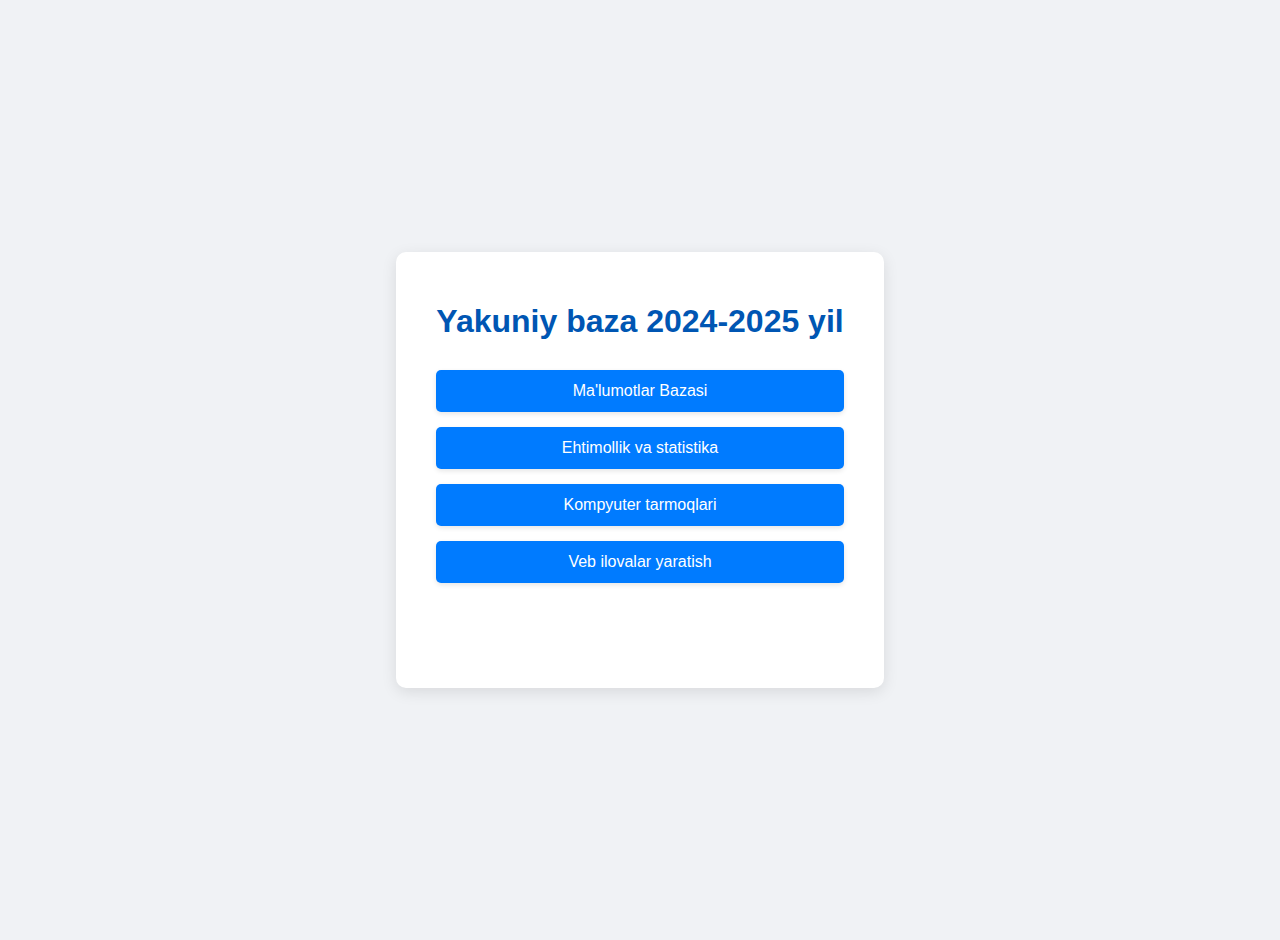
<file: index.html>
<!DOCTYPE html>
<html lang="uz">
<head>
    <meta charset="UTF-8">
    <meta name="viewport" content="width=device-width, initial-scale=1.0">
    <title>Oddiy Tugmalar Sahifasi</title>
    <link rel="stylesheet" href="boshsahifa.css">
</head>
<body>
    <div class="page-container">
        <h1> Yakuniy baza 2024-2025 yil </h1>
        <div class="button-wrapper">
            <button class="simple-button" id="button1"><a href="malumotlarbazasi.html">Ma'lumotlar Bazasi</a></button>
            <button class="simple-button" id="button2"><a href="extimolik.html ">Ehtimollik va statistika</a> </button>
            <button class="simple-button" id="button3">Kompyuter tarmoqlari </button>
            <button class="simple-button" id="button4">Veb ilovalar yaratish</button>
        </div>

        <div id="message-area" class="message-area">
          
        </div>
    </div>

    <script >
        document.addEventListener('DOMContentLoaded', function() {
    const buttons = document.querySelectorAll('.simple-button');
    const messageArea = document.getElementById('message-area');

    buttons.forEach(button => {
        button.addEventListener('click', function() {
            const buttonText = this.textContent;
            const message = `Siz "${buttonText}" tugmasini bosdingiz!`;

            console.log(message);

            if (messageArea) {
                messageArea.textContent = message;
            }

         
        });
    });
});
    </script>
</body>
</html>
</file>
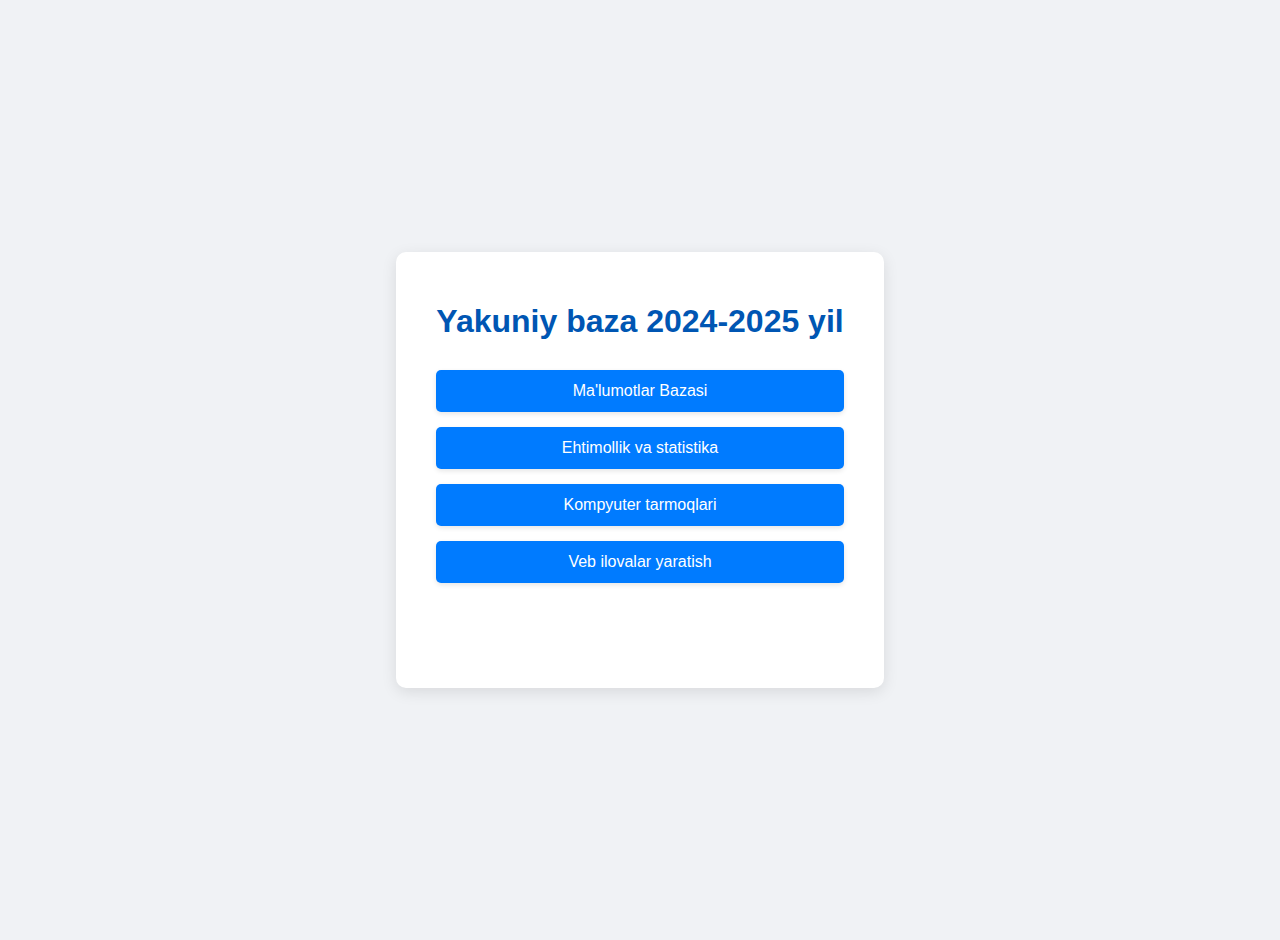
<file: boshsahifa.html>
<!DOCTYPE html>
<html lang="uz">
<head>
    <meta charset="UTF-8">
    <meta name="viewport" content="width=device-width, initial-scale=1.0">
    <title>Oddiy Tugmalar Sahifasi</title>
    <link rel="stylesheet" href="boshsahifa.css">
</head>
<body>
    <div class="page-container">
        <h1> Yakuniy baza 2024-2025 yil </h1>
        <div class="button-wrapper">
            <button class="simple-button" id="button1"><a href="https://orifjon913.netlify.app/">Ma'lumotlar Bazasi</a></button>
            <button class="simple-button" id="button2"><a href="extimolik.html ">Ehtimollik va statistika</a> </button>
            <button class="simple-button" id="button3">Kompyuter tarmoqlari </button>
            <button class="simple-button" id="button4">Veb ilovalar yaratish</button>
        </div>

        <div id="message-area" class="message-area">
          
        </div>
    </div>

    <script >
        document.addEventListener('DOMContentLoaded', function() {
    const buttons = document.querySelectorAll('.simple-button');
    const messageArea = document.getElementById('message-area');

    buttons.forEach(button => {
        button.addEventListener('click', function() {
            const buttonText = this.textContent;
            const message = `Siz "${buttonText}" tugmasini bosdingiz!`;

            console.log(message);

            if (messageArea) {
                messageArea.textContent = message;
            }

         
        });
    });
});
    </script>
</body>
</html>
</file>
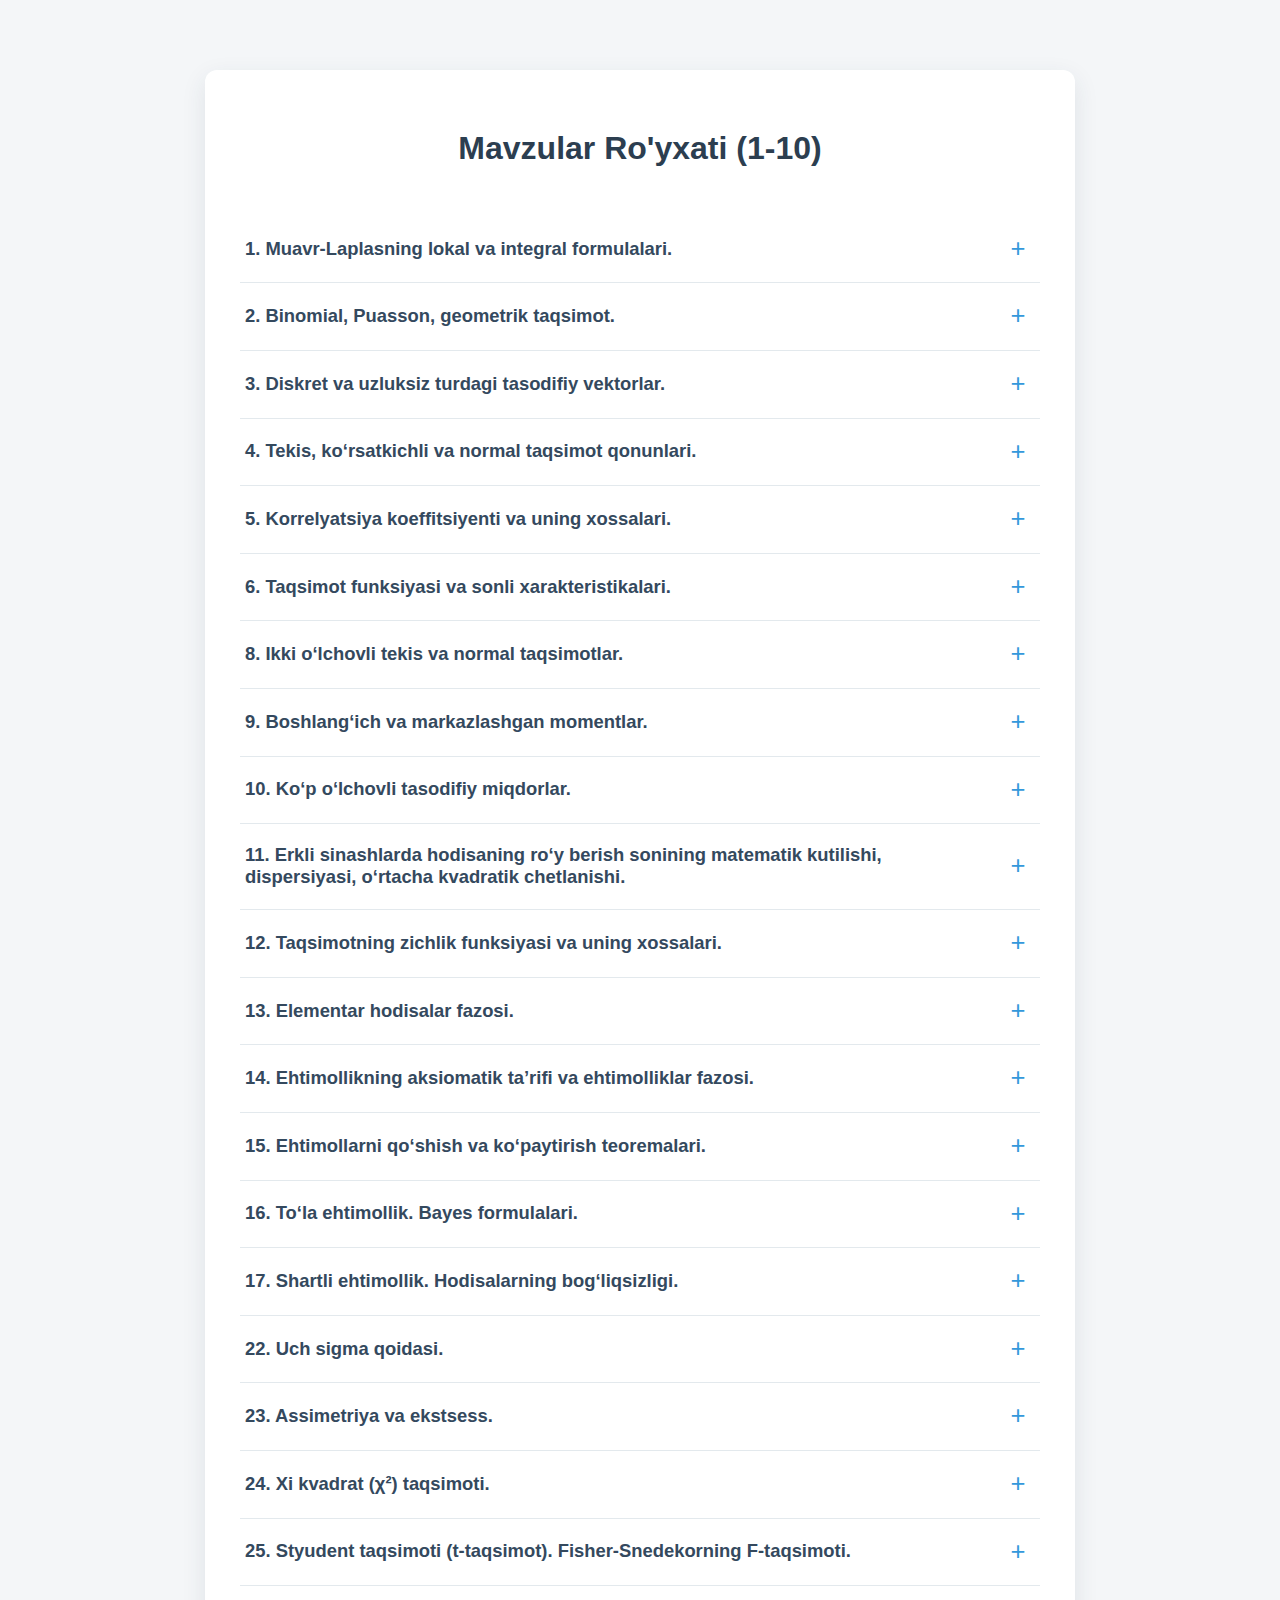
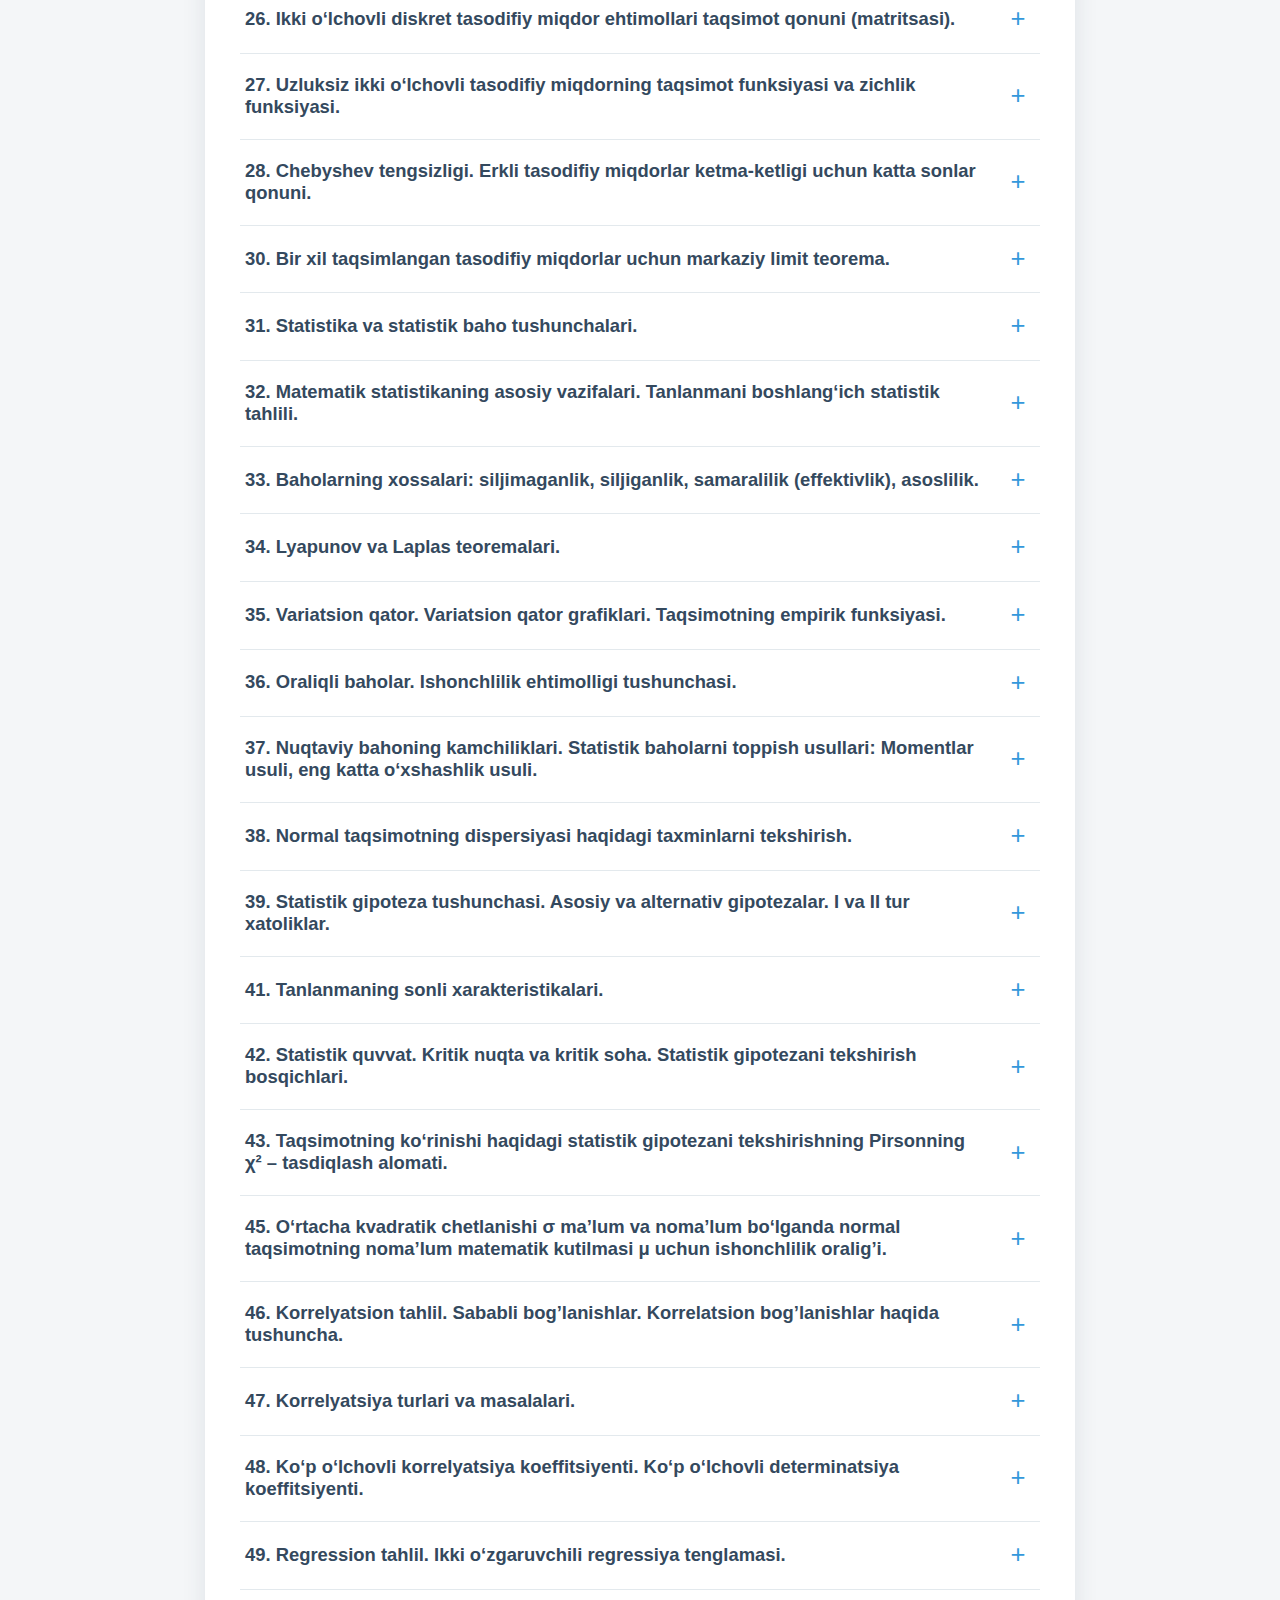
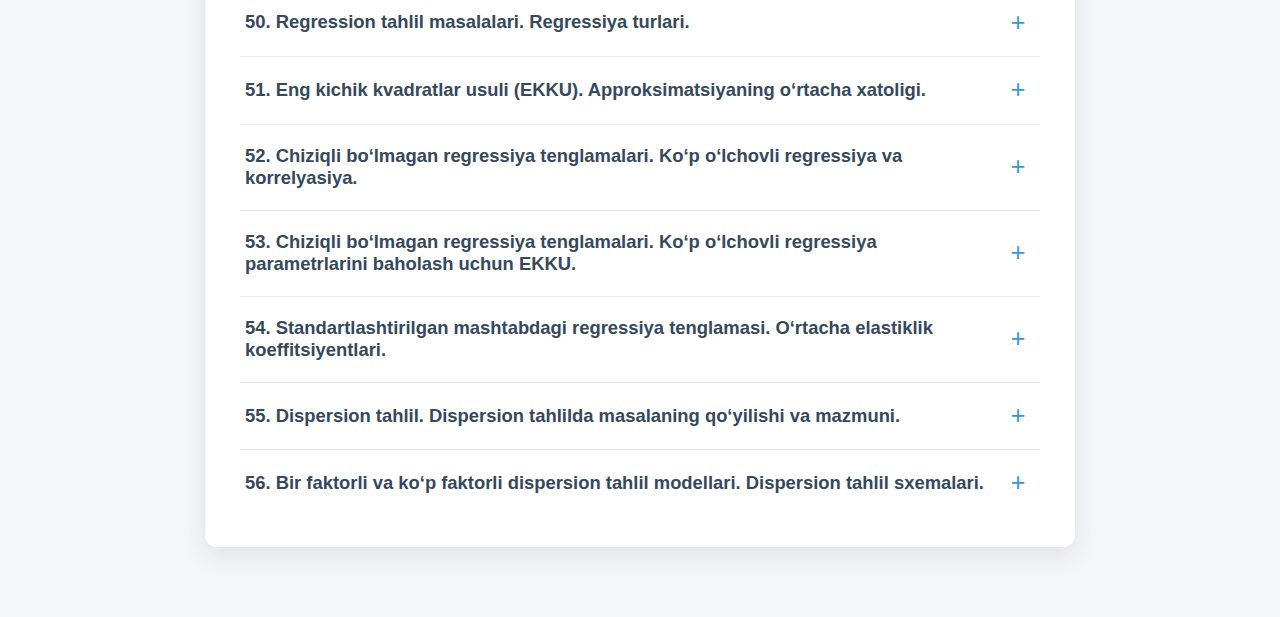
<file: extimolik.html>
<!DOCTYPE html>
<html lang="uz">
<head>
    <meta charset="UTF-8">
    <meta name="viewport" content="width=device-width, initial-scale=1.0">
    <link rel="stylesheet" href="extimolik.css"> <!-- Sizning maxsus uslublaringiz -->
    <title>Ehtimollar Nazariyasi va Matematik Statistika (1-10)</title>
</head>
<body>

    <div class="accordion-container">
        <h1>Mavzular Ro'yxati (1-10)</h1>

        <!-- 1-MAVZU (va 19) BOSHLANISHI -->
        <div class="accordion-item">
            <button class="accordion-button" aria-expanded="false">
                <span class="accordion-title">1. Muavr-Laplasning lokal va integral formulalari.</span>
                <span class="accordion-icon open-icon">+</span>
                <span class="accordion-icon close-icon">×</span>
            </button>
            <div class="accordion-content">
                <div class="accordion-content-inner">
                    <p>Muavr-Laplas formulalari <strong>n</strong> ta erkli Bernulli sinovlarida hodisaning aynan <strong>k</strong> marta ro'y berish ehtimolligini topish uchun ishlatiladi, ayniqsa <strong>n</strong> katta bo'lganda.</p>

                    <h5>Muavr-Laplasning lokal teoremasi</h5>
                    <p><strong>n</strong> katta, <strong>p</strong> ehtimollik o'zgarmas va 0 yoki 1 ga juda yaqin bo'lmaganda (odatda npq > 9) qo'llaniladi.</p>
                    <pre class="formula">Pₙ(k) ≈ (1 / √(npq)) * φ(x)</pre>
                    <p>Bu yerda:</p>
                    <ul>
                        <li><strong>Pₙ(k)</strong> – hodisaning <strong>n</strong> ta sinovda aynan <strong>k</strong> marta ro'y berish ehtimolligi.</li>
                        <li><strong>n</strong> – sinovlarning umumiy soni.</li>
                        <li><strong>k</strong> – hodisaning ro'y berishlar soni.</li>
                        <li><strong>p</strong> – bitta sinovda hodisaning ro'y berish ehtimolligi.</li>
                        <li><strong>q</strong> = 1 - p – bitta sinovda hodisaning ro'y bermaslik ehtimolligi.</li>
                        <li><strong>x</strong> = (k - np) / √(npq) – normallashtirilgan chetlanish.</li>
                        <li><strong>φ(x)</strong> = (1 / √(2π)) * e<sup>-x²/2</sup> – standart normal taqsimot zichlik funksiyasi (Gauss funksiyasi). Bu funksiyaning qiymatlari odatda jadvallardan olinadi.</li>
                    </ul>

                    <h5>Muavr-Laplasning integral teoremasi</h5>
                    <p>Hodisaning ro'y berishlar soni <strong>k</strong> ning <strong>k₁</strong> dan <strong>k₂</strong> gacha (shu jumladan) oraliqda bo'lish ehtimolligini topish uchun ishlatiladi, lokal teorema shartlari bajarilganda.</p>
                    <pre class="formula">Pₙ(k₁ ≤ k ≤ k₂) ≈ Φ(x₂) - Φ(x₁)</pre>
                    <p>Bu yerda:</p>
                    <ul>
                        <li><strong>Pₙ(k₁ ≤ k ≤ k₂)</strong> – muvaffaqiyatlar sonining k₁ dan kam bo'lmasligi va k₂ dan ko'p bo'lmasligi ehtimolligi.</li>
                        <li><strong>x₁</strong> = (k₁ - np) / √(npq)</li>
                        <li><strong>x₂</strong> = (k₂ - np) / √(npq)</li>
                        <li><strong>Φ(x)</strong> = (1 / √(2π)) * ∫<sub>-∞</sub><sup>x</sup> e<sup>-t²/2</sup> dt – Laplas funksiyasi (standart normal taqsimot funksiyasi). Uning qiymatlari ham jadvallardan olinadi.</li>
                        <li>Ko'pincha normallashtirilgan Laplas funksiyasi <strong>Φ₀(x)</strong> = Φ(x) - 0.5 ishlatiladi, bunda Φ₀(x) = (1 / √(2π)) * ∫<sub>0</sub><sup>x</sup> e<sup>-t²/2</sup> dt.
                        Bu holda formula quyidagicha ko'rinish oladi:</li>
                    </ul>
                    <pre class="formula">Pₙ(k₁ ≤ k ≤ k₂) ≈ Φ₀(x₂) - Φ₀(x₁)</pre>
                    <p><em>Eslatma: Φ₀(x) funksiyasidan foydalanilganda, agar argument manfiy bo'lsa, Φ₀(-x) = -Φ₀(x) xossasidan foydalaniladi.</em></p>
                </div>
            </div>
        </div>
        <!-- 1-MAVZU TUGASHI -->

        <!-- 2-MAVZU (va 20) BOSHLANISHI -->
        <div class="accordion-item">
            <button class="accordion-button" aria-expanded="false">
                <span class="accordion-title">2. Binomial, Puasson, geometrik taqsimot.</span>
                <span class="accordion-icon open-icon">+</span>
                <span class="accordion-icon close-icon">×</span>
            </button>
            <div class="accordion-content">
                <div class="accordion-content-inner">
                    <h5>Binomial taqsimot (Bernulli formulasi)</h5>
                    <p><strong>n</strong> ta erkli sinashda hodisaning aynan <strong>k</strong> marta ro'y berish ehtimolligi.</p>
                    <pre class="formula">Pₙ(k) = Cₙ<sup>k</sup> * p<sup>k</sup> * q<sup>(n-k)</sup></pre>
                    <p>Bu yerda Cₙ<sup>k</sup> = n! / (k! * (n-k)!) – binomial koeffitsiyent.</p>
                    <ul>
                        <li>Matematik kutilma: M(X) = E(X) = np</li>
                        <li>Dispersiya: D(X) = Var(X) = npq</li>
                    </ul>

                    <h5>Puasson taqsimoti</h5>
                    <p>Vaqt yoki fazoning ma'lum bir intervalida kam uchraydigan hodisalarning ro'y berish soni uchun taqsimot (<strong>n</strong> katta, <strong>p</strong> kichik, λ = np o'zgarmas).</p>
                    <pre class="formula">P<sub>m</sub>(k) = (λ<sup>k</sup> / k!) * e<sup>-λ</sup></pre>
                    <p>Bu yerda λ – hodisaning o'rtacha ro'y berish soni (intensivlik).</p>
                    <ul>
                        <li>Matematik kutilma: M(X) = λ</li>
                        <li>Dispersiya: D(X) = λ</li>
                    </ul>

                    <h5>Geometrik taqsimot</h5>
                    <p>Erkli Bernulli sinashlarida birinchi muvaffaqiyatli hodisa ro'y berguncha bo'lgan sinashlar soni (<strong>k</strong>) uchun taqsimot.</p>
                    <pre class="formula">P(X=k) = (1-p)<sup>(k-1)</sup> * p = q<sup>(k-1)</sup> * p</pre>
                    <p>Bu yerda k = 1, 2, 3, ...</p>
                    <ul>
                        <li>Matematik kutilma: M(X) = 1/p</li>
                        <li>Dispersiya: D(X) = q/p² = (1-p)/p²</li>
                    </ul>
                </div>
            </div>
        </div>
        <!-- 2-MAVZU TUGASHI -->

        <!-- 3-MAVZU (va 18) BOSHLANISHI -->
        <div class="accordion-item">
            <button class="accordion-button" aria-expanded="false">
                <span class="accordion-title">3. Diskret va uzluksiz turdagi tasodifiy vektorlar.</span>
                <span class="accordion-icon open-icon">+</span>
                <span class="accordion-icon close-icon">×</span>
            </button>
            <div class="accordion-content">
                <div class="accordion-content-inner">
                    <p>Tasodifiy vektor – bir nechta tasodifiy miqdorlardan tashkil topgan vektor.</p>
                    <h5>Diskret tasodifiy vektor (X, Y)</h5>
                    <p>Har bir komponentasi diskret tasodifiy miqdor. Taqsimot qonuni ehtimollar matritsasi bilan beriladi:</p>
                    <pre class="formula">P(X=xᵢ, Y=yⱼ) = pᵢⱼ,  bu yerda ΣᵢΣⱼ pᵢⱼ = 1.</pre>
                    <p>Marginal taqsimotlar:</p>
                    <ul>
                        <li>P(X=xᵢ) = p<sub>i.</sub> = Σⱼ pᵢⱼ</li>
                        <li>P(Y=yⱼ) = p<sub>.j</sub> = Σᵢ pᵢⱼ</li>
                    </ul>
                    <p>Komponentalarning bog'liqsizligi sharti: pᵢⱼ = p<sub>i.</sub> * p<sub>.j</sub> barcha i, j uchun.</p>

                    <h5>Uzluksiz tasodifiy vektor (X, Y)</h5>
                    <p>Birgalikdagi taqsimot funksiyasi F(x, y) = P(X < x, Y < y) bilan yoki birgalikdagi zichlik funksiyasi f(x, y) bilan tavsiflanadi.</p>
                    <pre class="formula">f(x, y) = ∂²F(x, y) / (∂x∂y)</pre>
                    <pre class="formula">∫<sub>-∞</sub><sup>∞</sup>∫<sub>-∞</sub><sup>∞</sup> f(x, y) dx dy = 1</pre>
                    <p>Marginal zichlik funksiyalari:</p>
                    <ul>
                        <li>f<sub>X</sub>(x) = ∫<sub>-∞</sub><sup>∞</sup> f(x, y) dy</li>
                        <li>f<sub>Y</sub>(y) = ∫<sub>-∞</sub><sup>∞</sup> f(x, y) dx</li>
                    </ul>
                    <p>Komponentalarning bog'liqsizligi sharti: f(x, y) = f<sub>X</sub>(x) * f<sub>Y</sub>(y) barcha x, y uchun.</p>
                </div>
            </div>
        </div>
        <!-- 3-MAVZU TUGASHI -->

        <!-- 4-MAVZU (va 21) BOSHLANISHI -->
        <div class="accordion-item">
            <button class="accordion-button" aria-expanded="false">
                <span class="accordion-title">4. Tekis, ko‘rsatkichli va normal taqsimot qonunlari.</span>
                <span class="accordion-icon open-icon">+</span>
                <span class="accordion-icon close-icon">×</span>
            </button>
            <div class="accordion-content">
                <div class="accordion-content-inner">
                    <h5>Tekis taqsimot (Uzluksiz)</h5>
                    <p>Tasodifiy miqdor [a, b] oraliqda bir xil ehtimollik bilan qiymatlar qabul qiladi.</p>
                    <p>Zichlik funksiyasi:</p>
                    <pre class="formula">f(x) = { 1 / (b-a),  agar a ≤ x ≤ b
     { 0,          agar x < a yoki x > b</pre>
                    <p>Taqsimot funksiyasi:</p>
                    <pre class="formula">F(x) = { 0,               agar x < a
     { (x-a) / (b-a),   agar a ≤ x ≤ b
     { 1,               agar x > b</pre>
                    <ul>
                        <li>Matematik kutilma: M(X) = (a+b)/2</li>
                        <li>Dispersiya: D(X) = (b-a)²/12</li>
                    </ul>

                    <h5>Ko‘rsatkichli (Eksponensial) taqsimot</h5>
                    <p>Hodisalar orasidagi kutish vaqti yoki biror qurilmaning xizmat qilish muddati uchun taqsimot.</p>
                    <p>Zichlik funksiyasi (λ > 0):</p>
                    <pre class="formula">f(x) = { λ * e<sup>-λx</sup>,  agar x ≥ 0
     { 0,          agar x < 0</pre>
                    <p>Taqsimot funksiyasi:</p>
                    <pre class="formula">F(x) = { 1 - e<sup>-λx</sup>,  agar x ≥ 0
     { 0,            agar x < 0</pre>
                    <ul>
                        <li>Matematik kutilma: M(X) = 1/λ</li>
                        <li>Dispersiya: D(X) = 1/λ²</li>
                    </ul>

                    <h5>Normal taqsimot (Gauss taqsimoti)</h5>
                    <p>Tabiatda va texnikada eng ko'p uchraydigan taqsimot. Parametrlari μ (matematik kutilma) va σ² (dispersiya).</p>
                    <p>Zichlik funksiyasi:</p>
                    <pre class="formula">f(x) = (1 / (σ√(2π))) * e<sup>(-(x-μ)² / (2σ²))</sup></pre>
                    <p>Taqsimot funksiyasi analitik ko'rinishda ifodalanmaydi, Laplas funksiyasi Φ(x) orqali hisoblanadi. Agar X ~ N(μ, σ²), u holda Z = (X-μ)/σ ~ N(0,1) (standart normal taqsimot).</p>
                    <pre class="formula">P(X < x) = Φ((x-μ)/σ)</pre>
                    <ul>
                        <li>Matematik kutilma: M(X) = μ</li>
                        <li>Dispersiya: D(X) = σ²</li>
                    </ul>
                </div>
            </div>
        </div>
        <!-- 4-MAVZU TUGASHI -->

        <!-- 5-MAVZU (va 29, 44 qisman) BOSHLANISHI -->
        <div class="accordion-item">
            <button class="accordion-button" aria-expanded="false">
                <span class="accordion-title">5. Korrelyatsiya koeffitsiyenti va uning xossalari.</span>
                <span class="accordion-icon open-icon">+</span>
                <span class="accordion-icon close-icon">×</span>
            </button>
            <div class="accordion-content">
                <div class="accordion-content-inner">
                    <p>Ikki tasodifiy miqdor orasidagi chiziqli bog'liqlik darajasini va yo'nalishini o'lchaydi.</p>
                    <pre class="formula">ρ<sub>XY</sub> = r<sub>XY</sub> = Cov(X,Y) / (σ<sub>X</sub> * σ<sub>Y</sub>)</pre>
                    <p>Bu yerda:</p>
                    <ul>
                        <li><strong>Cov(X,Y)</strong> = M[(X - M(X))(Y - M(Y))] = M(XY) - M(X)M(Y) – kovariatsiya.</li>
                        <li><strong>σ<sub>X</sub></strong> = √D(X) – X ning standart chetlanishi.</li>
                        <li><strong>σ<sub>Y</sub></strong> = √D(Y) – Y ning standart chetlanishi.</li>
                    </ul>
                    <h5>Xossalari:</h5>
                    <ol>
                        <li>|ρ<sub>XY</sub>| ≤ 1 (ya'ni -1 ≤ ρ<sub>XY</sub> ≤ 1).</li>
                        <li>Agar X va Y bog'liqsiz bo'lsa, ρ<sub>XY</sub> = 0 (lekin aksincha har doim ham to'g'ri emas, ρ<sub>XY</sub> = 0 bo'lishi chiziqli bog'liqlik yo'qligini bildiradi, ammo boshqa turdagi bog'liqlik bo'lishi mumkin).</li>
                        <li>Agar Y = aX + b (a ≠ 0) chiziqli bog'liqlik bo'lsa, |ρ<sub>XY</sub>| = 1.
                            <ul>
                                <li>Agar a > 0 bo'lsa, ρ<sub>XY</sub> = 1 (to'g'ri chiziqli bog'liqlik).</li>
                                <li>Agar a < 0 bo'lsa, ρ<sub>XY</sub> = -1 (teskari chiziqli bog'liqlik).</li>
                            </ul>
                        </li>
                        <li>ρ<sub>XX</sub> = 1.</li>
                        <li>ρ<sub>XY</sub> = ρ<sub>YX</sub>.</li>
                    </ol>
                    <p><em>Uzluksiz tasodifiy miqdorlar uchun ham formulalar va xossalar o'rinli, faqat matematik kutilma va dispersiyani hisoblashda integrallardan foydalaniladi.</em></p>
                </div>
            </div>
        </div>
        <!-- 5-MAVZU TUGASHI -->

        <!-- 6-MAVZU (va 7) BOSHLANISHI -->
        <div class="accordion-item">
            <button class="accordion-button" aria-expanded="false">
                <span class="accordion-title">6. Taqsimot funksiyasi va sonli xarakteristikalari.</span>
                <span class="accordion-icon open-icon">+</span>
                <span class="accordion-icon close-icon">×</span>
            </button>
            <div class="accordion-content">
                <div class="accordion-content-inner">
                    <h5>Taqsimot funksiyasi (Integral taqsimot funksiyasi, CDF)</h5>
                    <p><strong>F(x) = P(X < x)</strong> – tasodifiy miqdor X ning x dan kichik qiymat qabul qilish ehtimolligi.</p>
                    <p>Xossalari:</p>
                    <ol>
                        <li>0 ≤ F(x) ≤ 1.</li>
                        <li>F(x) kamaymaydigan funksiya (x₂ > x₁ bo'lsa, F(x₂) ≥ F(x₁)).</li>
                        <li>lim <sub>x→-∞</sub> F(x) = 0.</li>
                        <li>lim <sub>x→+∞</sub> F(x) = 1.</li>
                        <li>P(a ≤ X < b) = F(b) - F(a).</li>
                        <li>F(x) chapdan uzluksiz funksiya.</li>
                    </ol>

                    <h5>Sonli xarakteristikalar</h5>
                    <ul>
                        <li><strong>Matematik kutilma (O'rtacha qiymat): M(X) yoki E(X)</strong>
                            <ul>
                                <li>Diskret X uchun: <pre class="formula">M(X) = Σ xᵢ * pᵢ</pre></li>
                                <li>Uzluksiz X uchun: <pre class="formula">M(X) = ∫<sub>-∞</sub><sup>∞</sup> x * f(x) dx</pre></li>
                            </ul>
                        </li>
                        <li><strong>Dispersiya (Yoyilma o'lchovi): D(X) yoki Var(X)</strong>
                            <pre class="formula">D(X) = M[(X - M(X))²]</pre>
                            <ul>
                                <li>Diskret X uchun: <pre class="formula">D(X) = Σ (xᵢ - M(X))² * pᵢ = M(X²) - (M(X))²</pre></li>
                                <li>Uzluksiz X uchun: <pre class="formula">D(X) = ∫<sub>-∞</sub><sup>∞</sup> (x - M(X))² * f(x) dx = M(X²) - (M(X))²</pre></li>
                                <li>(Bu yerda M(X²) = Σ xᵢ² * pᵢ yoki M(X²) = ∫<sub>-∞</sub><sup>∞</sup> x² * f(x) dx)</li>
                            </ul>
                        </li>
                        <li><strong>O‘rtacha kvadratik chetlanish (Standart chetlanish): σ(X)</strong>
                            <pre class="formula">σ(X) = √D(X)</pre>
                        </li>
                        <li><strong>Moda (Mo):</strong> Eng katta ehtimollik (diskret uchun) yoki zichlik funksiyasi maksimumga erishadigan qiymat (uzluksiz uchun).</li>
                        <li><strong>Mediana (Me):</strong> Taqsimotni teng ikkiga bo'luvchi qiymat: F(Me) = 0.5.</li>
                        <li><strong>Momentlar:</strong> (9-mavzuga qarang)</li>
                    </ul>
                </div>
            </div>
        </div>
        <!-- 6-MAVZU TUGASHI -->
        
        <!-- 8-MAVZU BOSHLANISHI -->
        <div class="accordion-item">
            <button class="accordion-button" aria-expanded="false">
                <span class="accordion-title">8. Ikki o‘lchovli tekis va normal taqsimotlar.</span>
                <span class="accordion-icon open-icon">+</span>
                <span class="accordion-icon close-icon">×</span>
            </button>
            <div class="accordion-content">
                <div class="accordion-content-inner">
                    <h5>Ikki o‘lchovli tekis taqsimot</h5>
                    <p>(X, Y) tasodifiy vektor D sohada (chegaralangan yassi figura) tekis taqsimlangan bo'lsa, uning birgalikdagi zichlik funksiyasi:</p>
                    <pre class="formula">f(x,y) = { 1 / S(D),  agar (x,y) ∈ D
     { 0,          agar (x,y) ∉ D</pre>
                    <p>Bu yerda S(D) – D sohaning yuzasi.</p>

                    <h5>Ikki o‘lchovli normal taqsimot</h5>
                    <p>Parametrlari: μ<sub>x</sub>, μ<sub>y</sub> (komponentalarning matematik kutilmalari), σ<sub>x</sub>², σ<sub>y</sub>² (komponentalarning dispersiyalari), ρ (komponentalar orasidagi korrelyatsiya koeffitsiyenti).</p>
                    <p>Zichlik funksiyasi ancha murakkab:</p>
                    <pre class="formula">f(x,y) = [1 / (2πσ<sub>x</sub>σ<sub>y</sub>√(1-ρ²))] * exp{-[1 / (2(1-ρ²))] * [((x-μ<sub>x</sub>)/σ<sub>x</sub>)² - 2ρ((x-μ<sub>x</sub>)/σ<sub>x</sub>)((y-μ<sub>y</sub>)/σ<sub>y</sub>) + ((y-μ<sub>y</sub>)/σ<sub>y</sub>)²]}</pre>
                    <ul>
                        <li>Marginal taqsimotlar ham normal bo'ladi: X ~ N(μ<sub>x</sub>, σ<sub>x</sub>²), Y ~ N(μ<sub>y</sub>, σ<sub>y</sub>²)</li>
                        <li>Agar ρ = 0 bo'lsa, X va Y bog'liqsiz bo'ladi (bu normal taqsimotning muhim xususiyati).</li>
                    </ul>
                </div>
            </div>
        </div>
        <!-- 8-MAVZU TUGASHI -->

        <!-- 9-MAVZU BOSHLANISHI -->
        <div class="accordion-item">
            <button class="accordion-button" aria-expanded="false">
                <span class="accordion-title">9. Boshlang‘ich va markazlashgan momentlar.</span>
                <span class="accordion-icon open-icon">+</span>
                <span class="accordion-icon close-icon">×</span>
            </button>
            <div class="accordion-content">
                <div class="accordion-content-inner">
                    <h5>k-tartibli boshlang‘ich moment (α<sub>k</sub>)</h5>
                    <pre class="formula">α<sub>k</sub> = M(X<sup>k</sup>)</pre>
                    <ul>
                        <li>Diskret X uchun: <pre class="formula">α<sub>k</sub> = Σ xᵢ<sup>k</sup> * pᵢ</pre></li>
                        <li>Uzluksiz X uchun: <pre class="formula">α<sub>k</sub> = ∫<sub>-∞</sub><sup>∞</sup> x<sup>k</sup> * f(x) dx</pre></li>
                    </ul>
                    <p>α₁ = M(X) – matematik kutilma.</p>

                    <h5>k-tartibli markazlashgan moment (μ<sub>k</sub>)</h5>
                    <pre class="formula">μ<sub>k</sub> = M[(X - M(X))<sup>k</sup>]</pre>
                    <ul>
                        <li>Diskret X uchun: <pre class="formula">μ<sub>k</sub> = Σ (xᵢ - M(X))<sup>k</sup> * pᵢ</pre></li>
                        <li>Uzluksiz X uchun: <pre class="formula">μ<sub>k</sub> = ∫<sub>-∞</sub><sup>∞</sup> (x - M(X))<sup>k</sup> * f(x) dx</pre></li>
                    </ul>
                    <p>μ₁ = 0</p>
                    <p>μ₂ = D(X) – dispersiya.</p>
                </div>
            </div>
        </div>
        <!-- 9-MAVZU TUGASHI -->
        
        <!-- 10-MAVZU BOSHLANISHI -->
        <div class="accordion-item">
            <button class="accordion-button" aria-expanded="false">
                <span class="accordion-title">10. Ko‘p o‘lchovli tasodifiy miqdorlar.</span>
                <span class="accordion-icon open-icon">+</span>
                <span class="accordion-icon close-icon">×</span>
            </button>
            <div class="accordion-content">
                <div class="accordion-content-inner">
                    <p>Bu umumiy tushuncha, <strong>n</strong> ta tasodifiy miqdor (X₁, X₂, ..., Xₙ) dan iborat vektor.</p>
                    <ul>
                        <li>Birgalikdagi taqsimot funksiyasi: <pre class="formula">F(x₁, ..., xₙ) = P(X₁ < x₁, ..., Xₙ < xₙ)</pre></li>
                        <li>Uzluksiz holda birgalikdagi zichlik funksiyasi: <pre class="formula">f(x₁, ..., xₙ)</pre></li>
                        <li>Matematik kutilmalar vektori: <pre class="formula">M = (M(X₁), ..., M(Xₙ))</pre></li>
                        <li>Kovariatsion matritsa (Σ): Elementlari σᵢⱼ = Cov(Xᵢ, Xⱼ). Diagonal elementlar dispersiyalar: σᵢᵢ = D(Xᵢ).
                            <pre class="formula">Σ = ||Cov(Xᵢ, Xⱼ)||</pre>
                        </li>
                    </ul>
                </div>
            </div>
        </div>
        <!-- 10-MAVZU TUGASHI -->
        <!-- 11-MAVZU BOSHLANISHI -->
        <div class="accordion-item">
            <button class="accordion-button" aria-expanded="false">
                <span class="accordion-title">11. Erkli sinashlarda hodisaning ro‘y berish sonining matematik kutilishi, dispersiyasi, o‘rtacha kvadratik chetlanishi.</span>
                <span class="accordion-icon open-icon">+</span>
                <span class="accordion-icon close-icon">×</span>
            </button>
            <div class="accordion-content">
                <div class="accordion-content-inner">
                    <p>Bu Binomial taqsimotga tegishli. Agar <strong>K</strong> – <strong>n</strong> ta erkli sinashda hodisaning ro'y berish soni bo'lsa (K ~ Bin(n,p)):</p>
                    <ul>
                        <li><strong>Matematik kutilishi:</strong> <pre class="formula">M(K) = np</pre></li>
                        <li><strong>Dispersiyasi:</strong> <pre class="formula">D(K) = npq</pre></li>
                        <li><strong>O‘rtacha kvadratik chetlanishi:</strong> <pre class="formula">σ(K) = √(npq)</pre></li>
                    </ul>
                    <p>Bu yerda <strong>n</strong> - sinashlar soni, <strong>p</strong> - bitta sinashda hodisaning ro'y berish ehtimolligi, <strong>q</strong> = 1-p.</p>
                </div>
            </div>
        </div>
        <!-- 11-MAVZU TUGASHI -->

        <!-- 12-MAVZU BOSHLANISHI -->
        <div class="accordion-item">
            <button class="accordion-button" aria-expanded="false">
                <span class="accordion-title">12. Taqsimotning zichlik funksiyasi va uning xossalari.</span>
                <span class="accordion-icon open-icon">+</span>
                <span class="accordion-icon close-icon">×</span>
            </button>
            <div class="accordion-content">
                <div class="accordion-content-inner">
                    <p>Uzluksiz tasodifiy miqdorlar uchun ishlatiladi. Zichlik funksiyasi (differensial taqsimot funksiyasi, PDF) <strong>f(x)</strong> bilan belgilanadi.</p>
                    <pre class="formula">f(x) = F'(x) = dF(x)/dx</pre>
                    <p>(Bu yerda F(x) – taqsimot funksiyasi)</p>
                    <h5>Xossalari:</h5>
                    <ol>
                        <li><strong>f(x) ≥ 0</strong> (manfiy bo'lmagan).</li>
                        <li><pre class="formula">∫<sub>-∞</sub><sup>∞</sup> f(x) dx = 1</pre> (barcha mumkin bo'lgan qiymatlar bo'yicha integral 1 ga teng).</li>
                        <li><pre class="formula">P(a ≤ X < b) = ∫<sub>a</sub><sup>b</sup> f(x) dx</pre></li>
                        <li><pre class="formula">F(x) = ∫<sub>-∞</sub><sup>x</sup> f(t) dt</pre></li>
                    </ol>
                </div>
            </div>
        </div>
        <!-- 12-MAVZU TUGASHI -->

        <!-- 13-MAVZU BOSHLANISHI -->
        <div class="accordion-item">
            <button class="accordion-button" aria-expanded="false">
                <span class="accordion-title">13. Elementar hodisalar fazosi.</span>
                <span class="accordion-icon open-icon">+</span>
                <span class="accordion-icon close-icon">×</span>
            </button>
            <div class="accordion-content">
                <div class="accordion-content-inner">
                    <p>Tasodifiy tajriba natijasida ro'y berishi mumkin bo'lgan barcha o'zaro birgalikda bo'lmagan (bir vaqtda ro'y bera olmaydigan) va yagona mumkin bo'lgan elementar (eng sodda) hodisalar to'plami. Odatda <strong>Ω</strong> (Omega) bilan belgilanadi.</p>
                    <p>Masalan:</p>
                    <ul>
                        <li>Tanga tashlanganda: Ω = {Gerb, Raqam}</li>
                        <li>O'yin soqqasi tashlanganda: Ω = {1, 2, 3, 4, 5, 6}</li>
                    </ul>
                </div>
            </div>
        </div>
        <!-- 13-MAVZU TUGASHI -->

        <!-- 14-MAVZU BOSHLANISHI -->
        <div class="accordion-item">
            <button class="accordion-button" aria-expanded="false">
                <span class="accordion-title">14. Ehtimollikning aksiomatik ta’rifi va ehtimolliklar fazosi.</span>
                <span class="accordion-icon open-icon">+</span>
                <span class="accordion-icon close-icon">×</span>
            </button>
            <div class="accordion-content">
                <div class="accordion-content-inner">
                    <p>Kolmogorov aksiomatikasi:</p>
                    <p>Elementar hodisalar fazosi <strong>Ω</strong> va unda aniqlangan hodisalar σ-algebrasi <strong>A</strong> berilgan bo'lsin. Har bir <strong>A ∈ A</strong> hodisaga <strong>P(A)</strong> soni (ehtimollik) mos qo'yiladi, agar quyidagi aksiomalar bajarilsa:</p>
                    <ol>
                        <li><strong>Manfiymaslik aksiomasi:</strong> P(A) ≥ 0 har qanday A ∈ A uchun.</li>
                        <li><strong>Normallanganlik aksiomasi:</strong> P(Ω) = 1 (muqarrar hodisaning ehtimolligi 1).</li>
                        <li><strong>Additivlik (hisobli additivlik) aksiomasi:</strong> Agar A₁, A₂, ..., Aₙ, ... juft-juft kesishmaydigan (birgalikda bo'lmagan) hodisalar bo'lsa (Aᵢ ∩ Aⱼ = ∅, i ≠ j), u holda:
                            <pre class="formula">P(∪<sub>i=1</sub><sup>∞</sup> Aᵢ) = Σ<sub>i=1</sub><sup>∞</sup> P(Aᵢ)</pre>
                        </li>
                    </ol>
                    <p>(Ω, A, P) uchligi <strong>ehtimolliklar fazosi</strong> deyiladi.</p>
                </div>
            </div>
        </div>
        <!-- 14-MAVZU TUGASHI -->

        <!-- 15-MAVZU BOSHLANISHI -->
        <div class="accordion-item">
            <button class="accordion-button" aria-expanded="false">
                <span class="accordion-title">15. Ehtimollarni qo‘shish va ko‘paytirish teoremalari.</span>
                <span class="accordion-icon open-icon">+</span>
                <span class="accordion-icon close-icon">×</span>
            </button>
            <div class="accordion-content">
                <div class="accordion-content-inner">
                    <h5>Qo‘shish teoremalari:</h5>
                    <ul>
                        <li>Birgalikda bo'lmagan A va B hodisalar uchun: <pre class="formula">P(A ∪ B) = P(A) + P(B)</pre></li>
                        <li>Ixtiyoriy (birgalikda bo'lishi mumkin bo'lgan) A va B hodisalar uchun: <pre class="formula">P(A ∪ B) = P(A) + P(B) - P(A ∩ B)</pre></li>
                        <li>Uchta hodisa uchun: <pre class="formula">P(A∪B∪C) = P(A)+P(B)+P(C) - P(A∩B)-P(A∩C)-P(B∩C) + P(A∩B∩C)</pre></li>
                    </ul>
                    <h5>Ko‘paytirish teoremalari (shartli ehtimollik bilan bog'liq):</h5>
                    <ul>
                        <li>Ixtiyoriy A va B hodisalar uchun:
                            <pre class="formula">P(A ∩ B) = P(A) * P(B|A)  (agar P(A) > 0)</pre>
                            <pre class="formula">P(A ∩ B) = P(B) * P(A|B)  (agar P(B) > 0)</pre>
                        </li>
                        <li>Bog'liqsiz A va B hodisalar uchun: <pre class="formula">P(A ∩ B) = P(A) * P(B)</pre></li>
                    </ul>
                </div>
            </div>
        </div>
        <!-- 15-MAVZU TUGASHI -->

        <!-- 16-MAVZU BOSHLANISHI -->
        <div class="accordion-item">
            <button class="accordion-button" aria-expanded="false">
                <span class="accordion-title">16. To‘la ehtimollik. Bayes formulalari.</span>
                <span class="accordion-icon open-icon">+</span>
                <span class="accordion-icon close-icon">×</span>
            </button>
            <div class="accordion-content">
                <div class="accordion-content-inner">
                    <h5>To‘la ehtimollik formulasi:</h5>
                    <p><strong>A</strong> hodisasi faqatgina birgalikda bo'lmagan va to'la guruhni tashkil etuvchi H₁, H₂, ..., Hₙ gipotezalardan biri bilan birgalikda ro'y berishi mumkin bo'lsin (ya'ni, Σ P(Hᵢ) = 1, Hᵢ ∩ Hⱼ = ∅). U holda <strong>A</strong> hodisasining to'la ehtimolligi:</p>
                    <pre class="formula">P(A) = Σ<sub>i=1</sub><sup>n</sup> P(Hᵢ) * P(A|Hᵢ)</pre>

                    <h5>Bayes formulalari (Gipotezalar ehtimolliklarini qayta baholash):</h5>
                    <p><strong>A</strong> hodisasi ro'y berganidan keyin H<sub>k</sub> gipotezaning aposterior (tajribadan keyingi) ehtimolligi:</p>
                    <pre class="formula">P(H<sub>k</sub>|A) = [P(H<sub>k</sub>) * P(A|H<sub>k</sub>)] / P(A)</pre>
                    <p>yoki</p>
                    <pre class="formula">P(H<sub>k</sub>|A) = [P(H<sub>k</sub>) * P(A|H<sub>k</sub>)] / [Σ<sub>i=1</sub><sup>n</sup> P(Hᵢ) * P(A|Hᵢ)]</pre>
                </div>
            </div>
        </div>
        <!-- 16-MAVZU TUGASHI -->

        <!-- 17-MAVZU BOSHLANISHI -->
        <div class="accordion-item">
            <button class="accordion-button" aria-expanded="false">
                <span class="accordion-title">17. Shartli ehtimollik. Hodisalarning bog‘liqsizligi.</span>
                <span class="accordion-icon open-icon">+</span>
                <span class="accordion-icon close-icon">×</span>
            </button>
            <div class="accordion-content">
                <div class="accordion-content-inner">
                    <h5>Shartli ehtimollik:</h5>
                    <p><strong>B</strong> hodisasi ro'y bergan sharti ostida <strong>A</strong> hodisasining ro'y berish ehtimolligi:</p>
                    <pre class="formula">P(A|B) = P(A ∩ B) / P(B),  bu yerda P(B) > 0.</pre>

                    <h5>Hodisalarning bog‘liqsizligi:</h5>
                    <p>Ikki <strong>A</strong> va <strong>B</strong> hodisa bog'liqsiz deyiladi, agar birining ro'y berishi ikkinchisining ro'y berish ehtimolligiga ta'sir qilmasa. Shartlar:</p>
                    <ol>
                        <li>P(A|B) = P(A) (agar P(B) > 0)</li>
                        <li>P(B|A) = P(B) (agar P(A) > 0)</li>
                        <li>P(A ∩ B) = P(A) * P(B) (eng umumiy va qulay shart)</li>
                    </ol>
                    <p>Uchta A, B, C hodisa juft-juft bog'liqsiz va birgalikda bog'liqsiz bo'lishi mumkin. Birgalikda bog'liqsizlik uchun:</p>
                    <pre class="formula">P(A∩B) = P(A)P(B); P(A∩C) = P(A)P(C); P(B∩C) = P(B)P(C);
P(A∩B∩C) = P(A)P(B)P(C).</pre>
                </div>
            </div>
        </div>
        <!-- 17-MAVZU TUGASHI -->

        <!-- 22-MAVZU BOSHLANISHI -->
        <div class="accordion-item">
            <button class="accordion-button" aria-expanded="false">
                <span class="accordion-title">22. Uch sigma qoidasi.</span>
                <span class="accordion-icon open-icon">+</span>
                <span class="accordion-icon close-icon">×</span>
            </button>
            <div class="accordion-content">
                <div class="accordion-content-inner">
                    <p>Normal taqsimlangan tasodifiy miqdor <strong>X</strong> uchun:</p>
                    <p>Tasodifiy miqdorning o'zining matematik kutilmasidan chetlanishi uchta standart chetlanish (<strong>3σ</strong>) dan oshmaslik ehtimolligi juda yuqori (taxminan 0.9973).</p>
                    <pre class="formula">P(|X - μ| < 3σ) ≈ 0.9973</pre>
                    <p>Bu qoida shuni anglatadiki, normal taqsimlangan miqdorning deyarli barcha qiymatlari (μ - 3σ, μ + 3σ) oralig'ida yotadi.</p>
                </div>
            </div>
        </div>
        <!-- 22-MAVZU TUGASHI -->

        <!-- 23-MAVZU BOSHLANISHI -->
        <div class="accordion-item">
            <button class="accordion-button" aria-expanded="false">
                <span class="accordion-title">23. Assimetriya va ekstsess.</span>
                <span class="accordion-icon open-icon">+</span>
                <span class="accordion-icon close-icon">×</span>
            </button>
            <div class="accordion-content">
                <div class="accordion-content-inner">
                    <p>Taqsimot shaklini xarakterlovchi ko'rsatkichlar.</p>
                    <h5>Assimmetriya koeffitsiyenti (Skewness, As)</h5>
                    <p>Taqsimotning simmetriya markaziga (odatda o'rtacha qiymat yoki moda) nisbatan nosimmetrikligini o'lchaydi.</p>
                    <pre class="formula">As = μ₃ / σ³</pre>
                    <p>Bu yerda μ₃ – uchinchi tartibli markazlashgan moment.</p>
                    <ul>
                        <li><strong>As = 0:</strong> Simmetrik taqsimot (masalan, normal).</li>
                        <li><strong>As > 0:</strong> O'ng tomonlama assimmetriya (taqsimot "dumi" o'ngga cho'zilgan).</li>
                        <li><strong>As < 0:</strong> Chap tomonlama assimmetriya (taqsimot "dumi" chapga cho'zilgan).</li>
                    </ul>

                    <h5>Ekstsress koeffitsiyenti (Kurtosis, Ex)</h5>
                    <p>Taqsimot "cho'qqisi"ning o'tkirligi yoki yassiligini normal taqsimotga nisbatan o'lchaydi.</p>
                    <pre class="formula">Ex = (μ₄ / σ⁴) - 3</pre>
                    <p>Bu yerda μ₄ – to'rtinchi tartibli markazlashgan moment. "-3" normal taqsimot uchun Ex = 0 bo'lishini ta'minlaydi.</p>
                    <ul>
                        <li><strong>Ex = 0:</strong> Normal cho'qqilik (mezokurtik).</li>
                        <li><strong>Ex > 0:</strong> O'tkir cho'qqili (leptokurtik).</li>
                        <li><strong>Ex < 0:</strong> Yassi cho'qqili (platikurtik).</li>
                    </ul>
                </div>
            </div>
        </div>
        <!-- 23-MAVZU TUGASHI -->
        
        <!-- 24-MAVZU BOSHLANISHI -->
        <div class="accordion-item">
            <button class="accordion-button" aria-expanded="false">
                <span class="accordion-title">24. Xi kvadrat (χ²) taqsimoti.</span>
                <span class="accordion-icon open-icon">+</span>
                <span class="accordion-icon close-icon">×</span>
            </button>
            <div class="accordion-content">
                <div class="accordion-content-inner">
                    <p>Bir nechta bog'liqsiz standart normal taqsimlangan tasodifiy miqdorlar kvadratlarining yig'indisi bilan bog'liq taqsimot. Muhim parametri – erkinlik darajasi (<strong>k</strong>).</p>
                    <p>Agar Z₁, Z₂, ..., Z<sub>k</sub> bog'liqsiz va Zᵢ ~ N(0,1) bo'lsa, u holda:</p>
                    <pre class="formula">χ²<sub>k</sub> = Σ<sub>i=1</sub><sup>k</sup> Zᵢ²</pre>
                    <p>Bu miqdor <strong>k</strong> erkinlik darajali χ²-taqsimotga ega.</p>
                    <ul>
                        <li>Matematik kutilma: M(χ²<sub>k</sub>) = k</li>
                        <li>Dispersiya: D(χ²<sub>k</sub>) = 2k</li>
                    </ul>
                    <p>Statistikada gipotezalarni tekshirishda (ayniqsa, Pirsonning moslik mezoni, dispersiyalar uchun ishonchlilik oraliqlari) keng qo'llaniladi.</p>
                </div>
            </div>
        </div>
        <!-- 24-MAVZU TUGASHI -->

        <!-- 25-MAVZU BOSHLANISHI -->
        <div class="accordion-item">
            <button class="accordion-button" aria-expanded="false">
                <span class="accordion-title">25. Styudent taqsimoti (t-taqsimot). Fisher-Snedekorning F-taqsimoti.</span>
                <span class="accordion-icon open-icon">+</span>
                <span class="accordion-icon close-icon">×</span>
            </button>
            <div class="accordion-content">
                <div class="accordion-content-inner">
                    <h5>Styudent taqsimoti (t-taqsimot)</h5>
                    <p>Standart normal taqsimlangan tasodifiy miqdorni, undan bog'liqsiz bo'lgan va χ²-taqsimotga ega miqdorning kvadrat ildiziga (erkinlik darajasiga bo'lingan holda) nisbati bilan bog'liq. Parametri – erkinlik darajasi (<strong>k</strong>).</p>
                    <p>Agar Z ~ N(0,1) va U ~ χ²<sub>k</sub>, va Z bilan U bog'liqsiz bo'lsa:</p>
                    <pre class="formula">T = Z / √(U/k)</pre>
                    <p><strong>T</strong> miqdori <strong>k</strong> erkinlik darajali Styudent taqsimotiga ega (T ~ t<sub>k</sub>).</p>
                    <ul>
                        <li>Matematik kutilma: M(T) = 0 (k > 1 uchun)</li>
                        <li>Dispersiya: D(T) = k / (k-2) (k > 2 uchun)</li>
                    </ul>
                    <p>Normal taqsimotga o'xshaydi, lekin "dumlari" qalinroq. Erkinlik darajasi ortishi bilan normal taqsimotga yaqinlashadi. Tanlanma o'rtachasi haqidagi gipotezalarni tekshirishda (dispersiya noma'lum bo'lganda) ishlatiladi.</p>

                    <h5>Fisher-Snedekorning F-taqsimoti</h5>
                    <p>Ikki bog'liqsiz, χ²-taqsimotga ega tasodifiy miqdorlarning (har biri o'z erkinlik darajasiga bo'lingan) nisbati bilan bog'liq. Parametrlari – <strong>k₁</strong> va <strong>k₂</strong> (surat va maxrajdagi χ²-miqdorlarning erkinlik darajalari).</p>
                    <p>Agar U₁ ~ χ²<sub>k1</sub> va U₂ ~ χ²<sub>k2</sub>, va U₁ bilan U₂ bog'liqsiz bo'lsa:</p>
                    <pre class="formula">F = (U₁/k₁) / (U₂/k₂)</pre>
                    <p><strong>F</strong> miqdori (<strong>k₁</strong>, <strong>k₂</strong>) erkinlik darajali F-taqsimotga ega (F ~ F(k₁, k₂)).</p>
                    <p>Ikki tanlanma dispersiyalarini taqqoslashda, regression tahlilda va dispersion tahlilda (ANOVA) keng qo'llaniladi.</p>
                </div>
            </div>
        </div>
        <!-- 25-MAVZU TUGASHI -->
        <!-- 26-MAVZU BOSHLANISHI -->
        <div class="accordion-item">
            <button class="accordion-button" aria-expanded="false">
                <span class="accordion-title">26. Ikki o‘lchovli diskret tasodifiy miqdor ehtimollari taqsimot qonuni (matritsasi).</span>
                <span class="accordion-icon open-icon">+</span>
                <span class="accordion-icon close-icon">×</span>
            </button>
            <div class="accordion-content">
                <div class="accordion-content-inner">
                    <p>(X, Y) diskret tasodifiy vektorning taqsimot qonuni quyidagi jadval (matritsa) ko'rinishida beriladi, bu yerda <strong>pᵢⱼ = P(X=xᵢ, Y=yⱼ)</strong>.</p>
                    <p>Jadval namunasi:</p>
                    <pre class="formula">
X \ Y  |  y₁   |  y₂   | ... |  y<sub>m</sub>   | p<sub>i.</sub> (X ning marginal ehtim.)
-------|-------|-------|-----|--------|---------------------------------
x₁     | p₁₁   | p₁₂   | ... | p₁<sub>m</sub>   | p₁.
x₂     | p₂₁   | p₂₂   | ... | p₂<sub>m</sub>   | p₂.
...    | ...   | ...   | ... | ...    | ...
x<sub>n</sub>    | p<sub>n1</sub>  | p<sub>n2</sub>  | ... | p<sub>nm</sub>   | p<sub>n.</sub>
-------|-------|-------|-----|--------|---------------------------------
p<sub>.j</sub> (Y ning marginal ehtim.) | p<sub>.1</sub>  | p<sub>.2</sub>  | ... | p<sub>.m</sub>   | Σpᵢⱼ = 1
                    </pre>
                    <p>Bu yerda:</p>
                    <ul>
                        <li><strong>p<sub>i.</sub> = Σ<sub>j=1</sub><sup>m</sup> pᵢⱼ</strong> (X ning marginal ehtimolliklari)</li>
                        <li><strong>p<sub>.j</sub> = Σ<sub>i=1</sub><sup>n</sup> pᵢⱼ</strong> (Y ning marginal ehtimolliklari)</li>
                    </ul>
                    <p>Shuningdek, Σ<sub>i</sub> p<sub>i.</sub> = 1 va Σ<sub>j</sub> p<sub>.j</sub> = 1 shartlari bajariladi.</p>
                </div>
            </div>
        </div>
        <!-- 26-MAVZU TUGASHI -->

        <!-- 27-MAVZU BOSHLANISHI -->
        <div class="accordion-item">
            <button class="accordion-button" aria-expanded="false">
                <span class="accordion-title">27. Uzluksiz ikki o‘lchovli tasodifiy miqdorning taqsimot funksiyasi va zichlik funksiyasi.</span>
                <span class="accordion-icon open-icon">+</span>
                <span class="accordion-icon close-icon">×</span>
            </button>
            <div class="accordion-content">
                <div class="accordion-content-inner">
                    <h5>Birgalikdagi taqsimot funksiyasi F(x,y)</h5>
                    <pre class="formula">F(x,y) = P(X < x, Y < y) = ∫<sub>-∞</sub><sup>x</sup> ∫<sub>-∞</sub><sup>y</sup> f(u,v) du dv</pre>
                    <h5>Birgalikdagi zichlik funksiyasi f(x,y)</h5>
                    <pre class="formula">f(x,y) = ∂²F(x,y) / (∂x∂y)</pre>
                    <p>Xossalari:</p>
                    <ol>
                        <li><strong>f(x,y) ≥ 0</strong></li>
                        <li><pre class="formula">∫<sub>-∞</sub><sup>∞</sup>∫<sub>-∞</sub><sup>∞</sup> f(x,y) dx dy = 1</pre></li>
                        <li><pre class="formula">P((X,Y) ∈ D) = ∬<sub>D</sub> f(x,y) dx dy</pre> (Bu yerda D - Oxy tekisligidagi biror soha)</li>
                    </ol>
                </div>
            </div>
        </div>
        <!-- 27-MAVZU TUGASHI -->

        <!-- 28-MAVZU BOSHLANISHI -->
        <div class="accordion-item">
            <button class="accordion-button" aria-expanded="false">
                <span class="accordion-title">28. Chebyshev tengsizligi. Erkli tasodifiy miqdorlar ketma-ketligi uchun katta sonlar qonuni.</span>
                <span class="accordion-icon open-icon">+</span>
                <span class="accordion-icon close-icon">×</span>
            </button>
            <div class="accordion-content">
                <div class="accordion-content-inner">
                    <h5>Chebyshev tengsizligi (umumiy ko'rinishi)</h5>
                    <p>M(X) va D(X) mavjud bo'lgan ixtiyoriy X tasodifiy miqdor uchun, har qanday ε > 0 uchun:</p>
                    <pre class="formula">P(|X - M(X)| ≥ ε) ≤ D(X) / ε²</pre>
                    <p>yoki ekvivalent ravishda:</p>
                    <pre class="formula">P(|X - M(X)| < ε) ≥ 1 - D(X) / ε²</pre>
                    <p>Bu tengsizlik tasodifiy miqdorning o'zining matematik kutilmasidan chetlanish ehtimolligini yuqoridan baholaydi.</p>

                    <h5>Katta sonlar qonuni</h5>
                    <p>Bu qonunlar guruhi shuni tasdiqlaydiki, ko'p sonli tasodifiy omillar ta'sirida o'rtacha natija deyarli tasodifiy bo'lmay qoladi va ma'lum bir deterministik qiymatga yaqinlashadi.</p>
                    <h6>Chebyshev teoremasi (Katta sonlar qonunining bir ko'rinishi):</h6>
                    <p>Agar X₁, X₂, ..., Xₙ juft-juft bog'liqsiz tasodifiy miqdorlar ketma-ketligi bo'lib, ularning dispersiyalari biror C > 0 soni bilan chegaralangan bo'lsa (D(Xᵢ) ≤ C), u holda har qanday ε > 0 uchun:</p>
                    <pre class="formula">lim <sub>n→∞</sub> P(|(Σ<sub>i=1</sub><sup>n</sup> Xᵢ)/n - (Σ<sub>i=1</sub><sup>n</sup> M(Xᵢ))/n| < ε) = 1</pre>
                    <p>Ya'ni, tasodifiy miqdorlar arifmetik o'rtachasi ularning matematik kutilmalarining arifmetik o'rtachasiga ehtimollik bo'yicha yaqinlashadi.</p>
                    <h6>Bernulli teoremasi (Katta sonlar qonunining xususiy holi):</h6>
                    <p><strong>n</strong> ta erkli sinashda <strong>A</strong> hodisasining ro'y berishlarining nisbiy chastotasi (<strong>m/n</strong>) hodisaning <strong>p</strong> ehtimolligiga ehtimollik bo'yicha yaqinlashadi:</p>
                    <pre class="formula">lim <sub>n→∞</sub> P(|m/n - p| < ε) = 1,  har qanday ε > 0 uchun.</pre>
                </div>
            </div>
        </div>
        <!-- 28-MAVZU TUGASHI -->

        <!-- 30-MAVZU BOSHLANISHI -->
        <div class="accordion-item">
            <button class="accordion-button" aria-expanded="false">
                <span class="accordion-title">30. Bir xil taqsimlangan tasodifiy miqdorlar uchun markaziy limit teorema.</span>
                <span class="accordion-icon open-icon">+</span>
                <span class="accordion-icon close-icon">×</span>
            </button>
            <div class="accordion-content">
                <div class="accordion-content-inner">
                    <p>Bu teorema shuni aytadiki, ko'p sonli bog'liqsiz (yoki zaif bog'liq) va bir xil taqsimlangan tasodifiy miqdorlarning yig'indisi (yoki arifmetik o'rtachasi) taxminan normal taqsimotga ega bo'ladi, boshlang'ich tasodifiy miqdorlarning taqsimotidan qat'iy nazar (ularning dispersiyasi chekli bo'lishi sharti bilan).</p>
                    <p>Agar X₁, X₂, ..., Xₙ – bog'liqsiz, bir xil taqsimlangan tasodifiy miqdorlar bo'lib, har birining matematik kutilmasi <strong>μ</strong> va dispersiyasi <strong>σ²</strong> (σ² > 0) bo'lsa, u holda Sₙ = X₁ + ... + Xₙ yig'indisi uchun (n → ∞ da):</p>
                    <pre class="formula">Zₙ = (Sₙ - nμ) / (σ√n)</pre>
                    <p>tasodifiy miqdorning taqsimot funksiyasi standart normal taqsimot funksiyasi Φ(z) ga intiladi:</p>
                    <pre class="formula">lim <sub>n→∞</sub> P(Zₙ < z) = Φ(z) = (1 / √(2π)) * ∫<sub>-∞</sub><sup>z</sup> e<sup>-t²/2</sup> dt</pre>
                    <p>Bu shuni anglatadiki, <strong>n</strong> katta bo'lganda Sₙ ≈ N(nμ, nσ²) yoki (ΣXᵢ)/n ≈ N(μ, σ²/n).</p>
                </div>
            </div>
        </div>
        <!-- 30-MAVZU TUGASHI -->

        <!-- 31-MAVZU BOSHLANISHI -->
        <div class="accordion-item">
            <button class="accordion-button" aria-expanded="false">
                <span class="accordion-title">31. Statistika va statistik baho tushunchalari.</span>
                <span class="accordion-icon open-icon">+</span>
                <span class="accordion-icon close-icon">×</span>
            </button>
            <div class="accordion-content">
                <div class="accordion-content-inner">
                    <ul>
                        <li><strong>Statistika (fan sifatida):</strong> Ommaviy hodisalarning miqdoriy tomonlarini sifat mazmuni bilan bog'liq holda o'rganuvchi fan; ma'lumotlarni yig'ish, qayta ishlash, tahlil qilish va xulosalar chiqarish usullari haqidagi fan.</li>
                        <li><strong>Statistika (tanlanma funksiyasi sifatida):</strong> Tanlanma ma'lumotlaridan hisoblanadigan va boshlang'ich populyatsiya parametrlarini o'z ichiga olmaydigan har qanday funksiya. Masalan, tanlanma o'rtachasi, tanlanma dispersiyasi.</li>
                        <li><strong>Statistik baho (θ̂):</strong> Bosh to'plamning noma'lum parametri <strong>θ</strong> ni tanlanma ma'lumotlari asosida baholash uchun ishlatiladigan statistika. Baho o'zi tasodifiy miqdordir.</li>
                    </ul>
                </div>
            </div>
        </div>
        <!-- 31-MAVZU TUGASHI -->

        <!-- 32-MAVZU BOSHLANISHI -->
        <div class="accordion-item">
            <button class="accordion-button" aria-expanded="false">
                <span class="accordion-title">32. Matematik statistikaning asosiy vazifalari. Tanlanmani boshlang‘ich statistik tahlili.</span>
                <span class="accordion-icon open-icon">+</span>
                <span class="accordion-icon close-icon">×</span>
            </button>
            <div class="accordion-content">
                <div class="accordion-content-inner">
                    <h5>Matematik statistikaning asosiy vazifalari:</h5>
                    <ol>
                        <li>Taqsimot qonuni parametrlarini baholash (nuqtaviy va oraliqli).</li>
                        <li>Statistik gipotezalarni tekshirish.</li>
                        <li>Taqsimot qonunining ko'rinishini aniqlash.</li>
                        <li>Tasodifiy miqdorlar orasidagi bog'liqliklarni o'rganish (korrelyatsion va regression tahlil).</li>
                        <li>Dispersion tahlil va hokazo.</li>
                    </ol>
                    <h5>Tanlanmani boshlang‘ich statistik tahlili:</h5>
                    <ol>
                        <li><strong>Variatsion qator tuzish:</strong> Tanlanma elementlarini o'sish tartibida joylashtirish.</li>
                        <li><strong>Chastotalar va nisbiy chastotalar jadvalini tuzish:</strong> Har bir variantaning (yoki intervalning) necha marta uchrashini hisoblash.</li>
                        <li><strong>Grafik tasvirlash:</strong> Poligon (diskret uchun), gistogramma (uzluksiz uchun), kümülyata (empirik taqsimot funksiyasi grafigi).</li>
                        <li><strong>Tanlanma sonli xarakteristikalarini hisoblash:</strong> Tanlanma o'rtachasi, tanlanma dispersiyasi, tanlanma standart chetlanishi, moda, mediana, kvartillar, variatsiya koeffitsiyenti va hokazo.</li>
                        <li><strong>Taqsimot shakli haqida dastlabki taxminlar:</strong> Gistogramma va sonli xarakteristikalar (assimmetriya, ekstsess) asosida.</li>
                    </ol>
                </div>
            </div>
        </div>
        <!-- 32-MAVZU TUGASHI -->

        <!-- 33-MAVZU BOSHLANISHI -->
        <div class="accordion-item">
            <button class="accordion-button" aria-expanded="false">
                <span class="accordion-title">33. Baholarning xossalari: siljimaganlik, siljiganlik, samaralilik (effektivlik), asoslilik.</span>
                <span class="accordion-icon open-icon">+</span>
                <span class="accordion-icon close-icon">×</span>
            </button>
            <div class="accordion-content">
                <div class="accordion-content-inner">
                    <p><strong>θ̂</strong> – <strong>θ</strong> parametrning bahosi bo'lsin.</p>
                    <ul>
                        <li><strong>Siljimaganlik (Unbiasedness):</strong>
                            <p>Agar M(θ̂) = θ bo'lsa, θ̂ baho θ uchun siljimagan baho deyiladi.</p>
                            <p>Agar M(θ̂) ≠ θ bo'lsa, baho siljigan (biased) deyiladi. Siljish miqdori: b(θ̂) = M(θ̂) - θ.</p>
                        </li>
                        <li><strong>Samaralilik (Efficiency):</strong>
                            <p>Bir nechta siljimagan baholar orasida dispersiyasi eng kichik bo'lgani samaraliroq hisoblanadi.</p>
                            <p>Agar θ̂₁ va θ̂₂ – θ uchun ikkita siljimagan baho bo'lsa va D(θ̂₁) < D(θ̂₂) bo'lsa, θ̂₁ baho θ̂₂ ga nisbatan samaraliroq.</p>
                            <p>Mutlaq samarali baho – dispersiyasi Kramer-Rao tengsizligining quyi chegarasiga erishadigan baho.</p>
                        </li>
                        <li><strong>Asoslilik (Consistency):</strong>
                            <p>Agar tanlanma hajmi n → ∞ da θ̂ baho θ parametrga ehtimollik bo'yicha yaqinlashsa, ya'ni:</p>
                            <pre class="formula">lim <sub>n→∞</sub> P(|θ̂ - θ| < ε) = 1,  har qanday ε > 0 uchun.</pre>
                            <p>Asosli baho tanlanma hajmi ortishi bilan parametrga yaqinlashib boradi.</p>
                        </li>
                    </ul>
                </div>
            </div>
        </div>
        <!-- 33-MAVZU TUGASHI -->

        <!-- 34-MAVZU BOSHLANISHI -->
        <div class="accordion-item">
            <button class="accordion-button" aria-expanded="false">
                <span class="accordion-title">34. Lyapunov va Laplas teoremalari.</span>
                <span class="accordion-icon open-icon">+</span>
                <span class="accordion-icon close-icon">×</span>
            </button>
            <div class="accordion-content">
                <div class="accordion-content-inner">
                    <p>Bu teoremalar Markaziy Limit Teoremasining (MLT) turli ko'rinishlari yoki unga olib keluvchi shartlardir.</p>
                    <h5>Laplas teoremasi</h5>
                    <p>Aslida bu Muavr-Laplas integral teoremasining nomi. U MLTning Bernulli sinashlari uchun xususiy holi hisoblanadi (1-mavzuga qarang).</p>
                    <h5>Lyapunov teoremasi (MLT ning bir ko'rinishi)</h5>
                    <p>Agar X₁, X₂, ..., Xₙ bog'liqsiz tasodifiy miqdorlar ketma-ketligi bo'lib, har birining chekli matematik kutilmasi M(Xᵢ) = μᵢ va dispersiyasi D(Xᵢ) = σᵢ² mavjud bo'lsa, va Lyapunov sharti bajarilsa:</p>
                    <pre class="formula">lim <sub>n→∞</sub> [(1/Bₙ<sup>(2+δ)</sup>) * Σ<sub>i=1</sub><sup>n</sup> M(|Xᵢ - μᵢ|<sup>(2+δ)</sup>)] = 0</pre>
                    <p>biror δ > 0 uchun (bu yerda Bₙ² = Σ<sub>i=1</sub><sup>n</sup> σᵢ²).</p>
                    <p>U holda Sₙ = Σ<sub>i=1</sub><sup>n</sup> Xᵢ yig'indisi uchun:</p>
                    <pre class="formula">Zₙ = (Sₙ - Σμᵢ) / Bₙ</pre>
                    <p>tasodifiy miqdorning taqsimot funksiyasi n → ∞ da standart normal taqsimot funksiyasi Φ(z) ga intiladi.</p>
                    <p>Bu teorema MLTni turli xil taqsimlangan (lekin ma'lum shartlarni qanoatlantiruvchi) tasodifiy miqdorlar yig'indisi uchun umumlashtiradi.</p>
                </div>
            </div>
        </div>
        <!-- 34-MAVZU TUGASHI -->

        <!-- 35-MAVZU BOSHLANISHI -->
        <div class="accordion-item">
            <button class="accordion-button" aria-expanded="false">
                <span class="accordion-title">35. Variatsion qator. Variatsion qator grafiklari. Taqsimotning empirik funksiyasi.</span>
                <span class="accordion-icon open-icon">+</span>
                <span class="accordion-icon close-icon">×</span>
            </button>
            <div class="accordion-content">
                <div class="accordion-content-inner">
                    <h5>Variatsion qator</h5>
                    <p>Tanlanma elementlarini (kuzatuv natijalarini) o'sish (yoki kamayish) tartibida joylashtirilgan ketma-ketlik:</p>
                    <pre class="formula">x<sub>(1)</sub> ≤ x<sub>(2)</sub> ≤ ... ≤ x<sub>(n)</sub></pre>
                    <h5>Variatsion qator grafiklari</h5>
                    <ul>
                        <li><strong>Poligon (chastotalar poligoni yoki nisbiy chastotalar poligoni):</strong> Diskret variatsion qator yoki intervalli qatorning o'rtalari uchun. Gorizontal o'qda variantalar (yoki interval o'rtalari), vertikal o'qda chastotalar (yoki nisbiy chastotalar) qo'yiladi va nuqtalar kesmalar bilan tutashtiriladi.</li>
                        <li><strong>Gistogramma (chastotalar gistogrammasi yoki nisbiy chastotalar gistogrammasi):</strong> Intervalli variatsion qator uchun. Gorizontal o'qda intervallar, vertikal o'qda esa interval uzunligiga bo'lingan chastota (yoki nisbiy chastota) (ya'ni, chastota zichligi) qo'yiladi. Har bir interval ustida balandligi chastota zichligiga, asosi interval uzunligiga teng to'g'ri to'rtburchak quriladi.</li>
                    </ul>
                    <h5>Taqsimotning empirik funksiyasi (F<sub>n</sub><sup>*</sup>(x) yoki F̂<sub>n</sub>(x))</h5>
                    <p>Tanlanma asosida qurilgan, bosh to'plamning nazariy taqsimot funksiyasi F(x) ning bahosi.</p>
                    <pre class="formula">F<sub>n</sub><sup>*</sup>(x) = (x dan kichik tanlanma elementlari soni) / n = m<sub>x</sub> / n</pre>
                    <p>Bu yerda m<sub>x</sub> – qiymati x dan kichik bo'lgan tanlanma elementlari soni, n – tanlanma hajmi.</p>
                    <p>Xossalari F(x) ning xossalariga o'xshash (pog'onasimon, kamaymaydigan, 0 dan 1 gacha o'zgaradi).</p>
                </div>
            </div>
        </div>
        <!-- 35-MAVZU TUGASHI -->

        <!-- 36-MAVZU (va 40) BOSHLANISHI -->
        <div class="accordion-item">
            <button class="accordion-button" aria-expanded="false">
                <span class="accordion-title">36. Oraliqli baholar. Ishonchlilik ehtimolligi tushunchasi.</span>
                <span class="accordion-icon open-icon">+</span>
                <span class="accordion-icon close-icon">×</span>
            </button>
            <div class="accordion-content">
                <div class="accordion-content-inner">
                    <ul>
                        <li><strong>Oraliqli baho:</strong> Bosh to'plamning noma'lum parametri <strong>θ</strong> ni ma'lum bir ehtimollik bilan qoplaydigan (θ₁, θ₂) tasodifiy interval. Bu interval tanlanmaga bog'liq.</li>
                        <li><strong>Ishonchlilik ehtimolligi (γ yoki 1-α):</strong> Noma'lum parametr <strong>θ</strong> ning (θ₁, θ₂) ishonchlilik oralig'iga tushish ehtimolligi. Odatda 0.9, 0.95, 0.99 kabi qiymatlar olinadi.
                            <pre class="formula">P(θ₁ < θ < θ₂) = γ</pre>
                        </li>
                        <li>(θ₁, θ₂) intervali <strong>ishonchlilik oralig'i</strong> deyiladi.</li>
                        <li><strong>Ahamiyatlilik darajasi (α):</strong> α = 1 - γ. Parametrning ishonchlilik oralig'iga tushmaslik ehtimolligi.</li>
                    </ul>
                </div>
            </div>
        </div>
        <!-- 36-MAVZU TUGASHI -->

        <!-- 37-MAVZU BOSHLANISHI -->
        <div class="accordion-item">
            <button class="accordion-button" aria-expanded="false">
                <span class="accordion-title">37. Nuqtaviy bahoning kamchiliklari. Statistik baholarni toppish usullari: Momentlar usuli, eng katta o‘xshashlik usuli.</span>
                <span class="accordion-icon open-icon">+</span>
                <span class="accordion-icon close-icon">×</span>
            </button>
            <div class="accordion-content">
                <div class="accordion-content-inner">
                    <h5>Nuqtaviy bahoning kamchiliklari:</h5>
                    <ol>
                        <li>Bitta son bilan beriladi, baholash aniqligi haqida ma'lumot bermaydi.</li>
                        <li>Tanlanmadan tanlanmaga o'zgarganligi sababli, parametrning haqiqiy qiymatidan qanchalik farq qilishi noma'lum.</li>
                        <li>Kichik tanlamalarda ancha noaniq bo'lishi mumkin.</li>
                    </ol>
                    <h5>Statistik baholarni topish usullari:</h5>
                    <ul>
                        <li><strong>Momentlar usuli:</strong>
                            <p>Nazariy momentlar (parametr θ ga bog'liq) tanlanma momentlariga tenglashtiriladi va hosil bo'lgan tenglamalar sistemasi θ ga nisbatan yechiladi.</p>
                            <p>Masalan, birinchi nazariy moment M(X; θ) ni birinchi tanlanma moment (tanlanma o'rtachasi x̄) ga tenglashtirish: M(X; θ) = x̄.</p>
                        </li>
                        <li><strong>Eng katta o‘xshashlik usuli (Maximum Likelihood Estimation - MLE):</strong>
                            <p>O'xshashlik funksiyasi L(θ; x₁, ..., xₙ) tuziladi. Bu funksiya, parametr θ ning ma'lum qiymatida kuzatilgan tanlanmaning (x₁, ..., xₙ) paydo bo'lish ehtimolligini (yoki zichligini) ifodalaydi.</p>
                            <pre class="formula">L(θ) = f(x₁; θ) * f(x₂; θ) * ... * f(xₙ; θ)  (bog'liqsiz tanlanma uchun)</pre>
                            <p>Bu funksiyani θ bo'yicha maksimallashtiruvchi θ̂ qiymati parametrning eng katta o'xshashlik bahosi bo'ladi. Ko'pincha ln(L(θ)) logarifmik o'xshashlik funksiyasi maksimallashtiriladi:</p>
                            <pre class="formula">∂ln(L(θ))/∂θ = 0  tenglamasi yechiladi.</pre>
                        </li>
                    </ul>
                </div>
            </div>
        </div>
        <!-- 37-MAVZU TUGASHI -->

        <!-- 38-MAVZU BOSHLANISHI -->
        <div class="accordion-item">
            <button class="accordion-button" aria-expanded="false">
                <span class="accordion-title">38. Normal taqsimotning dispersiyasi haqidagi taxminlarni tekshirish.</span>
                <span class="accordion-icon open-icon">+</span>
                <span class="accordion-icon close-icon">×</span>
            </button>
            <div class="accordion-content">
                <div class="accordion-content-inner">
                    <p>Bu statistik gipotezalarni tekshirishga oid. Odatda χ²-kriteriysi ishlatiladi.</p>
                    <p><strong>H₀: σ² = σ₀²</strong> (bosh to'plam dispersiyasi ma'lum bir σ₀² qiymatga teng)</p>
                    <p><strong>H₁: σ² ≠ σ₀²</strong> (yoki σ² > σ₀² yoki σ² < σ₀²)</p>
                    <p>Statistika:</p>
                    <pre class="formula">χ²<sub>kuz</sub> = (n-1)s² / σ₀²</pre>
                    <p>Bu yerda:</p>
                    <ul>
                        <li><strong>n</strong> – tanlanma hajmi</li>
                        <li><strong>s²</strong> – tuzatilgan tanlanma dispersiyasi: <pre class="formula">s² = (1/(n-1)) Σ(xᵢ - x̄)²</pre></li>
                    </ul>
                    <p>Bu statistika, agar H₀ to'g'ri bo'lsa, <strong>n-1</strong> erkinlik darajali χ²-taqsimotga ega.</p>
                    <p>Kritik qiymatlar χ²<sub>α/2, n-1</sub> va χ²<sub>1-α/2, n-1</sub> (ikki tomonlama alternativa uchun) yoki χ²<sub>α, n-1</sub> / χ²<sub>1-α, n-1</sub> (bir tomonlama uchun) bilan taqqoslanadi.</p>
                </div>
            </div>
        </div>
        <!-- 38-MAVZU TUGASHI -->

        <!-- 39-MAVZU BOSHLANISHI -->
        <div class="accordion-item">
            <button class="accordion-button" aria-expanded="false">
                <span class="accordion-title">39. Statistik gipoteza tushunchasi. Asosiy va alternativ gipotezalar. I va II tur xatoliklar.</span>
                <span class="accordion-icon open-icon">+</span>
                <span class="accordion-icon close-icon">×</span>
            </button>
            <div class="accordion-content">
                <div class="accordion-content-inner">
                    <ul>
                        <li><strong>Statistik gipoteza:</strong> Bosh to'plamning taqsimot qonuni yoki uning parametrlari haqidagi har qanday taxmin.</li>
                        <li><strong>Asosiy (nolinchi) gipoteza (H₀):</strong> Tekshirilayotgan, odatda mavjud holatni yoki farq yo'qligini ifodalovchi gipoteza.</li>
                        <li><strong>Alternativ (raqobatchi) gipoteza (H₁ yoki H<sub>A</sub>):</strong> Asosiy gipotezaga zid bo'lgan va agar H₀ rad etilsa qabul qilinadigan gipoteza. U oddiy (masalan, μ = μ₁) yoki murakkab (masalan, μ ≠ μ₀, μ > μ₀, μ < μ₀) bo'lishi mumkin.</li>
                    </ul>
                    <h5>Gipotezani tekshirishdagi xatoliklar:</h5>
                    <ul>
                        <li><strong>I tur xatolik (α):</strong> Aslida to'g'ri bo'lgan H₀ gipotezani rad etish. Bu xatolik ehtimolligi <strong>α</strong> (ahamiyatlilik darajasi) bilan belgilanadi.
                            <pre class="formula">α = P(H₀ ni rad etish | H₀ to'g'ri)</pre>
                        </li>
                        <li><strong>II tur xatolik (β):</strong> Aslida noto'g'ri bo'lgan H₀ gipotezani qabul qilish (ya'ni, to'g'ri bo'lgan H₁ ni rad etish). Bu xatolik ehtimolligi <strong>β</strong> bilan belgilanadi.
                            <pre class="formula">β = P(H₀ ni qabul qilish | H₀ noto'g'ri)</pre>
                        </li>
                    </ul>
                </div>
            </div>
        </div>
        <!-- 39-MAVZU TUGASHI -->

        <!-- 41-MAVZU BOSHLANISHI -->
        <div class="accordion-item">
            <button class="accordion-button" aria-expanded="false">
                <span class="accordion-title">41. Tanlanmaning sonli xarakteristikalari.</span>
                <span class="accordion-icon open-icon">+</span>
                <span class="accordion-icon close-icon">×</span>
            </button>
            <div class="accordion-content">
                <div class="accordion-content-inner">
                    <ul>
                        <li><strong>Tanlanma o'rtachasi (x̄):</strong>
                            <pre class="formula">x̄ = (1/n) * Σ<sub>i=1</sub><sup>n</sup> xᵢ</pre>
                        </li>
                        <li><strong>Tanlanma dispersiyasi (D<sub>T</sub> yoki σ̂²):</strong> (siljigan baho)
                            <pre class="formula">D<sub>T</sub> = (1/n) * Σ<sub>i=1</sub><sup>n</sup> (xᵢ - x̄)² = (1/n)Σxᵢ² - (x̄)²</pre>
                        </li>
                        <li><strong>Tuzatilgan tanlanma dispersiyasi (s²):</strong> (siljimagan baho)
                            <pre class="formula">s² = (1/(n-1)) * Σ<sub>i=1</sub><sup>n</sup> (xᵢ - x̄)²</pre>
                        </li>
                        <li><strong>Tanlanma standart chetlanishi (σ̂):</strong> <pre class="formula">σ̂ = √D<sub>T</sub></pre></li>
                        <li><strong>Tuzatilgan tanlanma standart chetlanishi (s):</strong> <pre class="formula">s = √s²</pre></li>
                        <li><strong>Tanlanma modasi (Mo<sup>*</sup>):</strong> Tanlanmada eng ko'p uchraydigan varianta. Intervalli qatorda moda intervali va uning qiymati hisoblanadi.</li>
                        <li><strong>Tanlanma medianasi (Me<sup>*</sup>):</strong> Tartiblangan variatsion qatorni teng ikkiga bo'luvchi qiymat.</li>
                        <li><strong>Tanlanma variatsiya koeffitsiyenti (V<sup>*</sup>):</strong> <pre class="formula">V<sup>*</sup> = (s / x̄) * 100%  (agar x̄ > 0)</pre></li>
                        <li><strong>Tanlanma kvartillari (Q₁, Q₃),</strong> kvartil kengligi (IQR = Q₃ - Q₁).</li>
                        <li>Tanlanma assimmetriya va ekstsess koeffitsiyentlari.</li>
                    </ul>
                </div>
            </div>
        </div>
        <!-- 41-MAVZU TUGASHI -->

        <!-- 42-MAVZU BOSHLANISHI -->
        <div class="accordion-item">
            <button class="accordion-button" aria-expanded="false">
                <span class="accordion-title">42. Statistik quvvat. Kritik nuqta va kritik soha. Statistik gipotezani tekshirish bosqichlari.</span>
                <span class="accordion-icon open-icon">+</span>
                <span class="accordion-icon close-icon">×</span>
            </button>
            <div class="accordion-content">
                <div class="accordion-content-inner">
                    <ul>
                        <li><strong>Statistik quvvat (1-β):</strong> Gipotezani tekshirish mezonining (kriteriysining) aslida noto'g'ri bo'lgan H₀ gipotezani to'g'ri rad etish ehtimolligi. Ya'ni, to'g'ri bo'lgan H₁ ni qabul qilish ehtimolligi.
                            <pre class="formula">Quvvat = P(H₀ ni rad etish | H₀ noto'g'ri) = 1 - β.</pre>
                        </li>
                        <li><strong>Kritik nuqta:</strong> Kuzatilayotgan statistika qiymatlarini qabul qilish sohasi va rad etish (kritik) sohasini ajratuvchi chegara qiymati (yoki qiymatlari).</li>
                        <li><strong>Kritik soha (Rad etish sohasi):</strong> Agar kuzatilayotgan statistika qiymati shu sohaga tushsa, H₀ gipoteza rad etiladi. Kritik sohaning chegaralari ahamiyatlilik darajasi α va alternativ gipoteza H₁ ning ko'rinishiga bog'liq.</li>
                    </ul>
                    <h5>Statistik gipotezani tekshirish bosqichlari:</h5>
                    <ol>
                        <li>Asosiy (H₀) va alternativ (H₁) gipotezalarni shakllantirish.</li>
                        <li>Ahamiyatlilik darajasi α ni tanlash (masalan, 0.05, 0.01).</li>
                        <li>Tekshirish uchun statistika T ni tanlash (mezon) va uning H₀ to'g'ri bo'lgandagi taqsimotini aniqlash.</li>
                        <li>Tanlangan α va H₁ ga mos kritik soha (yoki kritik nuqta(lar))ni aniqlash.</li>
                        <li>Tanlanma ma'lumotlari asosida statistika T ning kuzatiluvchi qiymati T<sub>kuz</sub> ni hisoblash.</li>
                        <li>Qaror qabul qilish:
                            <ul>
                                <li>Agar T<sub>kuz</sub> kritik sohaga tushsa, H₀ gipoteza α ahamiyatlilik darajasida rad etiladi va H₁ qabul qilinadi.</li>
                                <li>Agar T<sub>kuz</sub> kritik sohaga tushmasa (qabul qilish sohasiga tushsa), H₀ gipotezani rad etish uchun asos yo'q degan xulosaga kelinadi.</li>
                            </ul>
                        </li>
                    </ol>
                </div>
            </div>
        </div>
        <!-- 42-MAVZU TUGASHI -->

        <!-- 43-MAVZU BOSHLANISHI -->
        <div class="accordion-item">
            <button class="accordion-button" aria-expanded="false">
                <span class="accordion-title">43. Taqsimotning ko‘rinishi haqidagi statistik gipotezani tekshirishning Pirsonning χ² – tasdiqlash alomati.</span>
                <span class="accordion-icon open-icon">+</span>
                <span class="accordion-icon close-icon">×</span>
            </button>
            <div class="accordion-content">
                <div class="accordion-content-inner">
                    <p>Tanlanma ma'lumotlarining biror nazariy taqsimot qonuniga (masalan, normal, Puasson) mos kelishini tekshirish uchun ishlatiladi (moslik mezoni).</p>
                    <p><strong>H₀:</strong> Tanlanma berilgan nazariy taqsimotga ega.</p>
                    <p><strong>H₁:</strong> Tanlanma berilgan nazariy taqsimotga ega emas.</p>
                    <p>Statistika:</p>
                    <pre class="formula">χ²<sub>kuz</sub> = Σ<sub>i=1</sub><sup>k</sup> [(mᵢ - npᵢ)² / (npᵢ)]</pre>
                    <p>Bu yerda:</p>
                    <ul>
                        <li><strong>k</strong> – variantalar (yoki intervallar) soni.</li>
                        <li><strong>mᵢ</strong> – i-chi variantaning (yoki intervalning) empirik (kuzatilgan) chastotasi.</li>
                        <li><strong>n</strong> – tanlanma hajmi.</li>
                        <li><strong>pᵢ</strong> – H₀ gipoteza to'g'ri bo'lganda i-chi variantaning (yoki intervalga tushishning) nazariy ehtimolligi.</li>
                        <li><strong>npᵢ</strong> – i-chi variantaning (yoki intervalning) nazariy (kutilayotgan) chastotasi. (Har bir npᵢ ≥ 5 bo'lishi tavsiya etiladi, zarur bo'lsa, qo'shni intervallar birlashtiriladi).</li>
                    </ul>
                    <p>Bu statistika, agar H₀ to'g'ri bo'lsa, taxminan <strong>r = k - 1 - s</strong> erkinlik darajali χ²-taqsimotga ega. Bu yerda <strong>s</strong> – nazariy taqsimotning tanlanma bo'yicha baholangan parametrlari soni.</p>
                    <p>Kritik qiymat χ²<sub>α, r</sub> bilan taqqoslanadi. Agar χ²<sub>kuz</sub> > χ²<sub>α, r</sub> bo'lsa, H₀ rad etiladi.</p>
                </div>
            </div>
        </div>
        <!-- 43-MAVZU TUGASHI -->

        <!-- 45-MAVZU BOSHLANISHI -->
        <div class="accordion-item">
            <button class="accordion-button" aria-expanded="false">
                <span class="accordion-title">45. O‘rtacha kvadratik chetlanishi σ ma’lum va noma’lum bo‘lganda normal taqsimotning noma’lum matematik kutilmasi μ uchun ishonchlilik oralig’i.</span>
                <span class="accordion-icon open-icon">+</span>
                <span class="accordion-icon close-icon">×</span>
            </button>
            <div class="accordion-content">
                <div class="accordion-content-inner">
                    <h5>σ ma’lum bo‘lganda:</h5>
                    <p>Ishonchlilik oralig'i:</p>
                    <pre class="formula">(x̄ - z<sub>α/2</sub> * (σ/√n),  x̄ + z<sub>α/2</sub> * (σ/√n))</pre>
                    <p>Bu yerda:</p>
                    <ul>
                        <li><strong>x̄</strong> – tanlanma o'rtachasi</li>
                        <li><strong>σ</strong> – bosh to'plamning ma'lum standart chetlanishi</li>
                        <li><strong>n</strong> – tanlanma hajmi</li>
                        <li><strong>z<sub>α/2</sub></strong> – standart normal taqsimotning α/2 kvantili (Φ(z<sub>α/2</sub>) = 1 - α/2). Masalan, γ = 0.95 (α = 0.05) uchun z<sub>0.025</sub> ≈ 1.96.</li>
                    </ul>
                    <h5>σ noma’lum bo‘lganda:</h5>
                    <p>(va n kichik, odatda n < 30, lekin amalda ko'pincha n katta bo'lsa ham ishlatiladi)</p>
                    <p>Ishonchlilik oralig'i:</p>
                    <pre class="formula">(x̄ - t<sub>α/2, n-1</sub> * (s/√n),  x̄ + t<sub>α/2, n-1</sub> * (s/√n))</pre>
                    <p>Bu yerda:</p>
                    <ul>
                        <li><strong>s</strong> – tuzatilgan tanlanma standart chetlanishi</li>
                        <li><strong>t<sub>α/2, n-1</sub></strong> – n-1 erkinlik darajali Styudent taqsimotining α/2 kvantili.</li>
                    </ul>
                    <p>Agar <strong>n</strong> katta bo'lsa (odatda n ≥ 30), t<sub>α/2, n-1</sub> ≈ z<sub>α/2</sub> bo'ladi va σ o'rniga s ishlatilishi mumkin.</p>
                </div>
            </div>
        </div>
        <!-- 45-MAVZU TUGASHI -->

        <!-- 46-MAVZU (va 47 qisman) BOSHLANISHI -->
        <div class="accordion-item">
            <button class="accordion-button" aria-expanded="false">
                <span class="accordion-title">46. Korrelyatsion tahlil. Sababli bog’lanishlar. Korrelatsion bog’lanishlar haqida tushuncha.</span>
                <span class="accordion-icon open-icon">+</span>
                <span class="accordion-icon close-icon">×</span>
            </button>
            <div class="accordion-content">
                <div class="accordion-content-inner">
                    <ul>
                        <li><strong>Korrelyatsion tahlil:</strong> Ikki yoki undan ortiq tasodifiy miqdorlar orasidagi statistik bog'liqlikning mavjudligi, yo'nalishi va kuchini o'rganish usullari majmuasi. Asosiy vositasi korrelyatsiya koeffitsiyentidir.</li>
                        <li><strong>Sababli bog’lanishlar (Causal relationship):</strong> Bir o'zgaruvchining o'zgarishi bevosita boshqa o'zgaruvchining o'zgarishiga sabab bo'ladigan bog'lanish. Korrelyatsiya sababli bog'liqlikni anglatmaydi ("correlation does not imply causation").</li>
                        <li><strong>Korrelatsion bog’lanishlar:</strong> Ikki o'zgaruvchi birgalikda o'zgarish tendensiyasiga ega bo'lishi, ammo bu birining ikkinchisiga bevosita sabab bo'lishini anglatmaydi. Ular uchinchi bir omil ta'sirida yoki tasodifiy ravishda bog'liq bo'lishi mumkin. Korrelyatsion tahlil faqat statistik bog'liqlikni aniqlaydi.</li>
                    </ul>
                </div>
            </div>
        </div>
        <!-- 46-MAVZU TUGASHI -->

        <!-- 47-MAVZU (44 va 46 bilan bog'liq) BOSHLANISHI -->
        <div class="accordion-item">
            <button class="accordion-button" aria-expanded="false">
                <span class="accordion-title">47. Korrelyatsiya turlari va masalalari.</span>
                <span class="accordion-icon open-icon">+</span>
                <span class="accordion-icon close-icon">×</span>
            </button>
            <div class="accordion-content">
                <div class="accordion-content-inner">
                    <h5>Korrelyatsiya turlari:</h5>
                    <ul>
                        <li><strong>Chiziqli korrelyatsiya:</strong> O'zgaruvchilar orasidagi bog'liqlik chiziqli funksiyaga yaqin (Pirson koeffitsiyenti bilan o'lchanadi).</li>
                        <li><strong>Chiziqli bo'lmagan korrelyatsiya:</strong> Bog'liqlik murakkabroq, chiziqli bo'lmagan shaklga ega (masalan, darajali, ko'rsatkichli). Buni o'lchash uchun boshqa usullar (masalan, korrelyatsion nisbat, Spirmen yoki Kendell rangli korrelyatsiya koeffitsiyentlari) ishlatiladi.</li>
                        <li><strong>Juft korrelyatsiya:</strong> Ikki o'zgaruvchi orasidagi bog'liqlik.</li>
                        <li><strong>Xususiy korrelyatsiya:</strong> Boshqa o'zgaruvchilarning ta'sirini yo'qotgan holda ikki o'zgaruvchi orasidagi "sof" bog'liqlik.</li>
                        <li><strong>Ko‘p o‘lchovli (multiple) korrelyatsiya:</strong> Bir o'zgaruvchining boshqa bir nechta o'zgaruvchilar majmuasi bilan bog'liqligi.</li>
                    </ul>
                    <h5>Korrelyatsiya masalalari:</h5>
                    <ol>
                        <li>O'zgaruvchilar orasida statistik bog'liqlik mavjudligini aniqlash.</li>
                        <li>Bog'liqlikning kuchini va yo'nalishini o'lchash.</li>
                        <li>Bog'liqlikning ahamiyatliligini (tasodifiy emasligini) tekshirish.</li>
                    </ol>
                </div>
            </div>
        </div>
        <!-- 47-MAVZU TUGASHI -->

        <!-- 48-MAVZU BOSHLANISHI -->
        <div class="accordion-item">
            <button class="accordion-button" aria-expanded="false">
                <span class="accordion-title">48. Ko‘p o‘lchovli korrelyatsiya koeffitsiyenti. Ko‘p o‘lchovli determinatsiya koeffitsiyenti.</span>
                <span class="accordion-icon open-icon">+</span>
                <span class="accordion-icon close-icon">×</span>
            </button>
            <div class="accordion-content">
                <div class="accordion-content-inner">
                    <p>Bu ko'p o'lchovli regressiya tahlili bilan bog'liq. Bir Y natijaviy o'zgaruvchining bir nechta X₁, X₂, ..., X<sub>k</sub> faktor o'zgaruvchilar bilan chiziqli bog'liqligi darajasini o'lchaydi.</p>
                    <h5>Ko‘p o‘lchovli korrelyatsiya koeffitsiyenti (R yoki R<sub>Y.X1X2...Xk</sub>)</h5>
                    <p>Y o'zgaruvchining kuzatilgan qiymatlari va uning regressiya tenglamasi yordamida hisoblangan nazariy (prognoz) qiymatlari Ŷ orasidagi juft korrelyatsiya koeffitsiyentiga teng.</p>
                    <p>0 ≤ R ≤ 1. R qiymati 1 ga qancha yaqin bo'lsa, Y ning X₁, ..., X<sub>k</sub> faktorlar bilan chiziqli bog'liqligi shuncha kuchli.</p>
                    <pre class="formula">R = √R²</pre>
                    <h5>Ko‘p o‘lchovli determinatsiya koeffitsiyenti (R²)</h5>
                    <p>Natijaviy o'zgaruvchi Y ning umumiy o'zgaruvchanligining (dispersiyasining) qancha qismi X₁, ..., X<sub>k</sub> faktor o'zgaruvchilarining ta'siri bilan tushuntirilishini ko'rsatadi.</p>
                    <pre class="formula">R² = SS<sub>reg</sub> / SS<sub>tot</sub> = 1 - (SS<sub>res</sub> / SS<sub>tot</sub>)</pre>
                    <p>(SS<sub>reg</sub> - regressiya bilan tushuntirilgan kvadratlar yig'indisi, SS<sub>tot</sub> - umumiy kvadratlar yig'indisi, SS<sub>res</sub> - qoldiq kvadratlar yig'indisi)</p>
                    <p>0 ≤ R² ≤ 1. R² qiymati 1 ga qancha yaqin bo'lsa, regressiya modeli shuncha yaxshi ma'lumotlarni tushuntiradi.</p>
                    <p>Tuzatilgan R² (Adjusted R²) ham ishlatiladi, u modelga qo'shilgan ortiqcha faktorlar uchun jazolaydi.</p>
                </div>
            </div>
        </div>
        <!-- 48-MAVZU TUGASHI -->

        <!-- 49-MAVZU BOSHLANISHI -->
        <div class="accordion-item">
            <button class="accordion-button" aria-expanded="false">
                <span class="accordion-title">49. Regression tahlil. Ikki o‘zgaruvchili regressiya tenglamasi.</span>
                <span class="accordion-icon open-icon">+</span>
                <span class="accordion-icon close-icon">×</span>
            </button>
            <div class="accordion-content">
                <div class="accordion-content-inner">
                    <h5>Regression tahlil</h5>
                    <p>Bir yoki bir nechta bog'liqsiz o'zgaruvchilar (faktorlar, prediktorlar) va bitta bog'liq o'zgaruvchi (natija, javob) orasidagi bog'liqlik shaklini matematik model (regressiya tenglamasi) yordamida o'rganish va miqdoriy baholash usullari majmuasi.</p>
                    <h5>Ikki o‘zgaruvchili (juft) chiziqli regressiya tenglamasi</h5>
                    <p>Bir bog'liq <strong>Y</strong> o'zgaruvchi va bir bog'liqsiz <strong>X</strong> o'zgaruvchi orasidagi chiziqli bog'liqlikni ifodalaydi.</p>
                    <p>Nazariy model: <pre class="formula">Yᵢ = β₀ + β₁Xᵢ + εᵢ</pre></p>
                    <p>Tanlanma bo'yicha baholangan model: <pre class="formula">Ŷ = b₀ + b₁X</pre></p>
                    <p>Bu yerda:</p>
                    <ul>
                        <li><strong>Y</strong> – bog'liq o'zgaruvchi</li>
                        <li><strong>X</strong> – bog'liqsiz o'zgaruvchi</li>
                        <li><strong>β₀</strong> – ozod had (Y o'qini kesish nuqtasi)</li>
                        <li><strong>β₁</strong> – regressiya koeffitsiyenti (X ning bir birlik o'zgarishi Y ning qancha o'zgarishini ko'rsatadi, ya'ni qiyalik)</li>
                        <li><strong>εᵢ</strong> – tasodifiy xatolik</li>
                        <li><strong>b₀, b₁</strong> – β₀ va β₁ ning tanlanma baholari, odatda Eng Kichik Kvadratlar Usuli (EKKU) bilan topiladi.</li>
                    </ul>
                </div>
            </div>
        </div>
        <!-- 49-MAVZU TUGASHI -->

        <!-- 50-MAVZU BOSHLANISHI -->
        <div class="accordion-item">
            <button class="accordion-button" aria-expanded="false">
                <span class="accordion-title">50. Regression tahlil masalalari. Regressiya turlari.</span>
                <span class="accordion-icon open-icon">+</span>
                <span class="accordion-icon close-icon">×</span>
            </button>
            <div class="accordion-content">
                <div class="accordion-content-inner">
                    <h5>Regression tahlil masalalari:</h5>
                    <ol>
                        <li>O'zgaruvchilar orasidagi bog'liqlik shaklini aniqlash (masalan, chiziqli, darajali, eksponensial).</li>
                        <li>Regressiya tenglamasi parametrlarini baholash.</li>
                        <li>Regressiya modelining adekvatligini (ma'lumotlarga mosligini) va statistik ahamiyatliligini tekshirish.</li>
                        <li>Bog'liq o'zgaruvchining qiymatlarini prognoz qilish.</li>
                        <li>Faktor o'zgaruvchilarning natijaviy o'zgaruvchiga ta'sir darajasini baholash.</li>
                    </ol>
                    <h5>Regressiya turlari:</h5>
                    <ul>
                        <li><strong>Faktorlar soniga ko'ra:</strong>
                            <ul>
                                <li>Juft regressiya (bitta faktor)</li>
                                <li>Ko‘p o‘lchovli (multiple) regressiya (bir nechta faktor)</li>
                            </ul>
                        </li>
                        <li><strong>Bog'liqlik shakliga ko'ra:</strong>
                            <ul>
                                <li>Chiziqli regressiya</li>
                                <li>Chiziqli bo'lmagan regressiya (masalan, parabolik, darajali, ko'rsatkichli, logarifmik, giperbolik)</li>
                            </ul>
                        </li>
                        <li><strong>O'zgaruvchilar tabiatiga ko'ra:</strong>
                            <ul>
                                <li>Miqdoriy o'zgaruvchilar uchun regressiya</li>
                                <li>Sifat (kategorik) o'zgaruvchilar uchun regressiya (masalan, logistik regressiya)</li>
                            </ul>
                        </li>
                    </ul>
                </div>
            </div>
        </div>
        <!-- 50-MAVZU TUGASHI -->

        <!-- 51-MAVZU BOSHLANISHI -->
        <div class="accordion-item">
            <button class="accordion-button" aria-expanded="false">
                <span class="accordion-title">51. Eng kichik kvadratlar usuli (EKKU). Approksimatsiyaning o‘rtacha xatoligi.</span>
                <span class="accordion-icon open-icon">+</span>
                <span class="accordion-icon close-icon">×</span>
            </button>
            <div class="accordion-content">
                <div class="accordion-content-inner">
                    <h5>Eng kichik kvadratlar usuli (Ordinary Least Squares - OLS, EKKU)</h5>
                    <p>Regressiya tenglamasi parametrlarini (b₀, b₁, ...) shunday tanlash usuliki, bunda kuzatilgan Yᵢ qiymatlari va regressiya chizig'i bo'yicha hisoblangan Ŷᵢ nazariy qiymatlari orasidagi farqlar (qoldiqlar eᵢ = Yᵢ - Ŷᵢ) kvadratlarining yig'indisi minimal bo'ladi:</p>
                    <pre class="formula">S(b₀, b₁, ...) = Σ eᵢ² = Σ (Yᵢ - Ŷᵢ)² → min</pre>
                    <p>Juft chiziqli regressiya Ŷ = b₀ + b₁X uchun EKKU bilan topilgan parametrlar:</p>
                    <pre class="formula">b₁ = [nΣ(XᵢYᵢ) - (ΣXᵢ)(ΣYᵢ)] / [nΣ(Xᵢ²) - (ΣXᵢ)²]</pre>
                    <p>yoki</p>
                    <pre class="formula">b₁ = Cov<sup>*</sup>(X,Y) / D<sub>T</sub>(X)</pre>
                    <pre class="formula">b₀ = Ȳ - b₁X̄</pre>
                    <p>Bu yerda X̄, Ȳ – X va Y ning tanlanma o'rtachalari.</p>
                    <h5>Approksimatsiyaning o‘rtacha xatoligi (Standart error of the estimate, s<sub>e</sub>)</h5>
                    <p>Regressiya modelining kuzatilgan ma'lumotlarga qanchalik yaqinligini (prognoz aniqligini) o'lchaydi.</p>
                    <pre class="formula">s<sub>e</sub> = √[Σ(Yᵢ - Ŷᵢ)² / (n-k-1)] = √[SS<sub>res</sub> / (n-k-1)]</pre>
                    <p>Bu yerda:</p>
                    <ul>
                        <li><strong>n</strong> – kuzatuvlar soni</li>
                        <li><strong>k</strong> – modeldagi faktorlar soni (juft regressiyada k=1)</li>
                        <li><strong>n-k-1</strong> – erkinlik darajasi</li>
                        <li><strong>SS<sub>res</sub></strong> – qoldiq kvadratlar yig'indisi.</li>
                    </ul>
                    <p>Bu qiymat qancha kichik bo'lsa, model shuncha aniqroq.</p>
                </div>
            </div>
        </div>
        <!-- 51-MAVZU TUGASHI -->

        <!-- 52-MAVZU (va 53 qisman) BOSHLANISHI -->
        <div class="accordion-item">
            <button class="accordion-button" aria-expanded="false">
                <span class="accordion-title">52. Chiziqli bo‘lmagan regressiya tenglamalari. Ko‘p o‘lchovli regressiya va korrelyasiya.</span>
                <span class="accordion-icon open-icon">+</span>
                <span class="accordion-icon close-icon">×</span>
            </button>
            <div class="accordion-content">
                <div class="accordion-content-inner">
                    <h5>Chiziqli bo‘lmagan regressiya tenglamalari</h5>
                    <p>O'zgaruvchilar orasidagi bog'liqlik chiziqli bo'lmaganda ishlatiladi. Ba'zi turlari chiziqlashtirilishi mumkin (masalan, logarifmlash orqali), ba'zilari esa maxsus iteratsion usullar bilan baholanadi.</p>
                    <p>Misollar:</p>
                    <ul>
                        <li>Parabolik: <pre class="formula">Ŷ = b₀ + b₁X + b₂X²</pre></li>
                        <li>Darajali: <pre class="formula">Ŷ = b₀ * X<sup>b₁</sup></pre> (logarifmlash: ln(Ŷ) = ln(b₀) + b₁ln(X))</li>
                        <li>Ko'rsatkichli (eksponensial): <pre class="formula">Ŷ = b₀ * b₁<sup>X</sup></pre> (logarifmlash: ln(Ŷ) = ln(b₀) + Xln(b₁))</li>
                        <li>Giperbolik: <pre class="formula">Ŷ = b₀ + b₁/X</pre></li>
                    </ul>
                    <h5>Ko‘p o‘lchovli regressiya</h5>
                    <p>Bir bog'liq <strong>Y</strong> o'zgaruvchining bir nechta X₁, X₂, ..., X<sub>k</sub> bog'liqsiz o'zgaruvchilar bilan bog'liqligini o'rganadi.</p>
                    <p>Chiziqli ko'p o'lchovli regressiya tenglamasi:</p>
                    <pre class="formula">Ŷ = b₀ + b₁X₁ + b₂X₂ + ... + b<sub>k</sub>X<sub>k</sub></pre>
                    <p>Parametrlar (b₀, b₁, ..., b<sub>k</sub>) odatda EKKU bilan matritsaviy shaklda topiladi:</p>
                    <pre class="formula"><strong>b</strong> = (<strong>X</strong><sup>T</sup><strong>X</strong>)<sup>-1</sup><strong>X</strong><sup>T</sup><strong>Y</strong></pre>
                    <p>(<strong>b</strong> – koeffitsiyentlar vektori, <strong>X</strong> – faktorlar matritsasi, <strong>Y</strong> – natijaviy o'zgaruvchi vektori)</p>
                    <h5>Ko‘p o‘lchovli korrelyasiya</h5>
                    <p>(48-mavzuga qarang: R va R² koeffitsiyentlari)</p>
                </div>
            </div>
        </div>
        <!-- 52-MAVZU TUGASHI -->

        <!-- 53-MAVZU (52 bilan bog'liq) BOSHLANISHI -->
        <div class="accordion-item">
            <button class="accordion-button" aria-expanded="false">
                <span class="accordion-title">53. Chiziqli bo‘lmagan regressiya tenglamalari. Ko‘p o‘lchovli regressiya parametrlarini baholash uchun EKKU.</span>
                <span class="accordion-icon open-icon">+</span>
                <span class="accordion-icon close-icon">×</span>
            </button>
            <div class="accordion-content">
                <div class="accordion-content-inner">
                    <h5>Chiziqli bo'lmagan regressiya tenglamalari</h5>
                    <p>(52-mavzudagi misollarga qarang). Agar tenglama o'zgaruvchilarni almashtirish (transformatsiya) orqali chiziqli ko'rinishga keltirilsa, EKKU oddiy usulda qo'llaniladi. Aks holda, chiziqli bo'lmagan EKKU (iteratsion usullar, masalan, Gauss-Nyuton yoki Levenberg-Markvardt algoritmlari) qo'llaniladi.</p>
                    <h5>Ko‘p o‘lchovli regressiya parametrlarini baholash uchun EKKU</h5>
                    <p>Maqsad:</p>
                    <pre class="formula">S(b₀, ..., b<sub>k</sub>) = Σ(Yᵢ - (b₀ + b₁X₁ᵢ + ... + b<sub>k</sub>X<sub>k</sub>ᵢ))² → min</pre>
                    <p>Bu funksiyaning b<sub>j</sub> larga nisbatan xususiy hosilalarini nolga tenglab, normal tenglamalar sistemasi hosil qilinadi:</p>
                    <pre class="formula">∂S/∂b₀ = 0
∂S/∂b₁ = 0
...
∂S/∂b<sub>k</sub> = 0</pre>
                    <p>Bu sistema yechilib, b₀, ..., b<sub>k</sub> koeffitsiyentlar topiladi. Matritsaviy yechimi 52-mavzuda keltirilgan.</p>
                </div>
            </div>
        </div>
        <!-- 53-MAVZU TUGASHI -->

        <!-- 54-MAVZU BOSHLANISHI -->
        <div class="accordion-item">
            <button class="accordion-button" aria-expanded="false">
                <span class="accordion-title">54. Standartlashtirilgan mashtabdagi regressiya tenglamasi. O‘rtacha elastiklik koeffitsiyentlari.</span>
                <span class="accordion-icon open-icon">+</span>
                <span class="accordion-icon close-icon">×</span>
            </button>
            <div class="accordion-content">
                <div class="accordion-content-inner">
                    <h5>Standartlashtirilgan mashtabdagi regressiya tenglamasi (β-koeffitsiyentlar bilan)</h5>
                    <p>O'zgaruvchilarning o'lchov birliklari har xil bo'lganda ularning ta'sir kuchini bevosita taqqoslash uchun ishlatiladi. O'zgaruvchilar standartlashtiriladi (o'rtachasi nol, standart chetlanishi bir qilib):</p>
                    <pre class="formula">t<sub>Y</sub> = (Y - Ȳ) / s<sub>Y</sub>
t<sub>Xj</sub> = (Xⱼ - X̄ⱼ) / s<sub>Xj</sub></pre>
                    <p>Standartlashtirilgan regressiya tenglamasi (ozod hadsiz):</p>
                    <pre class="formula">t̂<sub>Y</sub> = β<sup>*</sup>₁t<sub>X1</sub> + β<sup>*</sup>₂t<sub>X2</sub> + ... + β<sup>*</sup><sub>k</sub>t<sub>Xk</sub></pre>
                    <p>Bu yerda β<sup>*</sup><sub>j</sub> – standartlashtirilgan regressiya koeffitsiyentlari (beta-koeffitsiyentlar).</p>
                    <pre class="formula">β<sup>*</sup><sub>j</sub> = bⱼ * (s<sub>Xj</sub> / s<sub>Y</sub>)</pre>
                    <p>β<sup>*</sup><sub>j</sub> koeffitsiyentining moduli qancha katta bo'lsa, Xⱼ faktorning Y ga ta'siri shuncha kuchli (boshqa faktorlar o'zgarmas bo'lganda).</p>
                    <h5>O‘rtacha elastiklik koeffitsiyentlari (E<sub>j</sub>)</h5>
                    <p>Xⱼ faktorni 1% ga o'zgartirganda Y natijaviy o'zgaruvchi necha foizga o'zgarishini ko'rsatadi (o'rtacha qiymatlar atrofida).</p>
                    <pre class="formula">Eⱼ = (∂Y/∂Xⱼ) * (X̄ⱼ/Ȳ)</pre>
                    <p>Chiziqli regressiya uchun: <pre class="formula">Eⱼ = bⱼ * (X̄ⱼ/Ȳ)</pre></p>
                    <p>Darajali regressiya Y = AX₁<sup>b1</sup>X₂<sup>b2</sup>... uchun bⱼ koeffitsiyentlarining o'zi elastiklik koeffitsiyentlari bo'ladi.</p>
                </div>
            </div>
        </div>
        <!-- 54-MAVZU TUGASHI -->

        <!-- 55-MAVZU BOSHLANISHI -->
        <div class="accordion-item">
            <button class="accordion-button" aria-expanded="false">
                <span class="accordion-title">55. Dispersion tahlil. Dispersion tahlilda masalaning qo‘yilishi va mazmuni.</span>
                <span class="accordion-icon open-icon">+</span>
                <span class="accordion-icon close-icon">×</span>
            </button>
            <div class="accordion-content">
                <div class="accordion-content-inner">
                    <h5>Dispersion tahlil (Analysis of Variance - ANOVA)</h5>
                    <p>Bir yoki bir nechta faktor (sifat yoki miqdoriy, lekin kategoriyalarga ajratilgan) ta'sirida natijaviy miqdoriy o'zgaruvchining o'rtacha qiymatlari orasida statistik ahamiyatli farq bor-yo'qligini tekshirish uchun ishlatiladigan statistik usullar majmuasi. Asosida umumiy dispersiyani faktorlar ta'siridagi dispersiya va tasodifiy (qoldiq) dispersiyaga ajratish yotadi.</p>
                    <h5>Masalaning qo‘yilishi va mazmuni</h5>
                    <p>Aytaylik, biror faktor <strong>A</strong> ning <strong>k</strong> ta darajasi (yoki guruhi) mavjud. Har bir daraja uchun natijaviy <strong>Y</strong> o'zgaruvchining o'lchovlari olingan. Maqsad – <strong>A</strong> faktorining <strong>Y</strong> o'zgaruvchiga ta'sirini aniqlash, ya'ni turli darajalardagi <strong>Y</strong> ning o'rtacha qiymatlari (μ₁, μ₂, ..., μ<sub>k</sub>) bir-biridan farq qiladimi yoki yo'qmi.</p>
                    <p><strong>H₀: μ₁ = μ₂ = ... = μ<sub>k</sub></strong> (faktor ta'sir qilmaydi, barcha guruh o'rtachalari teng)</p>
                    <p><strong>H₁: Kamida ikkita μᵢ va μⱼ bir-biridan farq qiladi</strong> (faktor ta'sir qiladi).</p>
                    <p>Tahlil dispersiyalarni (kvadratlar yig'indilarini) taqqoslash va F-kriteriysini qo'llash orqali amalga oshiriladi.</p>
                </div>
            </div>
        </div>
        <!-- 55-MAVZU TUGASHI -->

        <!-- 56-MAVZU BOSHLANISHI -->
        <div class="accordion-item">
            <button class="accordion-button" aria-expanded="false">
                <span class="accordion-title">56. Bir faktorli va ko‘p faktorli dispersion tahlil modellari. Dispersion tahlil sxemalari.</span>
                <span class="accordion-icon open-icon">+</span>
                <span class="accordion-icon close-icon">×</span>
            </button>
            <div class="accordion-content">
                <div class="accordion-content-inner">
                    <h5>Bir faktorli dispersion tahlil modeli</h5>
                    <p>Faqat bitta faktorning natijaviy o'zgaruvchiga ta'siri o'rganiladi.</p>
                    <p>Model: <pre class="formula">Yᵢⱼ = μ + αᵢ + εᵢⱼ</pre></p>
                    <p>Bu yerda:</p>
                    <ul>
                        <li><strong>Yᵢⱼ</strong> – i-chi faktor darajasidagi j-chi kuzatuv qiymati</li>
                        <li><strong>μ</strong> – umumiy o'rtacha qiymat</li>
                        <li><strong>αᵢ</strong> – i-chi faktor darajasining ta'siri (effekti), Σαᵢ = 0</li>
                        <li><strong>εᵢⱼ</strong> – tasodifiy xatolik, εᵢⱼ ~ N(0, σ²) va bog'liqsiz.</li>
                    </ul>
                    <p>Kvadratlar yig'indilari:</p>
                    <ul>
                        <li>SS<sub>Total</sub> = ΣΣ(Yᵢⱼ - Ȳ..)² (Umumiy)</li>
                        <li>SS<sub>Factor</sub> = Σnᵢ(Ȳ<sub>i.</sub> - Ȳ..)² (Faktorlararo)</li>
                        <li>SS<sub>Error</sub> = ΣΣ(Yᵢⱼ - Ȳ<sub>i.</sub>)² (Faktorlar ichidagi yoki qoldiq)</li>
                    </ul>
                    <pre class="formula">SS<sub>Total</sub> = SS<sub>Factor</sub> + SS<sub>Error</sub></pre>
                    <p>Statistika: <pre class="formula">F = (MS<sub>Factor</sub>) / (MS<sub>Error</sub>) = [SS<sub>Factor</sub>/(k-1)] / [SS<sub>Error</sub>/(N-k)]</pre></p>
                    <p>Bu F-taqsimotga (k-1, N-k) erkinlik darajalari bilan bo'ysunadi.</p>

                    <h5>Ko‘p faktorli dispersion tahlil modellari</h5>
                    <p>Ikki yoki undan ortiq faktorlarning va ularning o'zaro ta'sirining (interaction) natijaviy o'zgaruvchiga ta'siri o'rganiladi.</p>
                    <p>Masalan, ikki faktorli model (o'zaro ta'sirsiz): <pre class="formula">Yᵢⱼ<sub>k</sub> = μ + αᵢ + βⱼ + εᵢⱼ<sub>k</sub></pre></p>
                    <p>Ikki faktorli model (o'zaro ta'sir bilan): <pre class="formula">Yᵢⱼ<sub>k</sub> = μ + αᵢ + βⱼ + (αβ)ᵢⱼ + εᵢⱼ<sub>k</sub></pre></p>
                    <p>Bu yerda (αβ)ᵢⱼ – A va B faktorlarning o'zaro ta'siri.</p>
                    <p>Har bir faktor va o'zaro ta'sirlar uchun alohida F-kriteriylar hisoblanadi.</p>

                    <h5>Dispersion tahlil sxemalari</h5>
                    <p>Qaysi faktorlar o'rganilayotgani, ularning darajalari qanday tanlangani (qattiq yoki tasodifiy effektlar) va kuzatuvlar qanday o'tkazilganiga (masalan, har bir "katakchada" bir xil yoki har xil sondagi kuzatuvlar) bog'liq. Masalan:</p>
                    <ul>
                        <li>To'liq tasodifiylashtirilgan sxema (bir faktorli ANOVA)</li>
                        <li>Tasodifiylashtirilgan bloklar sxemasi</li>
                        <li>Lotin kvadratlari sxemasi</li>
                        <li>Faktorial eksperimentlar sxemasi (ko'p faktorli ANOVA)</li>
                    </ul>
                </div>
            </div>
        </div>
        <!-- 56-MAVZU TUGASHI -->
    </div> <!-- .accordion-container TUGASHI -->

<script src="script.js"></script>
</body>
</html>
</file>
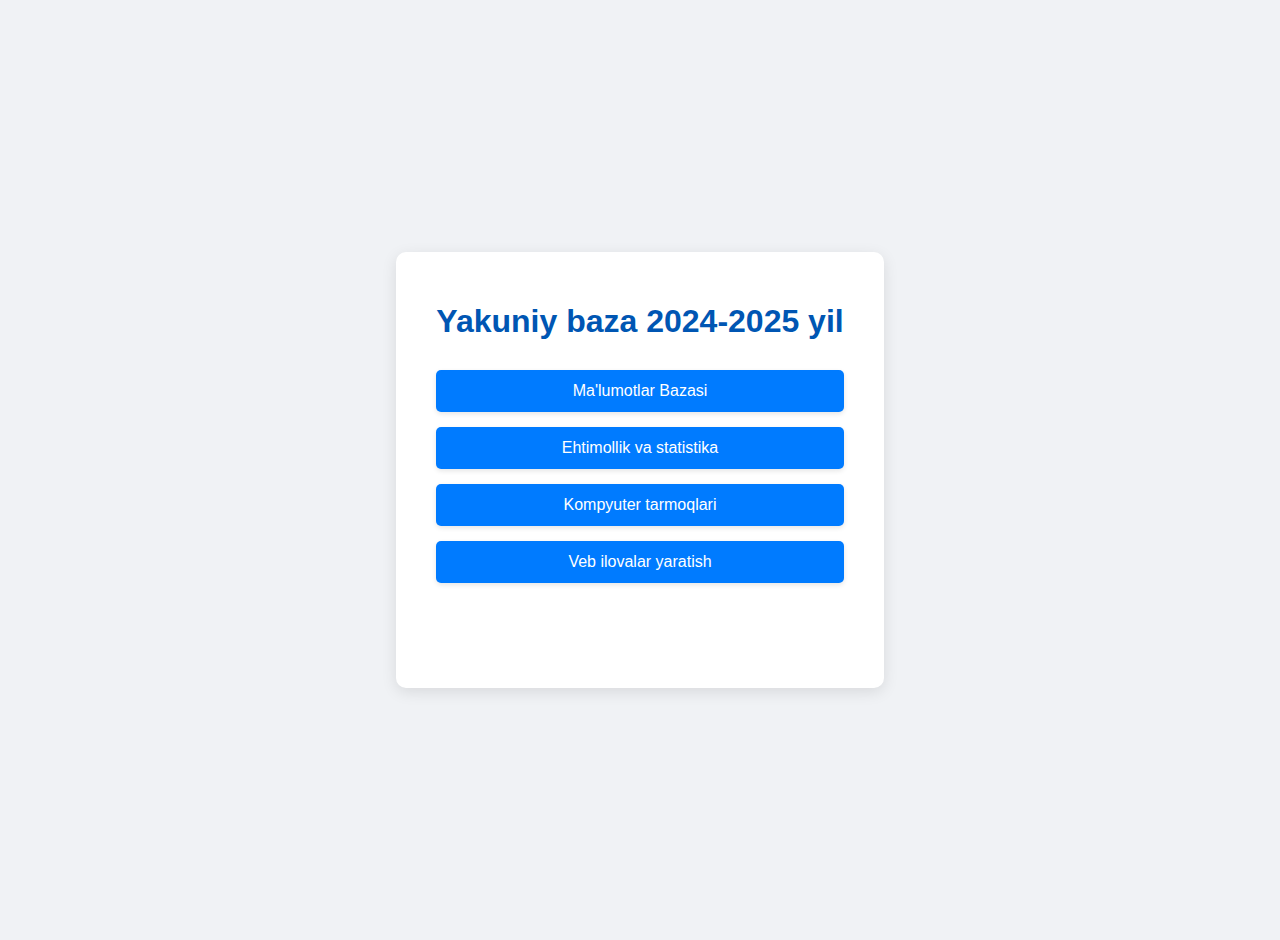
<file: index copy.html>
<!DOCTYPE html>
<html lang="uz">
<head>
    <meta charset="UTF-8">
    <meta name="viewport" content="width=device-width, initial-scale=1.0">
    <title>Oddiy Tugmalar Sahifasi</title>
    <link rel="stylesheet" href="boshsahifa.css">
</head>
<body>
    <div class="page-container">
        <h1> Yakuniy baza 2024-2025 yil </h1>
        <div class="button-wrapper">
            <button class="simple-button" id="button1"><a href="malumotlarbazasi.html">Ma'lumotlar Bazasi</a></button>
            <button class="simple-button" id="button2"><a href="extimolik.html ">Ehtimollik va statistika</a> </button>
            <button class="simple-button" id="button3"><a href="kopyuter.html">Kompyuter tarmoqlari</a> </button>
            <button class="simple-button" id="button4"><a href="vebdasturlash.html">Veb ilovalar yaratish</a></button>
        </div>

        <div id="message-area" class="message-area">
          
        </div>
    </div>

    <script >
        document.addEventListener('DOMContentLoaded', function() {
    const buttons = document.querySelectorAll('.simple-button');
    const messageArea = document.getElementById('message-area');

    buttons.forEach(button => {
        button.addEventListener('click', function() {
            const buttonText = this.textContent;
            const message = `Siz "${buttonText}" tugmasini bosdingiz!`;

            console.log(message);

            if (messageArea) {
                messageArea.textContent = message;
            }

         
        });
    });
});
    </script>
</body>
</html>
</file>
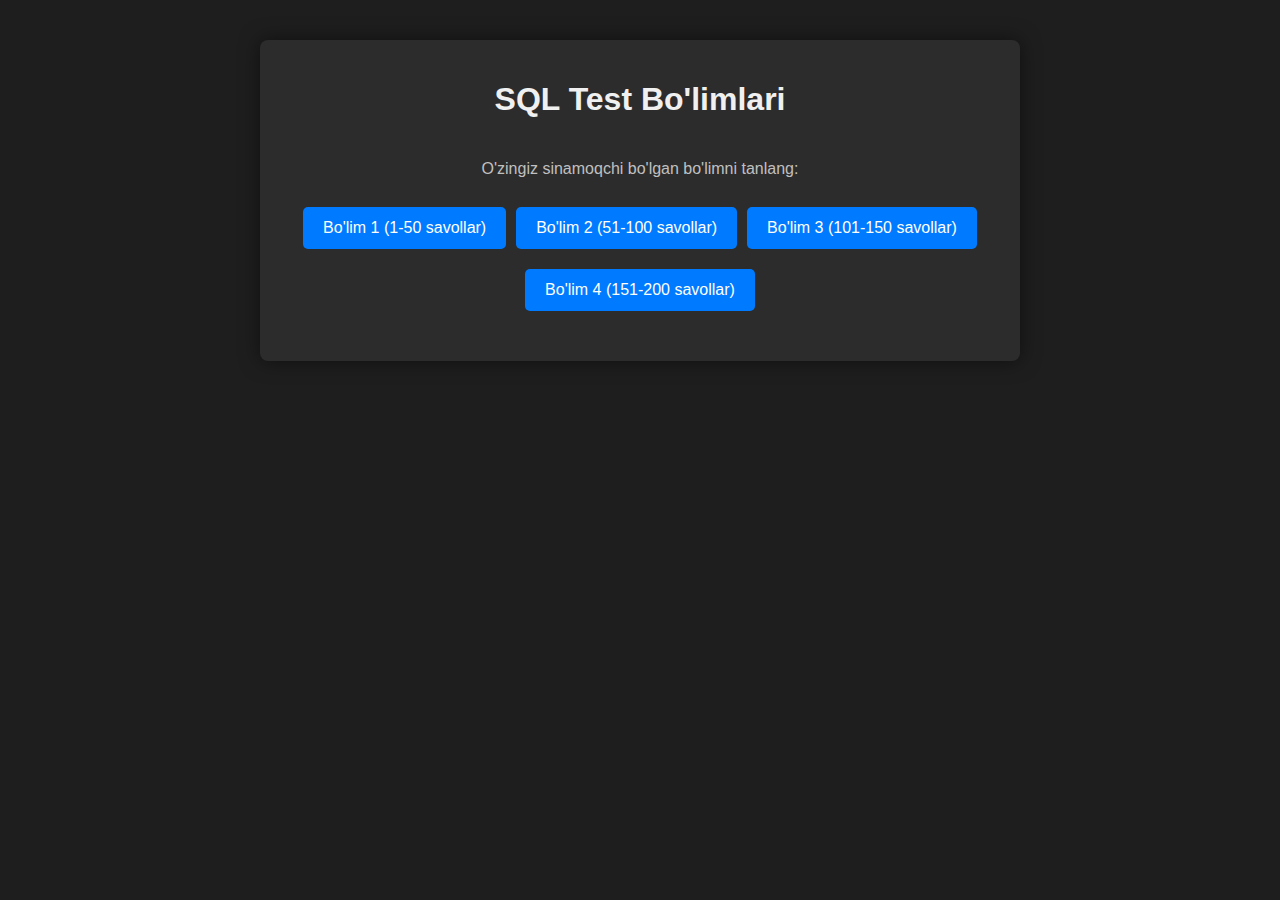
<file: malumotlarbazasi.html>
<!DOCTYPE html>
<html lang="uz">
  <head>
    <meta charset="UTF-8" />
    <meta name="viewport" content="width=device-width, initial-scale=1.0" />
    <title>SQL Test (4 Bo'lim)</title>
    <link rel="stylesheet" href="style.css" />
  </head>
  <body>
    <div class="container">
      <section id="section-selection-screen" class="screen" aria-labelledby="section-title">
        <h1 id="section-title">SQL Test Bo'limlari</h1>
        <p>O'zingiz sinamoqchi bo'lgan bo'limni tanlang:</p>
        <div id="section-buttons-container">
          <button class="btn section-btn" data-section="0" type="button">
            Bo'lim 1 (1-50 savollar)
          </button>
          <button class="btn section-btn" data-section="1" type="button">
            Bo'lim 2 (51-100 savollar)
          </button>
          <button class="btn section-btn" data-section="2" type="button">
            Bo'lim 3 (101-150 savollar)
          </button>
          <button class="btn section-btn" data-section="3" type="button">
            Bo'lim 4 (151-200 savollar)
          </button>
        </div>
      </section>

      <section id="quiz-screen" class="screen hidden" aria-labelledby="quiz-header">
        <header class="quiz-header">
          <span id="question-number" aria-live="polite">Savol 1/X</span>
          <span id="score" aria-live="polite">Ball: 0</span>
        </header>
        <div id="question-container">
          <p id="question-text">Savol...</p>
        </div>
        <div id="options-container" role="radiogroup" aria-labelledby="question-text">
          <!-- Variantlar JavaScript orqali qo'shiladi -->
        </div>
        <div id="feedback-text" class="feedback" aria-live="assertive"></div>
     <button id="next-btn" class="next-btn" disabled>Keyingi savol</button>
        <button id="back-to-sections-btn" class="btn btn-secondary" type="button"> Bo'limlarga qaytish       </button>
      </section>

      <section id="result-screen" class="screen hidden" aria-labelledby="result-title">
        <h2 id="result-title">Test Natijalari</h2>
        <p id="final-score" aria-live="polite">Natija: 0/0</p>
        <p id="result-message">Xabar.</p>
        <button id="restart-btn" class="btn" type="button">Boshqa Bo'limni Tanlash</button>
      </section>
    </div>

    <!-- Barcha savollar fayllarini script.js dan OLDIN ulaymiz -->
    <script src="questions1.js"></script>
    <script src="questions2.js"></script>
    <script src="questions3.js"></script>
    <script src="questions4.js"></script>
    <!-- Asosiy skript fayli -->
    <script src="script.js"></script>
  </body>
</html>
</file>
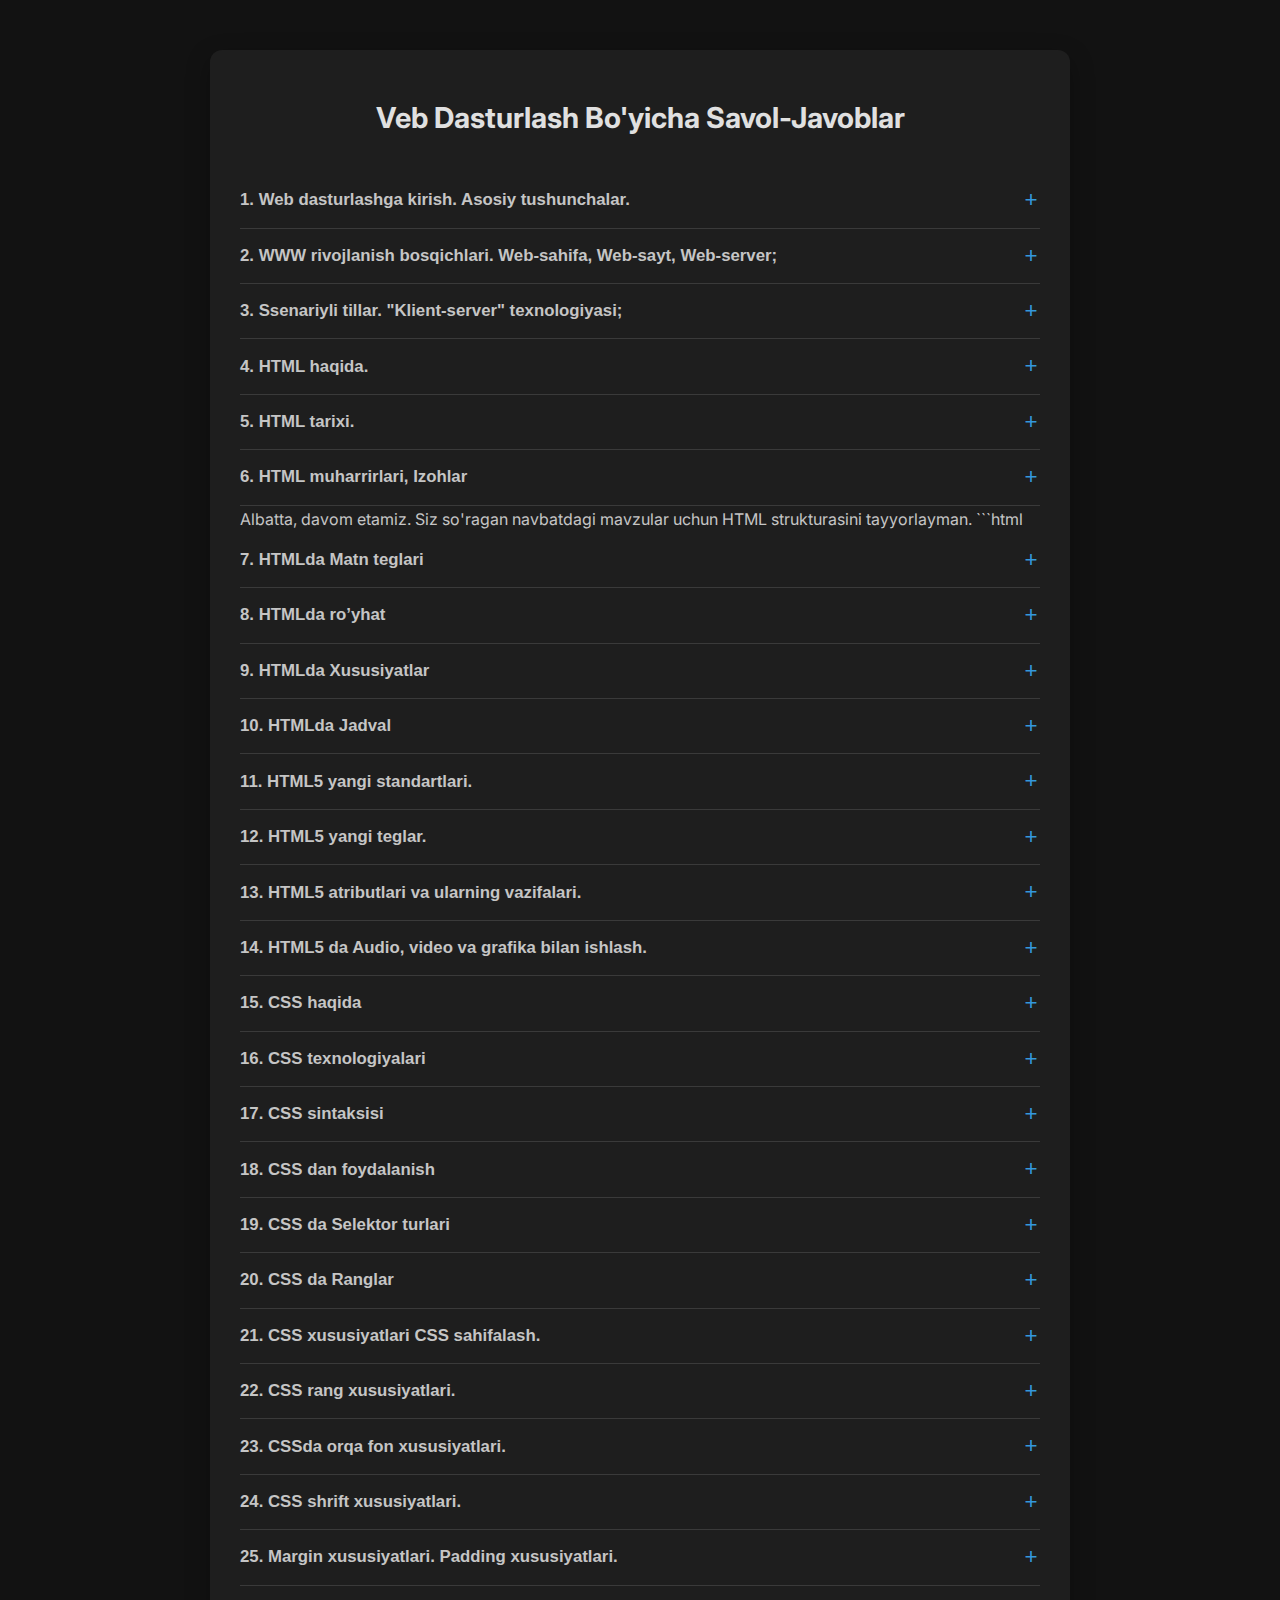
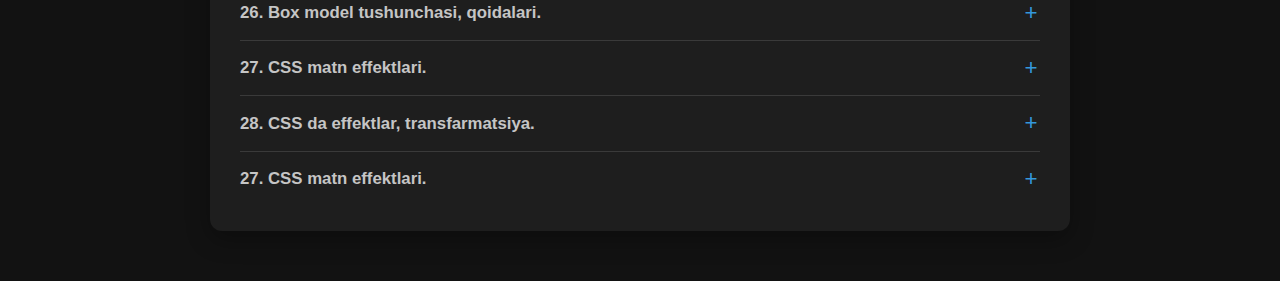
<file: vebdasturlash.html>
<!DOCTYPE html>
<html lang="uz">
<head>
    <meta charset="UTF-8">
    <meta name="viewport" content="width=device-width, initial-scale=1.0">
    <title>Veb Dasturlash Bo'yicha Savol-Javoblar</title>
    <link rel="stylesheet" href="vebdasturlash.css"> <!-- CSS faylingiz nomi -->
    <link href="https://fonts.googleapis.com/css2?family=Inter:wght@300;400;600;700&display=swap" rel="stylesheet">
</head>
<body>

<div class="cantent"> <!-- yoki .accordion-container, agar shunday nomlagan bo'lsangiz -->
    <div class="where"> <!-- yoki .accordion-container, agar shunday nomlagan bo'lsangiz -->

        <h1>Veb Dasturlash Bo'yicha Savol-Javoblar</h1>

        <!-- 1-MAVZU BOSHLANISHI -->
        <div class="accordion-item">
            <button class="accordion-button" aria-expanded="false" aria-controls="content-web-1">
                <span class="accordion-title">1. Web dasturlashga kirish. Asosiy tushunchalar.</span>
                <span class="accordion-icon open-icon">+</span>
                <span class="accordion-icon close-icon actual-x">×</span>
            </button>
            <div class="accordion-content" id="content-web-1">
                <div class="accordion-content-inner">
                    <p><strong>Veb-dasturlash</strong> – bu veb-saytlar va veb-ilovalar yaratish, ishlab chiqish va ularga xizmat ko'rsatish jarayonidir. U ikki asosiy qismga bo'linadi: frontend (foydalanuvchi interfeysi) va backend (server tomoni).</p>
                    <h5>Asosiy tushunchalar:</h5>
                    <ul>
                        <li><strong>Frontend (Mijoz tomoni):</strong> Foydalanuvchi brauzerida ko'radigan va o'zaro aloqada bo'ladigan qism. Asosiy texnologiyalar: HTML, CSS, JavaScript.</li>
                        <li><strong>Backend (Server tomoni):</strong> Veb-sayt yoki ilovaning mantiqiy qismi, ma'lumotlar bazasi bilan ishlash, foydalanuvchi so'rovlarini qayta ishlash. Texnologiyalar: Python (Django, Flask), Node.js, PHP, Java, Ruby va boshqalar.</li>
                        <li><strong>Veb-server:</strong> Veb-sayt fayllarini saqlaydigan va ularni foydalanuvchi so'rovi bo'yicha Internet orqali yetkazib beradigan kompyuter yoki dastur.</li>
                        <li><strong>Brauzer:</strong> Veb-sahifalarni ko'rsatish uchun ishlatiladigan dastur (masalan, Chrome, Firefox, Safari).</li>
                        <li><strong>HTTP/HTTPS:</strong> Brauzer va veb-server o'rtasida ma'lumot almashish uchun ishlatiladigan protokollar.</li>
                        <li><strong>API (Application Programming Interface):</strong> Turli dasturiy komponentlarning o'zaro aloqasini ta'minlaydigan interfeys.</li>
                        <li><strong>Ma'lumotlar bazasi (Database):</strong> Ma'lumotlarni tartiblangan holda saqlash va ulardan foydalanish uchun tizim.</li>
                    </ul>
                </div>
            </div>
        </div>
        <!-- 1-MAVZU TUGASHI -->

        <!-- 2-MAVZU BOSHLANISHI -->
        <div class="accordion-item">
            <button class="accordion-button" aria-expanded="false" aria-controls="content-web-2">
                <span class="accordion-title">2. WWW rivojlanish bosqichlari. Web-sahifa, Web-sayt, Web-sеrvеr;</span>
                <span class="accordion-icon open-icon">+</span>
                <span class="accordion-icon close-icon actual-x">×</span>
            </button>
            <div class="accordion-content" id="content-web-2">
                <div class="accordion-content-inner">
                    <h5>WWW (World Wide Web – Butunjahon O'rgimchak To'ri) rivojlanish bosqichlari:</h5>
                    <ol>
                        <li>
                            <strong>Web 1.0 (Taxminan 1990-yillar boshi - 2000-yillar boshi):</strong>
                            <ul>
                                <li>Asosan statik veb-sahifalardan iborat bo'lgan.</li>
                                <li>Foydalanuvchilar asosan kontent iste'molchilari bo'lgan, interaktivlik juda cheklangan.</li>
                                <li>Ma'lumotlar bir tomonlama (veb-saytdan foydalanuvchiga) uzatilgan.</li>
                                <li>Texnologiyalar: HTML, oddiy CSS.</li>
                            </ul>
                        </li>
                        <li>
                            <strong>Web 2.0 (Taxminan 2000-yillar o'rtalari - hozirgi kungacha qisman):</strong>
                            <ul>
                                <li>Dinamik va interaktiv veb-saytlar davri.</li>
                                <li>Foydalanuvchilar tomonidan yaratilgan kontent (User-Generated Content - UGC) muhim rol o'ynay boshladi.</li>
                                <li>Ijtimoiy tarmoqlar, bloglar, vikilar, forumlar keng tarqaldi.</li>
                                <li>AJAX, JavaScript freymvorklari kabi texnologiyalar veb-ilovalarni yanada interaktiv qildi.</li>
                                <li>APIlar orqali turli xizmatlarning integratsiyasi.</li>
                            </ul>
                        </li>
                        <li>
                            <strong>Web 3.0 (Hozirgi kunda shakllanayotgan va kelajakdagi bosqich):</strong>
                            <ul>
                                <li>Markazsizlashtirish (decentralization), blokcheyn, sun'iy intellekt (AI), mashinali o'rganish (ML), semantik veb kabi konsepsiyalarga asoslanadi.</li>
                                <li>Ma'lumotlarga egalik qilish va maxfiylikni kuchaytirishga intilish.</li>
                                <li>Metaolam (Metaverse) kabi yangi virtual muhitlar.</li>
                                <li>Yanada shaxsiylashtirilgan va aqlli veb-tajriba.</li>
                            </ul>
                        </li>
                    </ol>
                    <h5>Asosiy tushunchalar:</h5>
                    <ul>
                        <li><strong>Veb-sahifa (Web Page):</strong> Odatda HTML tilida yozilgan, matn, tasvir, video, giperhavolalar kabi elementlarni o'z ichiga olgan va veb-brauzer orqali ko'rish mumkin bo'lgan yagona hujjat.</li>
                        <li><strong>Veb-sayt (Web Site):</strong> Bir-biri bilan bog'langan bir nechta veb-sahifalar, tasvirlar, videolar va boshqa raqamli aktivlar to'plami bo'lib, ular umumiy domen nomi ostida joylashgan va bitta veb-serverda saqlanadi.</li>
                        <li><strong>Veb-server (Web Server):</strong> Veb-sayt fayllarini saqlaydigan va foydalanuvchilarning brauzerlaridan kelgan HTTP so'rovlariga javoban ularni Internet orqali uzatadigan maxsus kompyuter yoki dasturiy ta'minot (masalan, Apache, Nginx, IIS).</li>
                    </ul>
                </div>
            </div>
        </div>
        <!-- 2-MAVZU TUGASHI -->

                <!-- 3-MAVZU BOSHLANISHI -->
        <div class="accordion-item">
            <button class="accordion-button" aria-expanded="false" aria-controls="content-web-3">
                <span class="accordion-title">3. Ssеnariyli tillar. "Kliеnt-sеrvеr" tеxnologiyasi;</span>
                <span class="accordion-icon open-icon">+</span>
                <span class="accordion-icon close-icon actual-x">×</span>
            </button>
            <div class="accordion-content" id="content-web-3">
                <div class="accordion-content-inner">
                    <h5>Ssenariyli tillar (Scripting Languages):</h5>
                    <p><strong>Ssenariyli tillar</strong> – bu odatda interpretatsiya qilinadigan (kompilyatsiya qilinmasdan to'g'ridan-to'g'ri bajariladigan) yuqori darajadagi dasturlash tillaridir. Ular ko'pincha ma'lum bir dasturiy muhitda (masalan, veb-brauzer, server) vazifalarni avtomatlashtirish, mavjud tizimlarga funksionallik qo'shish yoki tezkor prototiplar yaratish uchun ishlatiladi.</p>
                    <h6>Xususiyatlari:</h6>
                    <ul>
                        <li><strong>Interpretatsiya:</strong> Kod satr-ma-satr bajariladi.</li>
                        <li><strong>Dinamik tipizatsiya:</strong> O'zgaruvchilarning turi ish vaqtida aniqlanishi mumkin.</li>
                        <li><strong>Yuqori daraja:</strong> Odam tiliga yaqinroq sintaksisga ega.</li>
                        <li><strong>Tezkor ishlab chiqish:</strong> Kichikroq hajmdagi kod bilan tez natijaga erishish imkonini beradi.</li>
                    </ul>
                    <h6>Veb-dasturlashda qo'llanilishi:</h6>
                    <ul>
                        <li><strong>Mijoz tomoni (Frontend):</strong> Asosan <strong>JavaScript</strong> ishlatiladi. U veb-sahifalarga interaktivlik qo'shish, DOM (Document Object Model) ni o'zgartirish, foydalanuvchi harakatlariga javob berish, serverga asinxron so'rovlar yuborish (AJAX) kabi vazifalarni bajaradi.</li>
                        <li><strong>Server tomoni (Backend):</strong> Python, PHP, Ruby, Perl, Node.js (JavaScriptning server tomoni uchun ishlatilishi) kabi ssenariyli tillar veb-serverlarda mantiqni bajarish, ma'lumotlar bazasi bilan ishlash, dinamik kontent yaratish uchun keng qo'llaniladi.</li>
                    </ul>

                    <h5>"Klient-Server" Texnologiyasi:</h5>
                    <p><strong>"Klient-Server" (Client-Server) texnologiyasi</strong> – bu taqsimlangan ilovalar arxitekturasining bir modeli bo'lib, unda vazifalar ikki tomon o'rtasida taqsimlanadi:</p>
                    <ul>
                        <li><strong>Mijoz (Client):</strong> Xizmat yoki resurs so'rovchi tomon (masalan, veb-brauzer, mobil ilova). Mijoz serverga so'rov yuboradi va undan javob kutadi.</li>
                        <li><strong>Server:</strong> So'rovlarni qabul qiladigan, ularni qayta ishlaydigan va mijozga javob (resurs yoki xizmat natijasi) qaytaradigan tomon (masalan, veb-server, ma'lumotlar bazasi serveri).</li>
                    </ul>
                    <p>Veb-dasturlash asosan klient-server modeliga asoslanadi. Foydalanuvchi brauzeri (mijoz) veb-serverga sahifa so'rovi yuboradi, veb-server esa so'rovni qayta ishlab, HTML, CSS va JavaScript fayllarini (javob) mijozga qaytaradi.</p>
                    <p>(Klient-server texnologiyasi haqida batafsilroq ma'lumot 74-savolda ham berilgan).</p>
                </div>
            </div>
        </div>
        <!-- 3-MAVZU TUGASHI -->

        <!-- 4-MAVZU BOSHLANISHI -->
        <div class="accordion-item">
            <button class="accordion-button" aria-expanded="false" aria-controls="content-web-4">
                <span class="accordion-title">4. HTML haqida.</span>
                <span class="accordion-icon open-icon">+</span>
                <span class="accordion-icon close-icon actual-x">×</span>
            </button>
            <div class="accordion-content" id="content-web-4">
                <div class="accordion-content-inner">
                    <p><strong>HTML (HyperText Markup Language – Gipermatnli Belgilash Tili)</strong> – bu veb-sahifalarning strukturasi va mazmunini yaratish uchun ishlatiladigan standart belgilash tilidir. HTML veb-sahifaning "skeleti" hisoblanadi.</p>
                    <h5>HTML ning asosiy vazifalari:</h5>
                    <ul>
                        <li>Veb-sahifaning turli qismlarini (sarlavhalar, paragraflar, ro'yxatlar, rasmlar, havolalar, jadvallar va h.k.) belgilash.</li>
                        <li>Kontentni mantiqiy tuzilishga solish.</li>
                        <li>Brauzerlarga sahifani qanday ko'rsatish kerakligi haqida ko'rsatmalar berish (garchi stilizatsiya asosan CSS orqali amalga oshirilsa ham).</li>
                        <li>Boshqa veb-sahifalar yoki resurslarga giperhavolalar yaratish.</li>
                    </ul>
                    <h5>HTML elementlari:</h5>
                    <p>HTML hujjatlari <strong>elementlardan</strong> tashkil topadi. Elementlar odatda ochuvchi teg (masalan, <code><p></code>), kontent va yopuvchi tegdan (masalan, <code></p></code>) iborat bo'ladi. Ba'zi elementlar (masalan, <code><img></code>, <code><br></code>) bo'sh elementlar bo'lib, yopuvchi tegga ega emas.</p>
                    <pre><code><teg_nomi atribut="qiymat">Bu yerda kontent</teg_nomi></code></pre>
                    <h5>HTML hujjatining asosiy tuzilishi:</h5>
                    <pre><code><!DOCTYPE html>
<html lang="uz">
<head>
    <meta charset="UTF-8">
    <meta name="viewport" content="width=device-width, initial-scale=1.0">
    <title>Sahifa Sarlavhasi</title>
    <!-- Boshqa meta-teglar, CSS fayllariga havolalar va h.k. -->
</head>
<body>
    <!-- Sahifaning ko'rinadigan mazmuni shu yerda joylashadi -->
    <h1>Asosiy Sarlavha</h1>
    <p>Bu birinchi paragraf.</p>
</body>
</html></code></pre>
                    <p>HTML veb-dasturlashning poydevori bo'lib, CSS (stilizatsiya uchun) va JavaScript (interaktivlik uchun) bilan birgalikda zamonaviy veb-saytlarni yaratishda ishlatiladi.</p>
                </div>
            </div>
        </div>
        <!-- 4-MAVZU TUGASHI -->

        <!-- 5-MAVZU BOSHLANISHI -->
        <div class="accordion-item">
            <button class="accordion-button" aria-expanded="false" aria-controls="content-web-5">
                <span class="accordion-title">5. HTML tarixi.</span>
                <span class="accordion-icon open-icon">+</span>
                <span class="accordion-icon close-icon actual-x">×</span>
            </button>
            <div class="accordion-content" id="content-web-5">
                <div class="accordion-content-inner">
                    <p>HTML (HyperText Markup Language) ning tarixi Butunjahon O'rgimchak To'ri (World Wide Web) ning paydo bo'lishi bilan chambarchas bog'liq.</p>
                    <ul>
                        <li><strong>1989-1991 yillar:</strong> Tim Berners-Lee (CERN da ishlagan) WWW konsepsiyasini va uning asosiy texnologiyalari, jumladan HTML, HTTP va URL ni ishlab chiqdi. Birinchi HTML versiyasi juda sodda bo'lib, asosan matnni formatlash va giperhavolalar yaratish uchun mo'ljallangan edi.</li>
                        <li><strong>HTML (taxminan 1991-1993):</strong> Rasmiy standart sifatida e'lon qilinmagan, lekin amalda ishlatilgan dastlabki versiya. Juda cheklangan teglarga ega edi.</li>
                        <li><strong>HTML 2.0 (1995):</strong> IETF (Internet Engineering Task Force) tomonidan RFC 1866 sifatida standartlashtirilgan birinchi rasmiy HTML spetsifikatsiyasi. Shakllar (forms) kabi yangi imkoniyatlar qo'shildi.</li>
                        <li><strong>HTML 3.0 (loyiha, 1995):</strong> Ko'plab yangi takliflar (jadvallar, matnni rasmlar atrofida aylantirish) kiritilgan, ammo to'liq standart sifatida qabul qilinmagan. Uning ba'zi g'oyalari keyingi versiyalarga o'tdi.</li>
                        <li><strong>HTML 3.2 (1997):</strong> W3C (World Wide Web Consortium) tomonidan chiqarilgan standart. HTML 2.0 ga asoslangan bo'lib, jadvallar, appletlar, matnni aylantirish kabi ko'plab yangi imkoniyatlarni o'z ichiga olgan. Bu versiya brauzerlar tomonidan keng qo'llab-quvvatlandi.</li>
                        <li><strong>HTML 4.0 (1997):</strong> Muhim yangilanish bo'lib, uslublar jadvallari (CSS) uchun yaxshiroq qo'llab-quvvatlash, skriptlar, freymlar va xalqaro miqyosda qo'llash imkoniyatlarini yaxshilashga qaratilgan edi.</li>
                        <li><strong>HTML 4.01 (1999):</strong> HTML 4.0 ga kichik tuzatishlar va aniqliklar kiritilgan versiya. Uzoq vaqt davomida eng keng qo'llanilgan standart bo'lib qoldi. U uch xil variantda (Strict, Transitional, Frameset) mavjud edi.</li>
                        <li><strong>XHTML 1.0 (2000):</strong> HTML ni XML (Extensible Markup Language) qoidalariga moslashtirishga urinish. Yanada qat'iy sintaksis talab qilgan.</li>
                        <li><strong>XHTML 1.1 (2001):</strong> XHTML ning modullarga ajratilgan versiyasi.</li>
                        <li><strong>HTML5 (2014 - rasmiy tavsiya):</strong> Veb-texnologiyalarning navbatdagi katta sakrashi. Ko'plab yangi semantik teglar (<code><article></code>, <code><nav></code>, <code><header></code>, <code><footer></code>), multimedia elementlari (<code><audio></code>, <code><video></code>), grafikalar uchun <code><canvas></code>, yangi forma kiritish turlari va API lar (masalan, Geolocation, Local Storage) qo'shildi. HTML5 "tirik standart" (living standard) sifatida WHATWG (Web Hypertext Application Technology Working Group) tomonidan doimiy ravishda rivojlantirilmoqda.</li>
                    </ul>
                    <p>HTML ning rivojlanishi veb-texnologiyalarning imkoniyatlarini kengaytirib, Internetni bugungi kundagi ko'rinishga keltirishda muhim rol o'ynadi.</p>
                </div>
            </div>
        </div>
        <!-- 5-MAVZU TUGASHI -->

        <!-- 6-MAVZU BOSHLANISHI -->
        <div class="accordion-item">
            <button class="accordion-button" aria-expanded="false" aria-controls="content-web-6">
                <span class="accordion-title">6. HTML muharrirlari, Izohlar</span>
                <span class="accordion-icon open-icon">+</span>
                <span class="accordion-icon close-icon actual-x">×</span>
            </button>
            <div class="accordion-content" id="content-web-6">
                <div class="accordion-content-inner">
                    <h5>HTML Muharrirlari (HTML Editors):</h5>
                    <p>HTML muharrirlari – bu HTML kodini yozish, tahrirlash va boshqarish uchun mo'ljallangan dasturiy vositalardir. Ularni ikki asosiy turga bo'lish mumkin:</p>
                    <ol>
                        <li>
                            <strong>Matnli Muharrirlar (Text Editors):</strong>
                            <ul>
                                <li>Oddiy matn fayllarini tahrirlash uchun mo'ljallangan. Ko'pincha dasturchilar uchun maxsus funksiyalarga (sintaksisni ajratib ko'rsatish, avtomatik to'ldirish, kod navigatsiyasi) ega bo'ladi.</li>
                                <li>HTML kodini to'liq nazorat qilish imkonini beradi.</li>
                                <li><strong>Misollar:</strong>
                                    <ul>
                                        <li><strong>Visual Studio Code (VS Code):</strong> Hozirgi kunda eng ommabop, bepul, ko'p funksiyali kod muharriri.</li>
                                        <li><strong>Sublime Text:</strong> Tezkor va moslashuvchan, pullik (sinov muddati mavjud).</li>
                                        <li><strong>Atom:</strong> GitHub tomonidan ishlab chiqilgan, bepul, ochiq kodli.</li>
                                        <li><strong>Notepad++ (Windows uchun):</strong> Yengil va tezkor, bepul.</li>
                                        <li><strong>Brackets:</strong> Adobe tomonidan yaratilgan, veb-dizayn uchun qulay, bepul.</li>
                                        <li>Oddiy matn muharrirlari (masalan, Windowsdagi Bloknot yoki macOSdagi TextEdit) ham HTML yozish uchun ishlatilishi mumkin, lekin ular maxsus funksiyalarni taklif qilmaydi.</li>
                                    </ul>
                                </li>
                            </ul>
                        </li>
                        <li>
                            <strong>WYSIWYG Muharrirlari (What You See Is What You Get – "Nima Ko'rsangiz, Shuni Olasiz"):</strong>
                            <ul>
                                <li>Bu muharrirlar foydalanuvchiga veb-sahifani vizual tarzda, xuddi matn protsessoridagi kabi tahrirlash imkonini beradi. Foydalanuvchi elementlarni sudrab olib tashlashi, matnni formatlashi mumkin, muharrir esa orqa fonda HTML kodini avtomatik generatsiya qiladi.</li>
                                <li>Kod yozishni bilmaydiganlar uchun qulay bo'lishi mumkin, lekin generatsiya qilingan kod har doim ham optimal va toza bo'lmasligi mumkin.</li>
                                <li><strong>Misollar:</strong> Adobe Dreamweaver (hozirda ko'proq kodga yo'naltirilgan), veb-sayt konstruktorlaridagi vizual muharrirlar (masalan, Wix, Squarespace), ba'zi CMS (Content Management System) lardagi tahrirlovchilar.</li>
                            </ul>
                        </li>
                    </ol>

                    <h5>HTML da Izohlar (Comments):</h5>
                    <p>HTML kodiga izohlar qo'shish kodni tushunarliroq qilish, eslatmalar qoldirish yoki kodning ba'zi qismlarini vaqtincha o'chirib qo'yish (brauzer tomonidan ko'rsatilmasligi) uchun ishlatiladi. Izohlar brauzer tomonidan e'tiborga olinmaydi va veb-sahifada ko'rinmaydi.</p>
                    <p>HTML da izoh quyidagi sintaksis bilan yoziladi:</p>
                    <pre><code><!-- Bu yerga izoh matni yoziladi --></code></pre>
                    <h6>Izohlardan foydalanishning ba'zi sabablari:</h6>
                    <ul>
                        <li><strong>Kodning qismlarini tushuntirish:</strong> Murakkab bo'limlar yoki maxsus funksiyalar uchun.</li>
                        <li><strong>Eslatmalar qoldirish:</strong> Kelajakda o'zgartirishlar kiritish yoki boshqa dasturchilar uchun ma'lumot qoldirish.</li>
                        <li><strong>Kod qismlarini vaqtincha o'chirish:</strong> Kodni butunlay o'chirmasdan, uning ishlashini vaqtincha to'xtatib turish (debugging uchun foydali).
                            <pre><code><!-- Quyidagi paragraf vaqtincha o'chirilgan:
<p>Bu paragraf hozircha ko'rinmaydi.</p>
--></code></pre>
                        </li>
                        <li><strong>Mualliflik huquqi yoki litsenziya ma'lumotlarini qo'shish.</strong></li>
                    </ul>
                    <p>Yaxshi yozilgan izohlar kodni o'qish va qo'llab-quvvatlashni ancha osonlashtiradi, ayniqsa jamoaviy ishlarda yoki uzoq vaqtdan keyin kodga qaytilganda.</p>
                </div>
            </div>
        </div>
        <!-- 6-MAVZU TUGASHI -->

        Albatta, davom etamiz. Siz so'ragan navbatdagi mavzular uchun HTML strukturasini tayyorlayman.

```html
        <!-- 7-MAVZU BOSHLANISHI -->
        <div class="accordion-item">
            <button class="accordion-button" aria-expanded="false" aria-controls="content-web-7">
                <span class="accordion-title">7. HTMLda Matn teglari</span>
                <span class="accordion-icon open-icon">+</span>
                <span class="accordion-icon close-icon actual-x">×</span>
            </button>
            <div class="accordion-content" id="content-web-7">
                <div class="accordion-content-inner">
                    <p>HTMLda matnni formatlash va unga semantik ma'no berish uchun turli xil teglar ishlatiladi. Quyida eng ko'p ishlatiladigan matn teglari keltirilgan:</p>
                    <h5>Sarlavha teglari:</h5>
                    <p>Sahifadagi sarlavhalarni belgilash uchun ishlatiladi. <code>&lt;h1&gt;</code> eng muhim sarlavha, <code>&lt;h6&gt;</code> esa eng kam ahamiyatli sarlavha hisoblanadi.</p>
                    <pre><code>&lt;h1&gt;Asosiy sarlavha&lt;/h1&gt;
&lt;h2&gt;Ikkinchi darajali sarlavha&lt;/h2&gt;
&lt;h3&gt;Uchinchi darajali sarlavha&lt;/h3&gt;
&lt;h4&gt;To'rtinchi darajali sarlavha&lt;/h4&gt;
&lt;h5&gt;Beshinchi darajali sarlavha&lt;/h5&gt;
&lt;h6&gt;Oltinchi darajali sarlavha&lt;/h6&gt;</code></pre>

                    <h5>Paragraf tegi:</h5>
                    <p>Matnning alohida paragraflarini (xatboshilarini) belgilaydi.</p>
                    <pre><code>&lt;p&gt;Bu birinchi paragraf matni.&lt;/p&gt;
&lt;p&gt;Bu ikkinchi paragraf matni.&lt;/p&gt;</code></pre>

                    <h5>Formatlash teglari:</h5>
                    <ul>
                        <li><strong><code>&lt;b&gt;</code></strong> yoki <strong><code>&lt;strong&gt;</code></strong>: Matnni <strong>qalin (bold)</strong> qilib ko'rsatadi. <code>&lt;strong&gt;</code> semantik jihatdan muhim matnni bildiradi.</li>
                        <li><strong><code>&lt;i&gt;</code></strong> yoki <strong><code>&lt;em&gt;</code></strong>: Matnni <em>kursiv (italic)</em> qilib ko'rsatadi. <code>&lt;em&gt;</code> semantik jihatdan urg'u berilgan matnni bildiradi.</li>
                        <li><strong><code>&lt;u&gt;</code></strong>: Matnning <u>tagiga chizadi</u> (underline). Ehtiyotkorlik bilan ishlatish kerak, chunki ko'pincha havolalar tagiga chiziladi.</li>
                        <li><strong><code>&lt;s&gt;</code></strong> yoki <strong><code>&lt;del&gt;</code></strong>: Matnning <del>ustiga chizadi</del> (strikethrough), eskirgan yoki o'chirilgan kontentni bildiradi.</li>
                        <li><strong><code>&lt;mark&gt;</code></strong>: Matnni <mark>belgilab (highlight)</mark> ko'rsatadi.</li>
                        <li><strong><code>&lt;sup&gt;</code></strong>: Matnni <sup>yuqori indeks</sup> sifatida ko'rsatadi.</li>
                        <li><strong><code>&lt;sub&gt;</code></strong>: Matnni <sub>pastki indeks</sub> sifatida ko'rsatadi.</li>
                        <li><strong><code>&lt;small&gt;</code></strong>: Matnni <small>kichikroq</small> qilib ko'rsatadi (masalan, mualliflik huquqi yozuvlari uchun).</li>
                        <li><strong><code>&lt;code&gt;</code></strong>: <code>Dasturiy kod</code> bo'lagini belgilaydi.</li>
                        <li><strong><code>&lt;pre&gt;</code></strong>: Oldindan formatlangan matnni (bo'shliqlar va satr uzilishlarini saqlagan holda) ko'rsatadi. Ko'pincha kod bloklari uchun ishlatiladi.</li>
                        <li><strong><code>&lt;q&gt;</code></strong>: Qisqa <q>iqtibosni</q> belgilaydi (qo'shtirnoqlar avtomatik qo'shiladi).</li>
                        <li><strong><code>&lt;blockquote&gt;</code></strong>: Uzun iqtibos blokini belgilaydi.</li>
                    </ul>

                    <h5>Satr uzish va gorizontal chiziq:</h5>
                    <ul>
                        <li><strong><code>&lt;br&gt;</code></strong>: Majburiy satr uzish (line break). Bo'sh teg.</li>
                        <li><strong><code>&lt;hr&gt;</code></strong>: Mavzularni ajratish uchun gorizontal chiziq (horizontal rule). Bo'sh teg.</li>
                    </ul>
                    <p>Bu teglar veb-sahifadagi matnni tuzilishini va ko'rinishini boshqarishda muhim rol o'ynaydi.</p>
                </div>
            </div>
        </div>
        <!-- 7-MAVZU TUGASHI -->

        <!-- 8-MAVZU BOSHLANISHI -->
        <div class="accordion-item">
            <button class="accordion-button" aria-expanded="false" aria-controls="content-web-8">
                <span class="accordion-title">8. HTMLda ro’yhat</span>
                <span class="accordion-icon open-icon">+</span>
                <span class="accordion-icon close-icon actual-x">×</span>
            </button>
            <div class="accordion-content" id="content-web-8">
                <div class="accordion-content-inner">
                    <p>HTMLda ma'lumotlarni tartiblangan yoki tartiblanmagan ro'yxatlar ko'rinishida taqdim etish uchun maxsus teglar mavjud.</p>
                    <h5>Tartiblanmagan ro'yxat (Unordered List):</h5>
                    <p>Elementlari oldida marker (nuqta, doira, kvadrat) bilan belgilanadigan ro'yxat. <code>&lt;ul&gt;</code> (unordered list) tegi bilan yaratiladi, har bir element esa <code>&lt;li&gt;</code> (list item) tegi ichida yoziladi.</p>
                    <pre><code>&lt;ul&gt;
    &lt;li&gt;Birinchi element&lt;/li&gt;
    &lt;li&gt;Ikkinchi element&lt;/li&gt;
    &lt;li&gt;Uchinchi element&lt;/li&gt;
&lt;/ul&gt;</code></pre>
                    <p>Natija:</p>
                    <ul>
                        <li>Birinchi element</li>
                        <li>Ikkinchi element</li>
                        <li>Uchinchi element</li>
                    </ul>

                    <h5>Tartiblangan ro'yxat (Ordered List):</h5>
                    <p>Elementlari raqamlar yoki harflar bilan tartiblangan ro'yxat. <code>&lt;ol&gt;</code> (ordered list) tegi bilan yaratiladi, har bir element esa <code>&lt;li&gt;</code> tegi ichida yoziladi.</p>
                    <pre><code>&lt;ol&gt;
    &lt;li&gt;Birinchi qadam&lt;/li&gt;
    &lt;li&gt;Ikkinchi qadam&lt;/li&gt;
    &lt;li&gt;Uchinchi qadam&lt;/li&gt;
&lt;/ol&gt;</code></pre>
                    <p>Natija:</p>
                    <ol>
                        <li>Birinchi qadam</li>
                        <li>Ikkinchi qadam</li>
                        <li>Uchinchi qadam</li>
                    </ol>
                    <p><code>&lt;ol&gt;</code> tegining <code>type</code> atributi yordamida raqamlash turini o'zgartirish mumkin (masalan, <code>type="A"</code>, <code>type="a"</code>, <code>type="I"</code>, <code>type="i"</code>). <code>start</code> atributi bilan boshlang'ich raqamni belgilash mumkin.</p>

                    <h5>Ta'rif ro'yxati (Description List / Definition List):</h5>
                    <p>Atamalar va ularning ta'riflari ro'yxatini yaratish uchun ishlatiladi. <code>&lt;dl&gt;</code> (description list) tegi bilan boshlanadi. Har bir atama <code>&lt;dt&gt;</code> (description term) tegi ichida, uning ta'rifi esa <code>&lt;dd&gt;</code> (description details) tegi ichida yoziladi.</p>
                    <pre><code>&lt;dl&gt;
    &lt;dt&gt;HTML&lt;/dt&gt;
    &lt;dd&gt;Gipermatnli Belgilash Tili.&lt;/dd&gt;
    &lt;dt&gt;CSS&lt;/dt&gt;
    &lt;dd&gt;Kaskadli Uslublar Jadvali.&lt;/dd&gt;
&lt;/dl&gt;</code></pre>
                    <p>Natija:</p>
                    <dl>
                        <dt>HTML</dt>
                        <dd>Gipermatnli Belgilash Tili.</dd>
                        <dt>CSS</dt>
                        <dd>Kaskadli Uslublar Jadvali.</dd>
                    </dl>

                    <h5>Ichma-ich ro'yxatlar (Nested Lists):</h5>
                    <p>Ro'yxatlar bir-birining ichiga joylashtirilishi mumkin.</p>
                    <pre><code>&lt;ul&gt;
    &lt;li&gt;Meva&lt;/li&gt;
    &lt;li&gt;Sabzavotlar
        &lt;ol&gt;
            &lt;li&gt;Bodring&lt;/li&gt;
            &lt;li&gt;Pomidor&lt;/li&gt;
        &lt;/ol&gt;
    &lt;/li&gt;
&lt;/ul&gt;</code></pre>
                </div>
            </div>
        </div>
        <!-- 8-MAVZU TUGASHI -->

        <!-- 9-MAVZU BOSHLANISHI -->
        <div class="accordion-item">
            <button class="accordion-button" aria-expanded="false" aria-controls="content-web-9">
                <span class="accordion-title">9. HTMLda Xususiyatlar</span>
                <span class="accordion-icon open-icon">+</span>
                <span class="accordion-icon close-icon actual-x">×</span>
            </button>
            <div class="accordion-content" id="content-web-9">
                <div class="accordion-content-inner">
                    <p><strong>HTML xususiyatlari (Attributes)</strong> – bu HTML elementlariga qo'shimcha ma'lumot yoki sozlamalarni beruvchi maxsus kalit so'zlar/qiymatlar juftligidir. Xususiyatlar har doim elementning <strong>ochuvchi tegida</strong> yoziladi.</p>
                    <p>Umumiy ko'rinishi:</p>
                    <pre><code>&lt;teg_nomi xususiyat_nomi="qiymat"&gt;Kontent&lt;/teg_nomi&gt;</code></pre>
                    <p>Yoki bo'sh elementlar uchun:</p>
                    <pre><code>&lt;teg_nomi xususiyat_nomi="qiymat"&gt;</code></pre>
                    <h5>Asosiy xususiyatlar va ularning vazifalari:</h5>
                    <ul>
                        <li>
                            <strong><code>id</code> xususiyati:</strong>
                            <ul>
                                <li>Elementga noyob identifikator beradi. Bitta HTML hujjatida bir xil <code>id</code> qiymatiga ega bo'lgan bir nechta element bo'lmasligi kerak.</li>
                                <li>CSS orqali ma'lum bir elementga stil berish yoki JavaScript orqali elementni tanlash uchun ishlatiladi.</li>
                                <pre><code>&lt;p id="asosiy-paragraf"&gt;Bu muhim paragraf.&lt;/p&gt;</code></pre>
                            </ul>
                        </li>
                        <li>
                            <strong><code>class</code> xususiyati:</strong>
                            <ul>
                                <li>Elementga bir yoki bir nechta klass nomlarini beradi (klass nomlari bo'shliq bilan ajratiladi).</li>
                                <li>CSS orqali bir xil turdagi yoki bir xil uslubga ega bo'lishi kerak bo'lgan bir nechta elementga stil berish uchun ishlatiladi. JavaScript orqali ham elementlar guruhini tanlashda foydalaniladi.</li>
                                <pre><code>&lt;p class="muhim qizil-matn"&gt;Bu ham muhim, ham qizil matn.&lt;/p&gt;</code></pre>
                            </ul>
                        </li>
                        <li>
                            <strong><code>style</code> xususiyati:</strong>
                            <ul>
                                <li>Elementga to'g'ridan-to'g'ri (inline) CSS uslublarini qo'llash uchun ishlatiladi. Tavsiya etilmaydi, chunki CSS ni alohida faylda yoki <code>&lt;style&gt;</code> tegi ichida saqlash yaxshiroq amaliyot hisoblanadi.</li>
                                <pre><code>&lt;p style="color: blue; font-size: 16px;"&gt;Ko'k rangli matn.&lt;/p&gt;</code></pre>
                            </ul>
                        </li>
                        <li>
                            <strong><code>title</code> xususiyati:</strong>
                            <ul>
                                <li>Element ustiga sichqoncha olib borilganda kichik yordamchi matn (tooltip) ko'rsatadi.</li>
                                <pre><code>&lt;abbr title="Butunjahon Sog'liqni Saqlash Tashkiloti"&gt;BSST&lt;/abbr&gt;</code></pre>
                            </ul>
                        </li>
                        <li>
                            <strong><code>href</code> xususiyati (<code>&lt;a&gt;</code> tegi uchun):</strong>
                            <ul>
                                <li>Giperhavolaning manzilini (URL) ko'rsatadi.</li>
                                <pre><code>&lt;a href="https://www.example.com"&gt;Example.com saytiga o'tish&lt;/a&gt;</code></pre>
                            </ul>
                        </li>
                        <li>
                            <strong><code>src</code> xususiyati (<code>&lt;img&gt;</code>, <code>&lt;script&gt;</code>, <code>&lt;iframe&gt;</code> kabi teglar uchun):</strong>
                            <ul>
                                <li>Tashqi resursning (rasm, skript fayli, boshqa sahifa) manzilini ko'rsatadi.</li>
                                <pre><code>&lt;img src="rasm.jpg" alt="Tabiat manzarasi"&gt;</code></pre>
                            </ul>
                        </li>
                        <li>
                            <strong><code>alt</code> xususiyati (<code>&lt;img&gt;</code> tegi uchun):</strong>
                            <ul>
                                <li>Agar rasm yuklanmasa yoki ko'rish imkoniyati cheklangan foydalanuvchilar uchun rasmning muqobil matnini taqdim etadi. Qidiruv tizimlari uchun ham muhim.</li>
                            </ul>
                        </li>
                        <li>
                            <strong><code>width</code> va <code>height</code> xususiyatlari (<code>&lt;img&gt;</code>, <code>&lt;video&gt;</code> kabi teglar uchun):</strong>
                            <ul>
                                <li>Elementning kengligi va balandligini piksellarda belgilaydi.</li>
                            </ul>
                        </li>
                        <li>
                            <strong><code>lang</code> xususiyati (<code>&lt;html&gt;</code> yoki boshqa elementlar uchun):</strong>
                            <ul>
                                <li>Element ichidagi kontentning tilini belgilaydi.</li>
                                <pre><code>&lt;html lang="uz"&gt;...&lt;/html&gt;</code></pre>
                            </ul>
                        </li>
                        <li>
                            <strong>Boolean (Mantiqiy) xususiyatlar:</strong>
                            <ul>
                                <li>Bu xususiyatlarning qiymati bo'lmaydi, ularning mavjudligi o'zi ma'lum bir holatni bildiradi.</li>
                                <li>Masalan: <code>&lt;input type="checkbox" checked&gt;</code> (belgilangan), <code>&lt;button disabled&gt;Tugma&lt;/button&gt;</code> (o'chirilgan).</li>
                            </ul>
                        </li>
                    </ul>
                    <p>HTML da juda ko'p turli xil xususiyatlar mavjud bo'lib, ularning har biri ma'lum bir elementning xatti-harakati yoki ko'rinishini sozlash uchun xizmat qiladi.</p>
                </div>
            </div>
        </div>
        <!-- 9-MAVZU TUGASHI -->

        <!-- 10-MAVZU BOSHLANISHI -->
        <div class="accordion-item">
            <button class="accordion-button" aria-expanded="false" aria-controls="content-web-10">
                <span class="accordion-title">10. HTMLda Jadval</span>
                <span class="accordion-icon open-icon">+</span>
                <span class="accordion-icon close-icon actual-x">×</span>
            </button>
            <div class="accordion-content" id="content-web-10">
                <div class="accordion-content-inner">
                    <p>HTML da jadvallar ma'lumotlarni qatorlar va ustunlar ko'rinishida tartibli taqdim etish uchun ishlatiladi. Jadvallar <code>&lt;table&gt;</code> tegi bilan yaratiladi.</p>
                    <h5>Asosiy jadval teglari:</h5>
                    <ul>
                        <li><strong><code>&lt;table&gt;</code></strong>: Jadvalning boshlanishi va tugashini belgilaydi.</li>
                        <li><strong><code>&lt;tr&gt;</code> (Table Row):</strong> Jadvaldagi har bir qatorni belgilaydi.</li>
                        <li><strong><code>&lt;th&gt;</code> (Table Header):</strong> Jadval sarlavha yacheykasini belgilaydi. Odatda qalin va markazlashtirilgan holda ko'rsatiladi. Sarlavha qatoridagi yacheykalar uchun ishlatiladi.</li>
                        <li><strong><code>&lt;td&gt;</code> (Table Data):</strong> Jadval ma'lumot yacheykasini belgilaydi. Oddiy ma'lumotlar uchun ishlatiladi.</li>
                    </ul>
                    <h5>Oddiy jadval namunasi:</h5>
                    <pre><code>&lt;table border="1"&gt; &lt;!-- 'border' atributi eskirgan, CSS orqali stil berish tavsiya etiladi --&gt;
    &lt;tr&gt;
        &lt;th&gt;Ism&lt;/th&gt;
        &lt;th&gt;Familiya&lt;/th&gt;
        &lt;th&gt;Yosh&lt;/th&gt;
    &lt;/tr&gt;
    &lt;tr&gt;
        &lt;td&gt;Ali&lt;/td&gt;
        &lt;td&gt;Valiyev&lt;/td&gt;
        &lt;td&gt;25&lt;/td&gt;
    &lt;/tr&gt;
    &lt;tr&gt;
        &lt;td&gt;Vali&lt;/td&gt;
        &lt;td&gt;Aliyev&lt;/td&gt;
        &lt;td&gt;30&lt;/td&gt;
    &lt;/tr&gt;
&lt;/table&gt;</code></pre>

                    <h5>Jadvalni tuzilishini yaxshilovchi teglar:</h5>
                    <ul>
                        <li><strong><code>&lt;caption&gt;</code></strong>: Jadval uchun sarlavha (nom) beradi. <code>&lt;table&gt;</code> tegidan keyin birinchi bo'lib kelishi kerak.</li>
                        <li><strong><code>&lt;thead&gt;</code></strong>: Jadvalning sarlavha qismini guruhlaydi (bir yoki bir nechta <code>&lt;tr&gt;</code> sarlavha yacheykalari bilan).</li>
                        <li><strong><code>&lt;tbody&gt;</code></strong>: Jadvalning asosiy ma'lumotlar qismini guruhlaydi.</li>
                        <li><strong><code>&lt;tfoot&gt;</code></strong>: Jadvalning yakuniy (footer) qismini guruhlaydi (masalan, jami qiymatlar uchun).</li>
                    </ul>
                    <p>Bu teglar jadval strukturasini yaxshilaydi va CSS orqali stil berishni osonlashtiradi.</p>
                    <pre><code>&lt;table&gt;
    &lt;caption&gt;Xodimlar Ro'yxati&lt;/caption&gt;
    &lt;thead&gt;
        &lt;tr&gt;
            &lt;th&gt;ID&lt;/th&gt;
            &lt;th&gt;Ism&lt;/th&gt;
        &lt;/tr&gt;
    &lt;/thead&gt;
    &lt;tbody&gt;
        &lt;tr&gt;
            &lt;td&gt;1&lt;/td&gt;
            &lt;td&gt;Anvar&lt;/td&gt;
        &lt;/tr&gt;
    &lt;/tbody&gt;
    &lt;tfoot&gt;
        &lt;tr&gt;
            &lt;td colspan="2"&gt;Jami xodimlar: 1&lt;/td&gt; &lt;!-- colspan atributi --&gt;
        &lt;/tr&gt;
    &lt;/tfoot&gt;
&lt;/table&gt;</code></pre>

                    <h5>Yacheykalarni birlashtirish:</h5>
                    <ul>
                        <li><strong><code>colspan</code> atributi:</strong> Yacheykani gorizontal ravishda bir nechta ustun bo'ylab birlashtiradi.</li>
                        <li><strong><code>rowspan</code> atributi:</strong> Yacheykani vertikal ravishda bir nechta qator bo'ylab birlashtiradi.</li>
                    </ul>
                    <pre><code>&lt;table border="1"&gt;
    &lt;tr&gt;
        &lt;th&gt;Nomi&lt;/th&gt;
        &lt;th colspan="2"&gt;Telefon&lt;/th&gt;
    &lt;/tr&gt;
    &lt;tr&gt;
        &lt;td rowspan="2"&gt;Ali Valiyev&lt;/td&gt;
        &lt;td&gt;Uy: 123-45-67&lt;/td&gt;
        &lt;td&gt;Mobil: 765-43-21&lt;/td&gt;
    &lt;/tr&gt;
    &lt;tr&gt;
        &lt;td&gt;Ish: 987-65-43&lt;/td&gt;
        &lt;td&gt;Qo'shimcha: 111-22-33&lt;/td&gt;
    &lt;/tr&gt;
&lt;/table&gt;</code></pre>
                    <p><strong>Eslatma:</strong> Jadvallarni sahifaning layout (maket)ini yaratish uchun ishlatish eskirgan amaliyot hisoblanadi. Layout uchun CSS Flexbox yoki CSS Grid kabi zamonaviy texnologiyalardan foydalanish tavsiya etiladi. Jadvallar faqat tabular ma'lumotlarni ko'rsatish uchun ishlatilishi kerak.</p>
                </div>
            </div>
        </div>
        <!-- 10-MAVZU TUGASHI -->

        <!-- 11-MAVZU BOSHLANISHI -->
        <div class="accordion-item">
            <button class="accordion-button" aria-expanded="false" aria-controls="content-web-11">
                <span class="accordion-title">11. HTML5 yangi standartlari.</span>
                <span class="accordion-icon open-icon">+</span>
                <span class="accordion-icon close-icon actual-x">×</span>
            </button>
            <div class="accordion-content" id="content-web-11">
                <div class="accordion-content-inner">
                    <p><strong>HTML5</strong> – bu HTML standartining eng so'nggi va keng qo'llaniladigan versiyasidir. U veb-ishlab chiqish uchun ko'plab yangi imkoniyatlar va yaxshilanishlarni olib keldi. HTML5 shunchaki belgilash tili emas, balki bir qator texnologiyalar va API larni o'z ichiga olgan keng platformadir.</p>
                    <h5>HTML5 ning asosiy yangi standartlari va yo'nalishlari:</h5>
                    <ol>
                        <li>
                            <strong>Yangi Semantik Elementlar:</strong>
                            <ul>
                                <li>Veb-sahifaning tuzilishini yanada aniqroq va mantiqiyroq ifodalash uchun yangi teglar qo'shildi. Bu qidiruv tizimlari va yordamchi texnologiyalar uchun sahifa mazmunini yaxshiroq tushunishga yordam beradi.</li>
                                <li>Masalan: <code>&lt;article&gt;</code>, <code>&lt;section&gt;</code>, <code>&lt;nav&gt;</code>, <code>&lt;aside&gt;</code>, <code>&lt;header&gt;</code>, <code>&lt;footer&gt;</code>, <code>&lt;main&gt;</code>, <code>&lt;figure&gt;</code>, <code>&lt;figcaption&gt;</code>.</li>
                            </ul>
                        </li>
                        <li>
                            <strong>Multimedia Qo'llab-quvvatlashi:</strong>
                            <ul>
                                <li>Tashqi plaginlarsiz (masalan, Flash) audio va video kontentni to'g'ridan-to'g'ri brauzerda ijro etish uchun <code>&lt;audio&gt;</code> va <code>&lt;video&gt;</code> elementlari joriy etildi.</li>
                            </ul>
                        </li>
                        <li>
                            <strong>Grafika va Animatsiya:</strong>
                            <ul>
                                <li><strong><code>&lt;canvas&gt;</code> element:</strong> JavaScript yordamida 2D grafikalar va animatsiyalar chizish uchun maydon yaratadi.</li>
                                <li><strong>SVG (Scalable Vector Graphics) integratsiyasi:</strong> Vektorli grafikalarni HTML hujjatiga to'g'ridan-to'g'ri joylashtirish imkoniyati yaxshilandi.</li>
                            </ul>
                        </li>
                        <li>
                            <strong>Forma Elementlari va Atributlarining Kengaytirilishi:</strong>
                            <ul>
                                <li>Yangi kiritish turlari (input types): <code>date</code>, <code>time</code>, <code>email</code>, <code>url</code>, <code>number</code>, <code>range</code>, <code>search</code>, <code>color</code>.</li>
                                <li>Yangi forma atributlari: <code>placeholder</code>, <code>required</code>, <code>pattern</code>, <code>autofocus</code>, <code>multiple</code>. Bu formalar bilan ishlashni ancha osonlashtiradi va foydalanuvchi tajribasini yaxshilaydi.</li>
                            </ul>
                        </li>
                        <li>
                            <strong>Yangi API lar (Application Programming Interfaces):</strong>
                            <ul>
                                <li><strong>Geolocation API:</strong> Foydalanuvchining geografik joylashuvini aniqlash.</li>
                                <li><strong>Drag and Drop API:</strong> Elementlarni sudrab olib tashlash funksionalligi.</li>
                                <li><strong>Web Storage (Local Storage va Session Storage):</strong> Ma'lumotlarni mijoz tomonida (brauzerda) saqlash. Cookie fayllariga qaraganda ko'proq imkoniyatlar beradi.</li>
                                <li><strong>Web Workers:</strong> Orqa fonda skriptlarni bajarish, asosiy interfeys "qotib qolishi"ning oldini olish.</li>
                                <li><strong>Server-Sent Events (SSE):</strong> Serverdan mijozga bir tomonlama ma'lumot oqimini ta'minlash.</li>
                                <li><strong>WebSockets:</strong> Mijoz va server o'rtasida ikki tomonlama, real vaqt rejimida aloqa kanalini o'rnatish.</li>
                            </ul>
                        </li>
                        <li>
                            <strong>Soddalashtirilgan Sintaksis:</strong>
                            <ul>
                                <li><code>&lt;!DOCTYPE html&gt;</code> kabi soddalashtirilgan DOCTYPE e'loni.</li>
                                <li>Ba'zi atributlar uchun qiymat yozish ixtiyoriy bo'ldi (masalan, <code>&lt;input type="checkbox" checked&gt;</code>).</li>
                            </ul>
                        </li>
                        <li>
                            <strong>Xatoliklarga Bardoshlilik:</strong> Brauzerlar HTML kodidagi kichik xatoliklarni yaxshiroq "tushunish" va sahifani imkon qadar to'g'ri ko'rsatishga harakat qiladi.
                        </li>
                        <li>
                            <strong>Offline Ilovalar Imkoniyati:</strong> Application Cache (eskirgan, o'rniga Service Workers kelgan) kabi texnologiyalar veb-ilovalarni oflayn rejimda ishlashini ta'minlashga yordam beradi.
                        </li>
                    </ol>
                    <p>HTML5 "tirik standart" (living standard) bo'lib, u doimiy ravishda WHATWG (Web Hypertext Application Technology Working Group) tomonidan yangilanib va takomillashtirib boriladi. Bu veb-texnologiyalarning jadal rivojlanishiga moslashish imkonini beradi.</p>
                </div>
            </div>
        </div>
        <!-- 11-MAVZU TUGASHI -->

        <!-- 12-MAVZU BOSHLANISHI -->
        <div class="accordion-item">
            <button class="accordion-button" aria-expanded="false" aria-controls="content-web-12">
                <span class="accordion-title">12. HTML5 yangi teglar.</span>
                <span class="accordion-icon open-icon">+</span>
                <span class="accordion-icon close-icon actual-x">×</span>
            </button>
            <div class="accordion-content" id="content-web-12">
                <div class="accordion-content-inner">
                    <p>HTML5 veb-sahifalarning tuzilishini va mazmunini yanada aniqroq va semantik jihatdan boyitish uchun ko'plab yangi teglarni taqdim etdi. Bu teglar qidiruv tizimlari, yordamchi texnologiyalar (masalan, ekran o'quvchilari) va dasturchilar uchun sahifa tarkibini yaxshiroq tushunishga yordam beradi.</p>
                    <h5>Asosiy yangi semantik teglar:</h5>
                    <ul>
                        <li><strong><code>&lt;article&gt;</code></strong>: Mustaqil, alohida tarqatilishi mumkin bo'lgan kontent qismini belgilaydi (masalan, blog posti, yangiliklar maqolasi, forumdagi xabar).</li>
                        <li><strong><code>&lt;section&gt;</code></strong>: Hujjatdagi mantiqiy guruhlangan bo'limni belgilaydi. Odatda sarlavhaga ega bo'ladi.</li>
                        <li><strong><code>&lt;nav&gt;</code></strong>: Navigatsiya havolalari blokini belgilaydi (masalan, sayt menyusi).</li>
                        <li><strong><code>&lt;aside&gt;</code></strong>: Asosiy kontent bilan bilvosita bog'liq bo'lgan qo'shimcha ma'lumotlar blokini belgilaydi (masalan, yon panel, izohlar).</li>
                        <li><strong><code>&lt;header&gt;</code></strong>: Kirish qismi yoki sarlavhalar guruhini (hujjat yoki bo'lim uchun) belgilaydi. Odatda logotip, sahifa sarlavhasi, navigatsiya elementlarini o'z ichiga oladi.</li>
                        <li><strong><code>&lt;footer&gt;</code></strong>: Yakuniy qismni (hujjat yoki bo'lim uchun) belgilaydi. Odatda mualliflik huquqi, bog'lanish ma'lumotlari, sayt xaritasi havolalarini o'z ichiga oladi.</li>
                        <li><strong><code>&lt;main&gt;</code></strong>: Hujjat yoki ilovaning asosiy, yagona mazmunini belgilaydi. Hujjatda faqat bitta <code>&lt;main&gt;</code> elementi bo'lishi kerak.</li>
                        <li><strong><code>&lt;figure&gt;</code></strong>: Mustaqil kontent birligini (masalan, rasm, diagramma, kod parchasi) va uning sarlavhasini (<code>&lt;figcaption&gt;</code> yordamida) guruhlaydi.</li>
                        <li><strong><code>&lt;figcaption&gt;</code></strong>: <code>&lt;figure&gt;</code> elementining sarlavhasi yoki izohini belgilaydi.</li>
                        <li><strong><code>&lt;time&gt;</code></strong>: Sana yoki vaqtni belgilaydi. <code>datetime</code> atributi yordamida mashina o'qiy oladigan formatda ham ko'rsatilishi mumkin.</li>
                        <li><strong><code>&lt;mark&gt;</code></strong>: Joriy kontekstda muhim yoki ajratib ko'rsatilishi kerak bo'lgan matn qismini belgilaydi (sariq fon bilan).</li>
                    </ul>

                    <h5>Multimedia uchun yangi teglar:</h5>
                    <ul>
                        <li><strong><code>&lt;audio&gt;</code></strong>: Ovozli kontentni (musiqa, podkast) joylashtirish va ijro etish uchun.</li>
                        <li><strong><code>&lt;video&gt;</code></strong>: Video kontentni joylashtirish va ijro etish uchun.</li>
                        <li><strong><code>&lt;source&gt;</code></strong>: <code>&lt;audio&gt;</code> va <code>&lt;video&gt;</code> elementlari uchun bir nechta media manbalarini (turli formatlarda) ko'rsatishga imkon beradi.</li>
                        <li><strong><code>&lt;track&gt;</code></strong>: <code>&lt;audio&gt;</code> va <code>&lt;video&gt;</code> elementlari uchun subtitrlar, izohlar yoki boshqa matnli treklar kabi vaqtga bog'liq ma'lumotlarni ko'rsatish uchun.</li>
                    </ul>

                    <h5>Grafika uchun yangi teg:</h5>
                    <ul>
                        <li><strong><code>&lt;canvas&gt;</code></strong>: JavaScript yordamida dinamik ravishda 2D grafikalar, diagrammalar, animatsiyalar va o'yinlar chizish uchun maydon yaratadi.</li>
                    </ul>

                    <h5>Boshqa yangi teglar:</h5>
                    <ul>
                        <li><strong><code>&lt;progress&gt;</code></strong>: Biror jarayonning bajarilish progressini (masalan, fayl yuklanishi) ko'rsatadi.</li>
                        <li><strong><code>&lt;meter&gt;</code></strong>: Ma'lum bir diapazondagi skalyar o'lchovni (masalan, diskdagi bo'sh joy, ovoz balandligi) ko'rsatadi.</li>
                        <li><strong><code>&lt;details&gt;</code></strong> va <strong><code>&lt;summary&gt;</code></strong>: Foydalanuvchi bosganda ochiladigan/yopiladigan qo'shimcha ma'lumotlar blokini yaratadi. <code>&lt;summary&gt;</code> ko'rinib turadigan sarlavha hisoblanadi.</li>
                        <li><strong><code>&lt;datalist&gt;</code></strong>: <code>&lt;input&gt;</code> elementi uchun oldindan belgilangan variantlar ro'yxatini (autocomplete) taqdim etadi.</li>
                        <li><strong><code>&lt;output&gt;</code></strong>: Skript tomonidan amalga oshirilgan hisob-kitob natijasini ko'rsatish uchun.</li>
                    </ul>
                    <p>Bu yangi teglar veb-sahifalarni yanada mazmunli, interaktiv va foydalanuvchilar uchun qulay qilishga yordam beradi.</p>
                </div>
            </div>
        </div>
        <!-- 12-MAVZU TUGASHI -->

        <!-- 13-MAVZU BOSHLANISHI -->
        <div class="accordion-item">
            <button class="accordion-button" aria-expanded="false" aria-controls="content-web-13">
                <span class="accordion-title">13. HTML5 atributlari va ularning vazifalari.</span>
                <span class="accordion-icon open-icon">+</span>
                <span class="accordion-icon close-icon actual-x">×</span>
            </button>
            <div class="accordion-content" id="content-web-13">
                <div class="accordion-content-inner">
                    <p>HTML5 mavjud atributlarni takomillashtirish bilan birga, elementlarning funksionalligini va foydalanuvchi tajribasini yaxshilash uchun ko'plab yangi atributlarni ham taqdim etdi. Quyida ba'zi muhim HTML5 atributlari va ularning vazifalari keltirilgan:</p>

                    <h5>Forma elementlari uchun yangi atributlar:</h5>
                    <ul>
                        <li><strong><code>placeholder</code> (<code>&lt;input&gt;</code>, <code>&lt;textarea&gt;</code> uchun):</strong> Kiritish maydonida foydalanuvchi ma'lumot kiritishni boshlaguncha ko'rinib turadigan yordamchi matn (masalan, "Ismingizni kiriting").</li>
                        <li><strong><code>required</code> (<code>&lt;input&gt;</code>, <code>&lt;select&gt;</code>, <code>&lt;textarea&gt;</code> uchun):</strong> Bu atribut mavjud bo'lgan maydonni to'ldirish majburiy ekanligini bildiradi. Forma jo'natilishidan oldin brauzer bu maydonning to'ldirilganligini tekshiradi. Bu boolean atribut.</li>
                        <li><strong><code>pattern</code> (<code>&lt;input&gt;</code> uchun):</strong> Kiritilayotgan ma'lumotning mos kelishi kerak bo'lgan regular ifoda (regular expression) naqshini belgilaydi. Brauzer forma jo'natilishidan oldin ma'lumotning naqshga mosligini tekshiradi.</li>
                        <li><strong><code>autofocus</code> (<code>&lt;input&gt;</code>, <code>&lt;select&gt;</code>, <code>&lt;textarea&gt;</code>, <code>&lt;button&gt;</code> uchun):</strong> Sahifa yuklanganda ushbu element avtomatik ravishda fokusga olinishini bildiradi. Bu boolean atribut.</li>
                        <li><strong><code>multiple</code> (<code>&lt;input type="file"&gt;</code>, <code>&lt;input type="email"&gt;</code>, <code>&lt;select&gt;</code> uchun):</strong> Foydalanuvchiga bir nechta fayl tanlash, bir nechta email manzil kiritish yoki bir nechta variant tanlash imkonini beradi. Bu boolean atribut.</li>
                        <li><strong><code>min</code>, <code>max</code>, <code>step</code> (<code>&lt;input type="number"&gt;</code>, <code>&lt;input type="range"&gt;</code>, <code>&lt;input type="date"&gt;</code> va boshqalar uchun):</strong> Kiritiladigan qiymat uchun minimal, maksimal va qadam qiymatlarini belgilaydi.</li>
                        <li><strong><code>list</code> (<code>&lt;input&gt;</code> uchun):</strong> Kiritish maydoni uchun <code>&lt;datalist&gt;</code> elementida belgilangan variantlar ro'yxatini bog'laydi.</li>
                        <li><strong><code>form</code> (<code>&lt;input&gt;</code>, <code>&lt;button&gt;</code> va boshqalar uchun):</strong> Elementni sahifadagi ma'lum bir formaga (<code>id</code> orqali) bog'laydi, hatto element formaning ichida joylashmagan bo'lsa ham.</li>
                        <li><strong><code>formaction</code>, <code>formenctype</code>, <code>formmethod</code>, <code>formnovalidate</code>, <code>formtarget</code> (<code>&lt;input type="submit"&gt;</code>, <code>&lt;button type="submit"&gt;</code> uchun):</strong> Formaning standart <code>action</code>, <code>enctype</code>, <code>method</code>, <code>novalidate</code>, <code>target</code> atributlarini shu tugma uchun qayta belgilash (override) imkonini beradi.</li>
                    </ul>

                    <h5><code>&lt;script&gt;</code> tegi uchun yangi atributlar:</h5>
                    <ul>
                        <li><strong><code>async</code></strong>: Skript fayli sahifaning qolgan qismini yuklash bilan parallel ravishda (asinxron) yuklanishini va yuklanib bo'lgach darhol bajarilishini bildiradi. Bajarilish tartibi kafolatlanmaydi. Bu boolean atribut.</li>
                        <li><strong><code>defer</code></strong>: Skript fayli sahifaning qolgan qismini yuklash bilan parallel ravishda yuklanishini, lekin sahifa to'liq tahlil qilinib bo'lgandan keyingina (DOMContentLoaded dan oldin) bajarilishini bildiradi. Bajarilish tartibi HTML dagi joylashuviga ko'ra saqlanadi. Bu boolean atribut.</li>
                    </ul>

                    <h5><code>&lt;a&gt;</code> (havola) tegi uchun yangi atributlar/qiymatlar:</h5>
                    <ul>
                        <li><strong><code>download</code></strong>: Havolaga bosilganda resursni ko'rsatish o'rniga uni yuklab olishni taklif qiladi. Qiymat sifatida yuklab olinadigan fayl nomini ko'rsatish mumkin.</li>
                        <li><strong><code>rel="noopener"</code></strong>: <code>target="_blank"</code> bilan birga ishlatilganda, yangi ochilgan sahifaning asl sahifaga kirishini (<code>window.opener</code> orqali) bloklaydi, bu xavfsizlikni oshiradi.</li>
                        <li><strong><code>rel="noreferrer"</code></strong>: Yangi ochilgan sahifaga asl sahifa haqida referrer ma'lumotini yubormaslikni bildiradi.</li>
                    </ul>

                    <h5>Global atributlar (ko'plab elementlarda ishlatilishi mumkin):</h5>
                    <ul>
                        <li><strong><code>contenteditable</code></strong>: Elementning mazmunini foydalanuvchi tomonidan to'g'ridan-to'g'ri tahrirlash mumkinligini bildiradi. Qiymatlari: <code>true</code>, <code>false</code>.</li>
                        <li><strong><code>draggable</code></strong>: Elementni sudrab olib tashlash (drag and drop) mumkinligini bildiradi. Qiymatlari: <code>true</code>, <code>false</code>, <code>auto</code>.</li>
                        <li><strong><code>hidden</code></strong>: Elementni yashirish uchun. Bu boolean atribut. CSS dagi <code>display: none;</code> ga o'xshash.</li>
                        <li><strong><code>data-*</code> atributlari:</strong> Elementga maxsus, nostandart ma'lumotlarni saqlash uchun ishlatiladi. Masalan, <code>data-user-id="123"</code>. Bu ma'lumotlarga JavaScript orqali oson kirish mumkin.</li>
                        <li><strong><code>role</code> va <code>aria-*</code> atributlari (ARIA - Accessible Rich Internet Applications):</strong> Veb-sahifalarning foydalanish imkoniyatini (accessibility) oshirish uchun, ayniqsa yordamchi texnologiyalar (ekran o'quvchilari) uchun elementlarning roli va holatini aniqroq belgilash uchun.</li>
                    </ul>
                    <p>Bu atributlar HTML elementlarining funksionalligini kengaytiradi, foydalanuvchi interfeysini yaxshilaydi va veb-sahifalarni yanada interaktiv va foydalanish uchun qulay qiladi.</p>
                </div>
            </div>
        </div>
        <!-- 13-MAVZU TUGASHI -->

        <!-- 14-MAVZU BOSHLANISHI -->
        <div class="accordion-item">
            <button class="accordion-button" aria-expanded="false" aria-controls="content-web-14">
                <span class="accordion-title">14. HTML5 da Audio, video va grafika bilan ishlash.</span>
                <span class="accordion-icon open-icon">+</span>
                <span class="accordion-icon close-icon actual-x">×</span>
            </button>
            <div class="accordion-content" id="content-web-14">
                <div class="accordion-content-inner">
                    <p>HTML5 veb-sahifalarga multimedia kontentini (audio, video) va dinamik grafikalarni joylashtirishni ancha osonlashtirdi, bu esa tashqi plaginlarga (masalan, Flash Player) bo'lgan ehtiyojni kamaytirdi.</p>

                    <h5>Audio bilan ishlash (<code>&lt;audio&gt;</code> tegi):</h5>
                    <p><code>&lt;audio&gt;</code> tegi ovozli fayllarni veb-sahifaga joylashtirish va ijro etish uchun ishlatiladi.</p>
                    <pre><code>&lt;audio controls&gt;
    &lt;source src="musiqa.mp3" type="audio/mpeg"&gt;
    &lt;source src="musiqa.ogg" type="audio/ogg"&gt;
    Brauzeringiz audio elementini qo'llab-quvvatlamaydi.
&lt;/audio&gt;</code></pre>
                    <h6>Asosiy atributlari:</h6>
                    <ul>
                        <li><strong><code>controls</code></strong>: Brauzer tomonidan standart boshqaruv elementlarini (ijro etish, to'xtatish, ovoz balandligi) ko'rsatadi.</li>
                        <li><strong><code>autoplay</code></strong>: Sahifa yuklanganda audioni avtomatik ijro etish (ko'pchilik brauzerlar foydalanuvchi ruxsatisiz bloklaydi).</li>
                        <li><strong><code>loop</code></strong>: Audioni qayta-qayta ijro etish.</li>
                        <li><strong><code>muted</code></strong>: Audioni sukut bo'yicha ovozsiz ijro etish.</li>
                        <li><strong><code>preload</code></strong>: Audio faylni qanday yuklash kerakligini belgilaydi (<code>none</code>, <code>metadata</code>, <code>auto</code>).</li>
                        <li><strong><code>src</code></strong>: Audio fayl manzilini ko'rsatadi (agar <code>&lt;source&gt;</code> ishlatilmasa).</li>
                    </ul>
                    <p><code>&lt;source&gt;</code> tegi yordamida turli formatdagi audio fayllarni ko'rsatish mumkin, brauzer o'zi qo'llab-quvvatlaydigan birinchisini tanlaydi.</p>

                    <h5>Video bilan ishlash (<code>&lt;video&gt;</code> tegi):</h5>
                    <p><code>&lt;video&gt;</code> tegi video fayllarni veb-sahifaga joylashtirish va ijro etish uchun ishlatiladi.</p>
                    <pre><code>&lt;video width="320" height="240" controls poster="video_poster.jpg"&gt;
    &lt;source src="kinofilm.mp4" type="video/mp4"&gt;
    &lt;source src="kinofilm.webm" type="video/webm"&gt;
    &lt;track label="O'zbekcha" kind="subtitles" srclang="uz" src="subtitr_uz.vtt" default&gt;
    Brauzeringiz video elementini qo'llab-quvvatlamaydi.
&lt;/video&gt;</code></pre>
                    <h6>Asosiy atributlari (<code>&lt;audio&gt;</code> ga o'xshashlari bilan birga):</h6>
                    <ul>
                        <li><strong><code>width</code></strong> va <strong><code>height</code></strong>: Video pleyerining o'lchamlarini belgilaydi.</li>
                        <li><strong><code>poster</code></strong>: Video yuklanayotganda yoki ijro etilmaguncha ko'rsatiladigan rasm manzilini belgilaydi.</li>
                    </ul>
                    <p><code>&lt;track&gt;</code> tegi video uchun subtitrlar, izohlar yoki boshqa matnli treklar qo'shish uchun ishlatiladi (WebVTT formati <code>.vtt</code>).</p>

                    <h5>Grafika bilan ishlash:</h5>
                    <p>HTML5 grafikalar bilan ishlash uchun ikkita asosiy yondashuvni taklif qiladi:</p>
                    <ol>
                        <li>
                            <strong><code>&lt;canvas&gt;</code> elementi:</strong>
                            <ul>
                                <li>Bu element JavaScript yordamida 2D (va WebGL orqali 3D) grafikalar, diagrammalar, animatsiyalar va hatto o'yinlar chizish uchun "chizish maydoni" (bitmap renderlash) yaratadi.</li>
                                <li>Grafikalar piksellardan iborat bo'ladi va chizilgandan keyin o'zgarishsiz qoladi (qayta chizish kerak).</li>
                                <li>Dinamik va interaktiv grafikalar uchun juda mos.</li>
                                <pre><code>&lt;canvas id="meningCanvasim" width="200" height="100" style="border:1px solid #000000;"&gt;
    Brauzeringiz canvas elementini qo'llab-quvvatlamaydi.
&lt;/canvas&gt;

&lt;script&gt;
    var c = document.getElementById("meningCanvasim");
    var ctx = c.getContext("2d");
    ctx.fillStyle = "#FF0000";
    ctx.fillRect(20, 20, 150, 75); // Qizil to'rtburchak chizish
&lt;/script&gt;</code></pre>
                            </ul>
                        </li>
                        <li>
                            <strong>SVG (Scalable Vector Graphics – Masshtablanuvchi Vektorli Grafika):</strong>
                            <ul>
                                <li>SVG bu XML ga asoslangan belgilash tili bo'lib, ikki o'lchovli vektorli grafikalarni tavsiflash uchun ishlatiladi.</li>
                                <li>SVG tasvirlari sifatni yo'qotmasdan istalgancha masshtablanishi mumkin.</li>
                                <li>Har bir shakl DOM (Document Object Model) ning bir qismi bo'lib, unga JavaScript va CSS orqali murojaat qilish va o'zgartirish mumkin.</li>
                                <li>Logotiplar, ikonka, diagrammalar va interaktiv xaritalar uchun juda mos.</li>
                                <li>SVG kodini to'g'ridan-to'g'ri HTML hujjatiga joylashtirish mumkin:</li>
                                <pre><code>&lt;svg width="100" height="100"&gt;
   &lt;circle cx="50" cy="50" r="40" stroke="green" stroke-width="4" fill="yellow" /&gt;
&lt;/svg&gt;</code></pre>
                            </ul>
                        </li>
                    </ol>
                    <p>HTML5 ning bu imkoniyatlari veb-sahifalarni yanada jonli, interaktiv va ma'lumotlarga boy qilish imkonini beradi.</p>
                </div>
            </div>
        </div>
        <!-- 14-MAVZU TUGASHI -->

        <!-- 15-MAVZU BOSHLANISHI -->
        <div class="accordion-item">
            <button class="accordion-button" aria-expanded="false" aria-controls="content-web-15">
                <span class="accordion-title">15. CSS haqida</span>
                <span class="accordion-icon open-icon">+</span>
                <span class="accordion-icon close-icon actual-x">×</span>
            </button>
            <div class="accordion-content" id="content-web-15">
                <div class="accordion-content-inner">
                    <p><strong>CSS (Cascading Style Sheets – Kaskadli Uslublar Jadvali)</strong> – bu veb-sahifalarning (HTML yoki XML kabi belgilash tillarida yozilgan) ko'rinishini va dizaynini tavsiflash uchun ishlatiladigan uslublar tili.</p>
                    <p>HTML sahifaning strukturasini (mazmunini) belgilasa, CSS esa bu strukturadagi elementlarning qanday ko'rinishini (ranglar, shriftlar, joylashuvi, o'lchamlari, orqa fon, animatsiyalar va h.k.) boshqaradi. HTML va CSS birgalikda veb-sahifaning to'liq ko'rinishini yaratadi.</p>
                    <h5>CSS ning asosiy maqsadlari:</h5>
                    <ul>
                        <li><strong>Taqdimotni kontentdan ajratish:</strong> HTML faqat sahifa tuzilishi uchun javobgar bo'lishi, CSS esa uning tashqi ko'rinishi uchun javobgar bo'lishi kerak. Bu kodni toza, tushunarli va oson qo'llab-quvvatlanadigan qiladi.</li>
                        <li><strong>Moslashuvchan dizayn (Responsive Design):</strong> CSS yordamida veb-sahifalarni turli xil ekran o'lchamlariga (kompyuterlar, planshetlar, smartfonlar) moslashtirish mumkin.</li>
                        <li><strong>Qayta foydalanish imkoniyati:</strong> Bir xil CSS uslublarini bir nechta veb-sahifada qo'llash mumkin, bu esa vaqtni tejaydi va bir xillikni ta'minlaydi.</li>
                        <li><strong>Foydalanish imkoniyati (Accessibility):</strong> To'g'ri ishlatilgan CSS veb-sahifalarni yordamchi texnologiyalar (masalan, ekran o'quvchilari) uchun tushunarliroq qilishga yordam beradi.</li>
                        <li><strong>Veb-saytning vizual jozibadorligini oshirish.</strong></li>
                    </ul>
                    <h5>CSS qanday ishlaydi?</h5>
                    <p>CSS <strong>qoidalar (rules)</strong> to'plamidan iborat. Har bir qoida HTML elementlarini tanlaydigan <strong>selektor (selector)</strong> va shu tanlangan elementlarga qo'llaniladigan <strong>e'lonlar bloki (declaration block)</strong> dan tashkil topadi. E'lonlar bloki esa bir yoki bir nechta <strong>xususiyat (property)</strong> va uning <strong>qiymati (value)</strong> juftligidan iborat bo'ladi.</p>
                    <pre><code>selektor {
    xususiyat1: qiymat1;
    xususiyat2: qiymat2;
    /* ... boshqa xususiyatlar ... */
}</code></pre>
                    <p><strong>Misol:</strong></p>
                    <pre><code>/* Barcha paragraf (p) elementlarining matn rangini ko'k qilish */
p {
    color: blue;
    font-size: 16px;
}

/* "muhim" klassiga ega bo'lgan elementlarning orqa fonini sariq qilish */
.muhim {
    background-color: yellow;
}

/* "asosiy-sarlavha" id siga ega bo'lgan elementni markazlashtirish */
#asosiy-sarlavha {
    text-align: center;
}</code></pre>
                    <p>"Kaskadli" (Cascading) atamasi bir nechta CSS qoidasi bitta elementga qo'llanilganda, qaysi qoida ustunlikka (priority) ega bo'lishini aniqlaydigan mexanizmni anglatadi. Bu ustunlik manba tartibi, maxsuslik (specificity) va <code>!important</code> belgisi kabi omillarga bog'liq.</p>
                    <p>CSS veb-dasturlashning ajralmas qismi bo'lib, zamonaviy va jozibador veb-interfeyslarni yaratishda muhim vosita hisoblanadi.</p>
                </div>
            </div>
        </div>
        <!-- 15-MAVZU TUGASHI -->

        <!-- 16-MAVZU BOSHLANISHI -->
        <div class="accordion-item">
            <button class="accordion-button" aria-expanded="false" aria-controls="content-web-16">
                <span class="accordion-title">16. CSS texnologiyalari</span>
                <span class="accordion-icon open-icon">+</span>
                <span class="accordion-icon close-icon actual-x">×</span>
            </button>
            <div class="accordion-content" id="content-web-16">
                <div class="accordion-content-inner">
                    <p>CSS o'z-o'zidan bir texnologiya bo'lishi bilan birga, uning atrofida va unga asoslangan holda veb-sahifalarni stilizatsiya qilish va layout yaratish uchun turli xil yondashuvlar, metodologiyalar va vositalar (ularni "CSS texnologiyalari" deb umumlashtirish mumkin) paydo bo'lgan. Ular CSS dan foydalanishni samaraliroq, boshqariladigan va masshtablanuvchan qilishga yordam beradi.</p>
                    <h5>Asosiy CSS texnologiyalari va konsepsiyalari:</h5>
                    <ol>
                        <li>
                            <strong>CSS Asoslari (Core CSS):</strong>
                            <ul>
                                <li>Bu CSS ning o'zi, ya'ni selektorlar, xususiyatlar, qiymatlar va kaskadlash qoidalari. Hozirgi kunda CSS3 ning ko'plab modullari (masalan, Selektorlar 3-daraja, Ranglar 3-daraja, Shriftlar 3-daraja) keng qo'llaniladi.</li>
                            </ul>
                        </li>
                        <li>
                            <strong>Layout Texnologiyalari:</strong>
                            <ul>
                                <li><strong>CSS Floats (eskirgan, lekin bilish kerak):</strong> Elementlarni chapga yoki o'ngga surish orqali oddiy layoutlar yaratish uchun ishlatilgan. Hozirda murakkab layoutlar uchun tavsiya etilmaydi.</li>
                                <li><strong>CSS Positioning (<code>position</code> xususiyati):</strong> Elementlarni sahifada aniq joylashtirish (<code>static</code>, <code>relative</code>, <code>absolute</code>, <code>fixed</code>, <code>sticky</code>).</li>
                                <li><strong>CSS Flexbox (Flexible Box Layout):</strong> Bir o'lchovli (qator yoki ustun bo'ylab) layoutlar yaratish uchun kuchli va moslashuvchan model. Elementlarni tekislash, tartiblash va bo'sh joyni taqsimlashni osonlashtiradi.</li>
                                <li><strong>CSS Grid Layout:</strong> Ikki o'lchovli (qatorlar va ustunlar bo'ylab) murakkab layoutlar yaratish uchun mo'ljallangan kuchli tizim. Sahifaning asosiy maketini tuzish uchun ideal.</li>
                            </ul>
                        </li>
                        <li>
                            <strong>Moslashuvchan Veb Dizayn (Responsive Web Design - RWD) Texnologiyalari:</strong>
                            <ul>
                                <li><strong>Media Queries (@media):</strong> Turli xil ekran o'lchamlari, qurilma turlari yoki boshqa shartlarga qarab turli xil CSS uslublarini qo'llash imkonini beradi. RWD ning asosiy vositasi.</li>
                                <li><strong>Moslashuvchan o'lchamlar (Fluid Grids, Flexible Images):</strong> Elementlarning o'lchamlarini foizlarda yoki boshqa nisbiy birliklarda (<code>vw</code>, <code>vh</code>, <code>em</code>, <code>rem</code>) belgilash orqali ularni ekran o'lchamiga moslashishini ta'minlash.</li>
                            </ul>
                        </li>
                        <li>
                            <strong>CSS Preprotsessorlari (CSS Preprocessors):</strong>
                            <ul>
                                <li>CSS kodini yozishni yanada samarali va qulay qiladigan vositalar. Ular o'zgaruvchilar, ichma-ich joylashgan qoidalar (nesting), miksinlar (mixins), merosxo'rlik (inheritance) kabi qo'shimcha funksiyalarni taqdim etadi. Yozilgan preprotsessor kodi keyin standart CSS ga kompilyatsiya qilinadi.</li>
                                <li><strong>Eng mashhurlari:</strong> Sass (SCSS sintaksisi bilan), Less, Stylus.</li>
                            </ul>
                        </li>
                        <li>
                            <strong>CSS Freymvorklari (CSS Frameworks):</strong>
                            <ul>
                                <li>Oldindan tayyorlangan CSS (va ba'zan JavaScript) komponentlari va uslublari to'plami bo'lib, veb-saytlarni tezroq yaratishga yordam beradi. Odatda moslashuvchan grid tizimi, tayyor tugmalar, formalar, navigatsiya elementlari kabilarni o'z ichiga oladi.</li>
                                <li><strong>Eng mashhurlari:</strong> Bootstrap, Tailwind CSS, Foundation, Bulma, Materialize.</li>
                            </ul>
                        </li>
                        <li>
                            <strong>CSS Metodologiyalari:</strong>
                            <ul>
                                <li>Katta loyihalarda CSS kodini tartibli, boshqariladigan va masshtablanuvchan qilish uchun ishlab chiqilgan qoidalar va yondashuvlar to'plami.</li>
                                <li><strong>Eng mashhurlari:</strong> BEM (Block, Element, Modifier), SMACSS (Scalable and Modular Architecture for CSS), OOCSS (Object-Oriented CSS), Atomic CSS.</li>
                            </ul>
                        </li>
                        <li>
                            <strong>CSS-in-JS:</strong>
                            <ul>
                                <li>JavaScript freymvorklari (masalan, React, Vue) bilan ishlaganda CSS uslublarini to'g'ridan-to'g'ri JavaScript kodi ichida yozish yondashuvi. Bu komponentlarga xos uslublarni yaratish va boshqarishni osonlashtiradi.</li>
                                <li><strong>Kutubxonalar:</strong> Styled Components, Emotion.</li>
                            </ul>
                        </li>
                        <li>
                            <strong>CSS O'zgaruvchilari (CSS Custom Properties):</strong>
                            <ul>
                                <li>CSS kodida qayta ishlatilishi mumkin bo'lgan qiymatlarni (masalan, ranglar, shriftlar, o'lchamlar) o'zgaruvchilar sifatida e'lon qilish imkonini beradi. Bu kodni o'zgartirishni va mavzular (themes) yaratishni osonlashtiradi. Sintaksis: <code>--my-color: blue;</code> va <code>color: var(--my-color);</code>.</li>
                            </ul>
                        </li>
                    </ol>
                    <p>Bu texnologiyalar va yondashuvlar veb-dasturchilarga zamonaviy, samarali va chiroyli veb-interfeyslarni yaratishda katta yordam beradi.</p>
                </div>
            </div>
        </div>
        <!-- 16-MAVZU TUGASHI -->

        <!-- 17-MAVZU BOSHLANISHI -->
        <div class="accordion-item">
            <button class="accordion-button" aria-expanded="false" aria-controls="content-web-17">
                <span class="accordion-title">17. CSS sintaksisi</span>
                <span class="accordion-icon open-icon">+</span>
                <span class="accordion-icon close-icon actual-x">×</span>
            </button>
            <div class="accordion-content" id="content-web-17">
                <div class="accordion-content-inner">
                    <p>CSS (Cascading Style Sheets) ning sintaksisi juda oddiy va tushunarli. U <strong>qoidalar to'plami (rule-set)</strong> dan iborat. Har bir qoidalar to'plami ikki asosiy qismdan tashkil topadi:</p>
                    <ol>
                        <li><strong>Selektor (Selector)</strong></li>
                        <li><strong>E'lonlar bloki (Declaration Block)</strong></li>
                    </ol>
                    <p>Umumiy sintaksis ko'rinishi:</p>
                    <pre><code>selektor {
    xususiyat: qiymat;
    /* boshqa xususiyat: qiymat; juftliklari */
}</code></pre>

                    <h5>1. Selektor (Selector):</h5>
                    <p>Selektor qaysi HTML element(lar)iga uslub qo'llanilishini ko'rsatadi. Selektorlar turli xil bo'lishi mumkin:</p>
                    <ul>
                        <li><strong>Element selektori (Type selector):</strong> HTML tegining nomiga ko'ra tanlaydi (masalan, <code>p</code>, <code>h1</code>, <code>div</code>).</li>
                        <li><strong>Klass selektori (Class selector):</strong> Nuqta (<code>.</code>) bilan boshlanadi va elementning <code>class</code> atributiga ko'ra tanlaydi (masalan, <code>.muhim-matn</code>).</li>
                        <li><strong>ID selektori (ID selector):</strong> Panjara (<code>#</code>) belgisi bilan boshlanadi va elementning <code>id</code> atributiga ko'ra tanlaydi (masalan, <code>#asosiy-qism</code>). ID noyob bo'lishi kerak.</li>
                        <li><strong>Atribut selektori:</strong> Elementning ma'lum bir atributi yoki atribut qiymatiga ko'ra tanlaydi (masalan, <code>[type="text"]</code>, <code>[href^="https"]</code>).</li>
                        <li><strong>Universal selektor (Universal selector):</strong> Yulduzcha (<code>*</code>) bilan belgilanadi va barcha HTML elementlarini tanlaydi.</li>
                        <li><strong>Guruhlangan selektorlar (Grouping selector):</strong> Bir nechta selektorlarni vergul (<code>,</code>) bilan ajratib, bir xil uslubni bir nechta element turiga qo'llash mumkin (masalan, <code>h1, h2, p { color: blue; }</code>).</li>
                        <li><strong>Kombinatorlar (Combinators):</strong> Elementlar o'rtasidagi munosabatni ko'rsatadi:
                            <ul>
                                <li><strong>Avlod selektori (Descendant selector) (bo'shliq):</strong> Masalan, <code>div p</code> (<code>div</code> ichidagi barcha <code>p</code> elementlari).</li>
                                <li><strong>Bola selektori (Child selector) (<code>&gt;</code>):</strong> Masalan, <code>ul &gt; li</code> (<code>ul</code> ning bevosita bolasi bo'lgan barcha <code>li</code> elementlari).</li>
                                <li><strong>Qo'shni qardosh selektori (Adjacent sibling selector) (<code>+</code>):</strong> Masalan, <code>h1 + p</code> (<code>h1</code> dan keyin darhol keladigan birinchi <code>p</code> elementi).</li>
                                <li><strong>Umumiy qardosh selektori (General sibling selector) (<code>~</code>):</strong> Masalan, <code>h1 ~ p</code> (<code>h1</code> bilan bir xil ota-onaga ega bo'lgan va <code>h1</code> dan keyin keladigan barcha <code>p</code> elementlari).</li>
                            </ul>
                        </li>
                        <li><strong>Psevdo-klasslar (Pseudo-classes):</strong> Elementning ma'lum bir holatini (masalan, <code>:hover</code>, <code>:focus</code>, <code>:nth-child()</code>) yoki turini (masalan, <code>:first-child</code>) tanlaydi.</li>
                        <li><strong>Psevdo-elementlar (Pseudo-elements):</strong> Elementning ma'lum bir qismini (masalan, <code>::before</code>, <code>::after</code>, <code>::first-line</code>) stilizatsiya qilish uchun ishlatiladi.</li>
                    </ul>

                    <h5>2. E'lonlar bloki (Declaration Block):</h5>
                    <p>E'lonlar bloki jingalak qavslar (<code>{ }</code>) ichida joylashadi va bir yoki bir nechta <strong>e'lon (declaration)</strong> lardan iborat bo'ladi. Har bir e'lon nuqtali vergul (<code>;</code>) bilan tugaydi.</p>
                    <p>Har bir e'lon ikki qismdan iborat:</p>
                    <ul>
                        <li><strong>Xususiyat (Property):</strong> Stil beriladigan xususiyat nomi (masalan, <code>color</code>, <code>font-size</code>, <code>background-color</code>).</li>
                        <li><strong>Qiymat (Value):</strong> Xususiyat uchun belgilanadigan qiymat (masalan, <code>red</code>, <code>16px</code>, <code>#ffffff</code>).</li>
                    </ul>
                    <p>Xususiyat va qiymat ikki nuqta (<code>:</code>) bilan ajratiladi.</p>
                    <pre><code>/* Misol qoida */
h1 { /* Selektor (h1 elementlari) */
    color: navy;        /* E'lon: color xususiyati, navy qiymati */
    text-align: center; /* E'lon: text-align xususiyati, center qiymati */
} /* E'lonlar bloki tugashi */</code></pre>

                    <h5>Izohlar (Comments) CSS da:</h5>
                    <p>CSS kodiga izohlar <code>/*</code> bilan boshlanadi va <code>*/</code> bilan tugaydi. Ular bir necha qatorni egallashi mumkin.</p>
                    <pre><code>/* Bu bir qatorli izoh */

/*
   Bu esa
   ko'p qatorli
   izohdir.
*/
p {
    color: green; /* Bu matn rangini yashil qiladi */
}</code></pre>
                    <p>CSS sintaksisini to'g'ri tushunish va qo'llash samarali va boshqariladigan uslublar jadvallarini yaratish uchun muhimdir.</p>
                </div>
            </div>
        </div>
        <!-- 17-MAVZU TUGASHI -->

        <!-- 18-MAVZU BOSHLANISHI -->
        <div class="accordion-item">
            <button class="accordion-button" aria-expanded="false" aria-controls="content-web-18">
                <span class="accordion-title">18. CSS dan foydalanish</span>
                <span class="accordion-icon open-icon">+</span>
                <span class="accordion-icon close-icon actual-x">×</span>
            </button>
            <div class="accordion-content" id="content-web-18">
                <div class="accordion-content-inner">
                    <p>CSS uslublarini HTML hujjatiga qo'llashning uchta asosiy usuli mavjud:</p>
                    <ol>
                        <li>
                            <strong>Ichki (Inline) CSS:</strong>
                            <ul>
                                <li>Uslublar to'g'ridan-to'g'ri HTML elementining <code>style</code> atributi ichida yoziladi.</li>
                                <li>Bu usul faqat bitta, aniq bir elementga kichik uslub berish uchun qulay, lekin katta loyihalarda tavsiya etilmaydi, chunki u HTML va CSS ni aralashtirib yuboradi va kodni qo'llab-quvvatlashni qiyinlashtiradi.</li>
                                <li><strong>Misol:</strong>
                                    <pre><code>&lt;p style="color: red; font-size: 14px;"&gt;Bu qizil va kichikroq matn.&lt;/p&gt;</code></pre>
                                </li>
                                <li>Ichki uslublar eng yuqori ustuvorlikka ega bo'ladi (<code>!important</code> dan tashqari).</li>
                            </ul>
                        </li>
                        <li>
                            <strong>Ichki o'rnatilgan (Internal/Embedded) CSS:</strong>
                            <ul>
                                <li>CSS qoidalari HTML hujjatining <code>&lt;head&gt;</code> qismi ichidagi <code>&lt;style&gt;</code> teglari orasida yoziladi.</li>
                                <li>Bu usul bitta HTML sahifasiga xos bo'lgan uslublarni belgilash uchun qulay. Agar bir xil uslublar bir nechta sahifada ishlatilishi kerak bo'lsa, bu samarasiz bo'lishi mumkin.</li>
                                <li><strong>Misol:</strong>
                                    <pre><code>&lt;!DOCTYPE html&gt;
&lt;html&gt;
&lt;head&gt;
    &lt;title&gt;Ichki CSS&lt;/title&gt;
    &lt;style&gt;
        body {
            background-color: lightblue;
        }
        h1 {
            color: navy;
            text-align: center;
        }
        p {
            font-family: verdana;
            font-size: 20px;
        }
    &lt;/style&gt;
&lt;/head&gt;
&lt;body&gt;
    &lt;h1&gt;Bu sarlavha&lt;/h1&gt;
    &lt;p&gt;Bu paragraf.&lt;/p&gt;
&lt;/body&gt;
&lt;/html&gt;</code></pre>
                                </li>
                            </ul>
                        </li>
                        <li>
                            <strong>Tashqi (External) CSS:</strong>
                            <ul>
                                <li>CSS qoidalari alohida <code>.css</code> kengaytmali faylda saqlanadi (masalan, <code>style.css</code>).</li>
                                <li>Bu CSS fayli HTML hujjatining <code>&lt;head&gt;</code> qismidagi <code>&lt;link&gt;</code> tegi yordamida ulanadi.</li>
                                <li>Bu eng ko'p tavsiya etiladigan usul, chunki u HTML (struktura) va CSS (ko'rinish) ni to'liq ajratadi.</li>
                                <li>Bitta CSS faylini bir nechta HTML sahifasiga ulash mumkin, bu esa saytning umumiy ko'rinishini bir xilda saqlash va o'zgartirishlarni osonlashtirish imkonini beradi.</li>
                                <li>Brauzerlar tashqi CSS fayllarini keshlaydi, bu esa keyingi sahifalarni yuklashni tezlashtiradi.</li>
                                <li><strong>Misol (HTML da ulanish):</strong>
                                    <pre><code>&lt;!DOCTYPE html&gt;
&lt;html&gt;
&lt;head&gt;
    &lt;title&gt;Tashqi CSS&lt;/title&gt;
    &lt;link rel="stylesheet" type="text/css" href="style.css"&gt;
&lt;/head&gt;
&lt;body&gt;
    &lt;!-- Kontent --&gt;
&lt;/body&gt;
&lt;/html&gt;</code></pre>
                                    <p><strong>style.css fayli (misol):</strong></p>
                                    <pre><code>body {
    background-color: powderblue;
}
h1 {
    color: blue;
}</code></pre>
                                </li>
                            </ul>
                        </li>
                    </ol>
                    <h5>Uslublarning ustuvorligi (Kaskad):</h5>
                    <p>Agar bir elementga bir nechta usul bilan yoki bir nechta CSS qoidasi orqali uslub berilsa, brauzer qaysi uslubni qo'llashini aniqlash uchun kaskadlash qoidalaridan foydalanadi. Umumiy ustuvorlik tartibi (eng yuqoridan eng pastgacha):</p>
                    <ol>
                        <li>Ichki (Inline) uslublar.</li>
                        <li>Ichki o'rnatilgan (Internal/Embedded) uslublar va Tashqi (External) uslublar (ularning HTML dagi tartibiga va selektorning maxsusligiga qarab).</li>
                        <li>Brauzerning standart uslublari.</li>
                    </ol>
                    <p><code>!important</code> direktivasi ushbu ustuvorlikni buzishi mumkin, ammo undan ehtiyotkorlik bilan foydalanish kerak.</p>
                </div>
            </div>
        </div>
        <!-- 18-MAVZU TUGASHI -->

        <!-- 19-MAVZU BOSHLANISHI -->
        <div class="accordion-item">
            <button class="accordion-button" aria-expanded="false" aria-controls="content-web-19">
                <span class="accordion-title">19. CSS da Selektor turlari</span>
                <span class="accordion-icon open-icon">+</span>
                <span class="accordion-icon close-icon actual-x">×</span>
            </button>
            <div class="accordion-content" id="content-web-19">
                <div class="accordion-content-inner">
                    <p>CSS selektorlari HTML elementlarini tanlab, ularga uslublar qo'llash uchun ishlatiladi. Selektorlarning turli xil turlari mavjud bo'lib, ular elementlarni turli mezonlar asosida tanlash imkonini beradi.</p>
                    <h5>Asosiy selektor turlari:</h5>
                    <ol>
                        <li>
                            <strong>Universal Selektor (Universal Selector):</strong>
                            <ul>
                                <li>Sintaksis: <code>*</code></li>
                                <li>Barcha HTML elementlarini tanlaydi.</li>
                                <li>Misol: <code>* { margin: 0; padding: 0; }</code> (barcha elementlarning tashqi va ichki chekinishlarini olib tashlaydi).</li>
                            </ul>
                        </li>
                        <li>
                            <strong>Element (Tur) Selektori (Type Selector):</strong>
                            <ul>
                                <li>Sintaksis: <code>teg_nomi</code></li>
                                <li>Ma'lum bir HTML tegiga ega bo'lgan barcha elementlarni tanlaydi.</li>
                                <li>Misol: <code>p { color: gray; }</code> (barcha <code>&lt;p&gt;</code> elementlarining matn rangini kulrang qiladi).</li>
                            </ul>
                        </li>
                        <li>
                            <strong>Klass Selektori (Class Selector):</strong>
                            <ul>
                                <li>Sintaksis: <code>.klass_nomi</code></li>
                                <li>Ma'lum bir <code>class</code> atributiga ega bo'lgan barcha elementlarni tanlaydi.</li>
                                <li>Misol: <code>.highlight { background-color: yellow; }</code> (<code>class="highlight"</code> atributiga ega elementlarning orqa fonini sariq qiladi).</li>
                                <li>Bir element bir nechta klassga ega bo'lishi mumkin: <code>&lt;p class="muhim katta"&gt;</code>.</li>
                            </ul>
                        </li>
                        <li>
                            <strong>ID Selektori (ID Selector):</strong>
                            <ul>
                                <li>Sintaksis: <code>#id_nomi</code></li>
                                <li>Ma'lum bir <code>id</code> atributiga ega bo'lgan yagona elementni tanlaydi. Bitta HTML hujjatida <code>id</code> qiymati noyob bo'lishi kerak.</li>
                                <li>Misol: <code>#main-header { font-size: 24px; }</code> (<code>id="main-header"</code> atributiga ega elementning shrift o'lchamini o'zgartiradi).</li>
                            </ul>
                        </li>
                        <li>
                            <strong>Atribut Selektori (Attribute Selector):</strong>
                            <ul>
                                <li>Elementlarni ularning atributlari yoki atribut qiymatlariga qarab tanlaydi.</li>
                                <li>Misollar:
                                    <ul>
                                        <li><code>[target]</code> (<code>target</code> atributiga ega barcha elementlar)</li>
                                        <li><code>[type="text"]</code> (<code>type</code> atributi "text" ga teng bo'lgan barcha elementlar)</li>
                                        <li><code>[href^="https"]</code> (<code>href</code> atributi "https" bilan boshlanadigan elementlar)</li>
                                        <li><code>[class~="icon"]</code> (<code>class</code> atributi "icon" so'zini o'z ichiga olgan elementlar)</li>
                                    </ul>
                                </li>
                            </ul>
                        </li>
                    </ol>
                    <h5>Guruhlangan va Kombinatsiyalangan Selektorlar:</h5>
                    <ul>
                        <li>
                            <strong>Guruhlangan Selektor (Grouping Selector):</strong>
                            <ul>
                                <li>Sintaksis: <code>selektor1, selektor2, ...</code></li>
                                <li>Bir nechta turli selektorlarga bir xil uslubni qo'llash uchun.</li>
                                <li>Misol: <code>h1, h2, .subheader { color: navy; }</code></li>
                            </ul>
                        </li>
                        <li>
                            <strong>Kombinatorlar (Combinators):</strong> Elementlar o'rtasidagi munosabatni ifodalaydi.
                            <ul>
                                <li><strong>Avlod Selektori (Descendant Combinator) (bo'shliq):</strong> <code>div p</code> (<code>div</code> ichidagi barcha <code>p</code>).</li>
                                <li><strong>Bola Selektori (Child Combinator) (<code>&gt;</code>):</strong> <code>ul &gt; li</code> (<code>ul</code> ning bevosita bolasi bo'lgan <code>li</code>).</li>
                                <li><strong>Qo'shni Qardosh Selektori (Adjacent Sibling Combinator) (<code>+</code>):</strong> <code>h2 + p</code> (<code>h2</code> dan keyin darhol keladigan <code>p</code>).</li>
                                <li><strong>Umumiy Qardosh Selektori (General Sibling Combinator) (<code>~</code>):</strong> <code>h2 ~ p</code> (<code>h2</code> bilan bir darajada va undan keyin keladigan barcha <code>p</code>).</li>
                            </ul>
                        </li>
                    </ul>
                    <h5>Psevdo-klasslar va Psevdo-elementlar:</h5>
                    <ul>
                        <li>
                            <strong>Psevdo-klasslar (Pseudo-classes):</strong>
                            <ul>
                                <li>Elementning maxsus holatini tanlaydi. Sintaksis: <code>:holat</code></li>
                                <li>Misollar: <code>a:hover</code> (sichqoncha ustiga kelganda), <code>input:focus</code> (fokusda bo'lganda), <code>:nth-child(n)</code> (n-chi bola element), <code>:first-child</code>, <code>:last-child</code>, <code>:checked</code>.</li>
                            </ul>
                        </li>
                        <li>
                            <strong>Psevdo-elementlar (Pseudo-elements):</strong>
                            <ul>
                                <li>Elementning ma'lum bir qismini stilizatsiya qilish uchun. Sintaksis: <code>::qism</code> (CSS3 da ikki nuqta, eski brauzerlar uchun bitta nuqta ham ishlaydi).</li>
                                <li>Misollar: <code>p::first-line</code> (paragrafning birinchi qatori), <code>p::first-letter</code> (paragrafning birinchi harfi), <code>::before</code> (element oldidan kontent qo'shish), <code>::after</code> (elementdan keyin kontent qo'shish), <code>::selection</code> (tanlangan matn).</li>
                            </ul>
                        </li>
                    </ul>
                    <p>To'g'ri selektorlardan foydalanish CSS kodini samarali va aniq qilishga yordam beradi.</p>
                </div>
            </div>
        </div>
        <!-- 19-MAVZU TUGASHI -->

        <!-- 20-MAVZU BOSHLANISHI -->
        <div class="accordion-item">
            <button class="accordion-button" aria-expanded="false" aria-controls="content-web-20">
                <span class="accordion-title">20. CSS da Ranglar</span>
                <span class="accordion-icon open-icon">+</span>
                <span class="accordion-icon close-icon actual-x">×</span>
            </button>
            <div class="accordion-content" id="content-web-20">
                <div class="accordion-content-inner">
                    <p>CSS da ranglar veb-sahifa elementlarining matni, orqa foni, chegaralari va boshqa vizual jihatlarini belgilash uchun ishlatiladi. CSS ranglarni bir necha usulda ko'rsatish imkonini beradi:</p>
                    <h5>1. Rang Nomlari (Color Names):</h5>
                    <p>CSS oldindan belgilangan 140 ga yaqin rang nomlarini qo'llab-quvvatlaydi. Bular oddiy va tushunarli, lekin ranglar tanlovi cheklangan.</p>
                    <pre><code>p { color: red; }
body { background-color: lightblue; }
.header { border: 1px solid green; }</code></pre>
                    <p>Ba'zi misollar: <code>black</code>, <code>white</code>, <code>red</code>, <code>green</code>, <code>blue</code>, <code>yellow</code>, <code>cyan</code>, <code>magenta</code>, <code>gray</code>, <code>orange</code>, <code>purple</code>, <code>lime</code>, <code>navy</code>, <code>silver</code>, <code>maroon</code>, <code>olive</code>, <code>teal</code>.</p>

                    <h5>2. HEX (O'n oltilik) Rang Kodlari:</h5>
                    <p>Eng keng tarqalgan usullardan biri. Ranglar qizil (R), yashil (G) va ko'k (B) komponentlarining o'n oltilik qiymatlari bilan ifodalanadi. Panjara (<code>#</code>) belgisi bilan boshlanadi.</p>
                    <ul>
                        <li><strong>6 raqamli format:</strong> <code>#RRGGBB</code>. Har bir komponent (RR, GG, BB) <code>00</code> dan <code>FF</code> gacha qiymat oladi.</li>
                        <li><strong>3 raqamli format (qisqartma):</strong> <code>#RGB</code>. Agar har bir komponentning ikkala raqami bir xil bo'lsa (masalan, <code>#FF00CC</code> = <code>#F0C</code>), qisqartirilgan shaklda yozish mumkin. <code>#F0C</code> bu <code>#FF00CC</code> ga teng.</li>
                    </ul>
                    <pre><code>h1 { color: #FF0000; } /* Qizil */
div { background-color: #00FF00; } /* Yashil */
span { color: #0000FF; } /* Ko'k */
p { color: #333; } /* To'q kulrang (qisqartma #333333) */</code></pre>

                    <h5>3. RGB va RGBA Rang Qiymatlari:</h5>
                    <ul>
                        <li><strong>RGB (Red, Green, Blue):</strong> Ranglar qizil, yashil va ko'k komponentlarining o'nlik qiymatlari (0 dan 255 gacha) bilan ifodalanadi.</li>
                        <pre><code>p { color: rgb(255, 0, 0); } /* Qizil */
body { background-color: rgb(100, 150, 200); }</code></pre>
                        <li><strong>RGBA (Red, Green, Blue, Alpha):</strong> RGB ga o'xshash, lekin qo'shimcha alfa-kanal (shaffoflik) qiymatini (0.0 dan 1.0 gacha) o'z ichiga oladi. 0.0 to'liq shaffof, 1.0 to'liq shaffofmas.</li>
                        <pre><code>.overlay { background-color: rgba(0, 0, 0, 0.5); } /* Yarim shaffof qora */</code></pre>
                    </ul>

                    <h5>4. HSL va HSLA Rang Qiymatlari:</h5>
                    <ul>
                        <li><strong>HSL (Hue, Saturation, Lightness – Tus, To'yinganlik, Yorqinlik):</strong> Ranglarni inson idrokiga yaqinroq bo'lgan modelda ifodalaydi.
                            <ul>
                                <li><strong>Hue (Tus):</strong> Rang g'ildiragidagi rang (0 dan 360 gacha gradus). 0 - qizil, 120 - yashil, 240 - ko'k.</li>
                                <li><strong>Saturation (To'yinganlik):</strong> Rangning intensivligi (0% dan 100% gacha). 0% - kulrang, 100% - to'liq to'yingan rang.</li>
                                <li><strong>Lightness (Yorqinlik):</strong> Rangning yorug'ligi (0% dan 100% gacha). 0% - qora, 50% - normal rang, 100% - oq.</li>
                            </ul>
                            <pre><code>h2 { color: hsl(120, 100%, 50%); } /* Sof yashil */
div { background-color: hsl(240, 60%, 70%); } /* Och ko'k */</code></pre>
                        </li>
                        <li><strong>HSLA (Hue, Saturation, Lightness, Alpha):</strong> HSL ga o'xshash, lekin qo'shimcha alfa-kanal (shaffoflik) qiymatini (0.0 dan 1.0 gacha) o'z ichiga oladi.</li>
                        <pre><code>.transparent-box { background-color: hsla(0, 100%, 50%, 0.7); } /* Yarim shaffof qizil */</code></pre>
                    </ul>

                    <h5>5. <code>transparent</code> Kalit So'zi:</h5>
                    <p>Elementning fonini yoki chegarasini to'liq shaffof qilish uchun ishlatiladi.</p>
                    <pre><code>.box { background-color: transparent; border: 1px solid transparent; }</code></pre>

                    <h5>6. <code>currentColor</code> Kalit So'zi:</h5>
                    <p>Elementning <code>color</code> xususiyatining joriy qiymatini boshqa xususiyatlar (masalan, <code>border-color</code>, <code>background-color</code>) uchun ishlatish imkonini beradi.</p>
                    <pre><code>button {
    color: blue;
    border: 2px solid currentColor; /* Chegara rangi matn rangi bilan bir xil (ko'k) bo'ladi */
}</code></pre>
                    <p>Ranglarni to'g'ri tanlash va ulardan samarali foydalanish veb-sayt dizaynining muhim qismidir.</p>
                </div>
            </div>
        </div>
        <!-- 20-MAVZU TUGASHI -->

        <!-- 21-MAVZU BOSHLANISHI -->
        <div class="accordion-item">
            <button class="accordion-button" aria-expanded="false" aria-controls="content-web-21">
                <span class="accordion-title">21. CSS xususiyatlari CSS sahifalash.</span>
                <span class="accordion-icon open-icon">+</span>
                <span class="accordion-icon close-icon actual-x">×</span>
            </button>
            <div class="accordion-content" id="content-web-21">
                <div class="accordion-content-inner">
                    <p>"CSS xususiyatlari" juda keng tushuncha bo'lib, u CSS da elementlarning ko'rinishini va xatti-harakatini boshqarish uchun ishlatiladigan barcha direktivalarni (masalan, <code>color</code>, <code>font-size</code>, <code>background-color</code>, <code>margin</code>, <code>padding</code>, <code>display</code>, <code>position</code> va hokazo) o'z ichiga oladi. Har bir xususiyat ma'lum bir qiymatni qabul qiladi.</p>

                    <h5>CSS Sahifalash (CSS Pagination yoki Paged Media):</h5>
                    <p>CSS sahifalash – bu veb-kontentni chop etish (print) yoki PDF kabi sahifalangan formatlarga eksport qilish uchun maxsus uslublar qo'llash texnologiyasidir. U veb-sahifaning printerda yoki boshqa sahifalangan muhitda qanday ko'rinishini nazorat qilish imkonini beradi.</p>
                    <p>Bu asosan <strong><code>@media print</code></strong> media so'rovi va sahifalangan media uchun maxsus CSS xususiyatlari yordamida amalga oshiriladi.</p>
                    <h6>Asosiy CSS sahifalash xususiyatlari va konsepsiyalari:</h6>
                    <ul>
                        <li>
                            <strong><code>@media print { ... }</code>:</strong>
                            <ul>
                                <li>Faqat chop etish rejimida qo'llaniladigan CSS qoidalarini belgilash uchun ishlatiladi. Bu blok ichidagi uslublar ekranda ko'rsatilmaydi.</li>
                                <pre><code>@media print {
    body {
        font-family: 'Times New Roman', serif;
        color: black;
        background-color: white;
    }
    nav, footer, .no-print {
        display: none; /* Chop etilmaydigan elementlarni yashirish */
    }
    a::after {
        content: " (" attr(href) ")"; /* Havolalarning URL manzilini chop etish */
    }
}</code></pre>
                            </ul>
                        </li>
                        <li>
                            <strong><code>@page</code> qoidasi:</strong>
                            <ul>
                                <li>Sahifaning o'lchami, chekkalari (margins), orientatsiyasi kabi umumiy sahifa parametrlarini belgilash uchun ishlatiladi.</li>
                                <pre><code>@page {
    size: A4 portrait; /* Sahifa o'lchami A4, portret orientatsiyasi */
    margin: 2cm;
}</code></pre>
                                <li>Maxsus sahifalar uchun nomlangan <code>@page</code> qoidalari ham yaratish mumkin (masalan, <code>@page :first { margin-top: 5cm; }</code> birinchi sahifa uchun).</li>
                            </ul>
                        </li>
                        <li>
                            <strong>Sahifa uzilishlarini boshqarish (Page Break Control):</strong>
                            <ul>
                                <li><strong><code>page-break-before</code></strong>: Element oldidan sahifa uzilishini majburlash (<code>always</code>, <code>avoid</code>, <code>auto</code>).</li>
                                <li><strong><code>page-break-after</code></strong>: Elementdan keyin sahifa uzilishini majburlash (<code>always</code>, <code>avoid</code>, <code>auto</code>).</li>
                                <li><strong><code>page-break-inside</code></strong>: Element ichida sahifa uzilishini oldini olish (<code>avoid</code>, <code>auto</code>).</li>
                                <li><strong><code>orphans</code></strong>: Paragrafning oxirgi qatorlari yangi sahifaning boshida yolg'iz qolmasligi uchun minimal qatorlar soni.</li>
                                <li><strong><code>widows</code></strong>: Paragrafning birinchi qatori oldingi sahifaning oxirida yolg'iz qolmasligi uchun minimal qatorlar soni.</li>
                                <pre><code>h2 {
    page-break-before: always; /* Har bir h2 sarlavhasi yangi sahifadan boshlanadi */
}
table, figure {
    page-break-inside: avoid; /* Jadval yoki rasm sahifalararo bo'linmasin */
}</code></pre>
                                <p><strong>Eslatma:</strong> <code>page-break-*</code> xususiyatlari eskirgan bo'lib, ularning o'rniga <code>break-before</code>, <code>break-after</code>, <code>break-inside</code> kabi umumiyroq fragmentatsiya xususiyatlaridan foydalanish tavsiya etiladi. Ammo eski brauzerlar uchun <code>page-break-*</code> hali ham kerak bo'lishi mumkin.</p>
                            </ul>
                        </li>
                        <li>
                            <strong>Sahifa nomerlari va sarlavhalar (Page Headers/Footers - qisman):</strong>
                            <ul>
                                <li>CSS ning o'zi murakkab sahifa sarlavhalari va footerlarini yaratish uchun cheklangan imkoniyatlarga ega. Ba'zi brauzerlar <code>@page</code> qoidasi ichida <code>@top-center</code>, <code>@bottom-right</code> kabi maxsus "margin box" selektorlarini qo'llab-quvvatlashi mumkin, lekin bu keng tarqalmagan.</li>
                                <li>Ko'pincha murakkab sahifalash uchun maxsus kutubxonalar (masalan, Paged.js) yoki server tomonida PDF generatsiya qilish vositalari ishlatiladi.</li>
                            </ul>
                        </li>
                    </ul>
                    <p>CSS sahifalash veb-kontentni chop etish uchun tayyorlashda muhim rol o'ynaydi va foydalanuvchilarga qog'ozda o'qish uchun qulay formatni taqdim etishga yordam beradi.</p>
                </div>
            </div>
        </div>
        <!-- 21-MAVZU TUGASHI -->

        <!-- 22-MAVZU BOSHLANISHI -->
        <div class="accordion-item">
            <button class="accordion-button" aria-expanded="false" aria-controls="content-web-22">
                <span class="accordion-title">22. CSS rang xususiyatlari.</span>
                <span class="accordion-icon open-icon">+</span>
                <span class="accordion-icon close-icon actual-x">×</span>
            </button>
            <div class="accordion-content" id="content-web-22">
                <div class="accordion-content-inner">
                    <p>CSS da elementlarning ranglarini boshqarish uchun bir nechta asosiy xususiyatlar mavjud. Bu xususiyatlar matn, orqa fon, chegaralar va boshqa vizual elementlarning rangini belgilashga imkon beradi.</p>
                    <h5>Asosiy rang xususiyatlari:</h5>
                    <ol>
                        <li>
                            <strong><code>color</code> xususiyati:</strong>
                            <ul>
                                <li>Element ichidagi matnning rangini belgilaydi.</li>
                                <li>Qiymat sifatida rang nomlari, HEX kodlari, RGB(A) yoki HSL(A) qiymatlari qabul qilinadi.</li>
                                <pre><code>p {
    color: navy; /* Matn rangi - to'q ko'k */
}
.special-text {
    color: #FF4500; /* Matn rangi - qizg'ish-to'q sariq (HEX) */
}
span {
    color: rgb(0, 128, 0); /* Matn rangi - yashil (RGB) */
}</code></pre>
                            </ul>
                        </li>
                        <li>
                            <strong><code>background-color</code> xususiyati:</strong>
                            <ul>
                                <li>Elementning orqa fon rangini belgilaydi.</li>
                                <li>Qiymat sifatida rang nomlari, HEX kodlari, RGB(A), HSL(A) qiymatlari yoki <code>transparent</code> (shaffof) qabul qilinadi.</li>
                                <pre><code>body {
    background-color: lightgrey; /* Sahifa orqa foni - och kulrang */
}
div.highlight {
    background-color: yellow; /* Div orqa foni - sariq */
}
.transparent-box {
    background-color: rgba(255, 0, 0, 0.3); /* Yarim shaffof qizil fon */
}</code></pre>
                            </ul>
                        </li>
                        <li>
                            <strong><code>border-color</code> xususiyati:</strong>
                            <ul>
                                <li>Elementning chegaralari rangini belgilaydi.</li>
                                <li>Bir, ikki, uch yoki to'rtta qiymat qabul qilishi mumkin (tepa, o'ng, past, chap chegaralar uchun). Agar bitta qiymat berilsa, barcha chegaralar uchun qo'llaniladi.</li>
                                <li>Qiymat sifatida rang nomlari, HEX kodlari, RGB(A), HSL(A) qiymatlari yoki <code>transparent</code> qabul qilinadi.</li>
                                <li>Bu xususiyat odatda <code>border-style</code> (va ixtiyoriy <code>border-width</code>) bilan birga ishlatiladi.</li>
                                <pre><code>.box {
    border-style: solid;
    border-width: 2px;
    border-color: blue; /* Barcha chegaralar ko'k */
}
.custom-border {
    border-style: dashed;
    border-width: 1px;
    border-color: green red; /* Tepa/past yashil, o'ng/chap qizil */
}</code></pre>
                                <li>Alohida chegara ranglarini belgilash uchun: <code>border-top-color</code>, <code>border-right-color</code>, <code>border-bottom-color</code>, <code>border-left-color</code>.</li>
                            </ul>
                        </li>
                        <li>
                            <strong><code>outline-color</code> xususiyati:</strong>
                            <ul>
                                <li>Element atrofidagi kontur (outline) chizig'ining rangini belgilaydi. Kontur chegaradan (border) tashqarida joylashadi va element o'lchamlariga ta'sir qilmaydi.</li>
                                <li>Odatda <code>outline-style</code> bilan birga ishlatiladi.</li>
                                <pre><code>button:focus {
    outline-style: dotted;
    outline-color: orange; /* Fokusda bo'lganda to'q sariq kontur */
}</code></pre>
                            </ul>
                        </li>
                        <li>
                            <strong><code>text-decoration-color</code> xususiyati:</strong>
                            <ul>
                                <li><code>text-decoration-line</code> (masalan, <code>underline</code>, <code>overline</code>, <code>line-through</code>) bilan belgilangan matn dekoratsiyasi chizig'ining rangini belgilaydi.</li>
                                <pre><code>a {
    text-decoration-line: underline;
    text-decoration-color: #3498db; /* Havola tagchizig'i ko'k */
}</code></pre>
                            </ul>
                        </li>
                        <li>
                            <strong><code>caret-color</code> xususiyati:</strong>
                            <ul>
                                <li>Kiritish maydonlaridagi (<code>&lt;input&gt;</code>, <code>&lt;textarea&gt;</code>) kursor (caret) rangini belgilaydi.</li>
                                <pre><code>input[type="text"] {
    caret-color: red; /* Kiritish maydonidagi kursor qizil */
}</code></pre>
                            </ul>
                        </li>
                        <li>
                            <strong>CSS o'zgaruvchilari (Custom Properties) orqali ranglar:</strong>
                            <ul>
                                <li>Ranglarni o'zgaruvchilar sifatida e'lon qilib, ularni butun CSS faylida qayta ishlatish mumkin.</li>
                                <pre><code>:root {
    --asosiy-matn-rangi: #333;
    --urgu-rangi: #ff6347;
}
p {
    color: var(--asosiy-matn-rangi);
}
button {
    background-color: var(--urgu-rangi);
}</code></pre>
                            </ul>
                        </li>
                    </ol>
                    <p>(CSS da ranglarni ko'rsatish usullari haqida batafsil ma'lumot 20-savolda berilgan).</p>
                </div>
            </div>
        </div>
        <!-- 22-MAVZU TUGASHI -->

        <!-- 23-MAVZU BOSHLANISHI -->
        <div class="accordion-item">
            <button class="accordion-button" aria-expanded="false" aria-controls="content-web-23">
                <span class="accordion-title">23. CSSda orqa fon xususiyatlari.</span>
                <span class="accordion-icon open-icon">+</span>
                <span class="accordion-icon close-icon actual-x">×</span>
            </button>
            <div class="accordion-content" id="content-web-23">
                <div class="accordion-content-inner">
                    <p>CSS elementlarning orqa fonini (background) boshqarish uchun bir nechta xususiyatlarni taqdim etadi. Bu xususiyatlar yordamida orqa fonga rang, rasm, gradient qo'yish, ularning joylashuvini, takrorlanishini va o'lchamlarini sozlash mumkin.</p>
                    <h5>Asosiy orqa fon xususiyatlari:</h5>
                    <ul>
                        <li>
                            <strong><code>background-color</code>:</strong>
                            <ul>
                                <li>Elementning orqa fon rangini belgilaydi.</li>
                                <li>Qiymat sifatida rang nomlari, HEX, RGB(A), HSL(A) yoki <code>transparent</code> ishlatilishi mumkin.</li>
                                <pre><code>body { background-color: #f0f0f0; }
div { background-color: lightblue; }</code></pre>
                            </ul>
                        </li>
                        <li>
                            <strong><code>background-image</code>:</strong>
                            <ul>
                                <li>Elementning orqa foniga rasm qo'yish uchun ishlatiladi.</li>
                                <li>Qiymat sifatida <code>url('rasm_manzili.jpg')</code> yoki gradient funksiyalari (<code>linear-gradient()</code>, <code>radial-gradient()</code>) ishlatilishi mumkin. Bir nechta fon rasmlarini vergul bilan ajratib ko'rsatish mumkin.</li>
                                <pre><code>.hero { background-image: url('hero-image.png'); }
.gradient-bg { background-image: linear-gradient(to right, red, yellow); }</code></pre>
                            </ul>
                        </li>
                        <li>
                            <strong><code>background-repeat</code>:</strong>
                            <ul>
                                <li>Fon rasmining qanday takrorlanishini belgilaydi.</li>
                                <li>Qiymatlari:
                                    <ul>
                                        <li><code>repeat</code> (sukut bo'yicha): Rasm gorizontal va vertikal takrorlanadi.</li>
                                        <li><code>repeat-x</code>: Rasm faqat gorizontal takrorlanadi.</li>
                                        <li><code>repeat-y</code>: Rasm faqat vertikal takrorlanadi.</li>
                                        <li><code>no-repeat</code>: Rasm takrorlanmaydi, faqat bir marta ko'rsatiladi.</li>
                                        <li><code>space</code>: Rasm takrorlanadi, ortiqcha bo'shliqlar teng taqsimlanadi.</li>
                                        <li><code>round</code>: Rasm takrorlanadi, kerak bo'lsa siqiladi yoki cho'ziladi.</li>
                                    </ul>
                                </li>
                                <pre><code>body { background-image: url('pattern.png'); background-repeat: repeat; }
.logo-bg { background-image: url('logo.svg'); background-repeat: no-repeat; }</code></pre>
                            </ul>
                        </li>
                        <li>
                            <strong><code>background-position</code>:</strong>
                            <ul>
                                <li>Fon rasmining element ichidagi boshlang'ich joylashuvini belgilaydi.</li>
                                <li>Ikki qiymat (gorizontal va vertikal) qabul qiladi. Qiymatlar kalit so'zlar (<code>left</code>, <code>center</code>, <code>right</code>, <code>top</code>, <code>bottom</code>), foizlar yoki uzunlik birliklari (px, em) bo'lishi mumkin.</li>
                                <pre><code>div {
    background-image: url('icon.png');
    background-repeat: no-repeat;
    background-position: center center; /* Markazda */
}
.header-bg {
    background-position: top right; /* Yuqori o'ng burchakda */
}</code></pre>
                            </ul>
                        </li>
                        <li>
                            <strong><code>background-attachment</code>:</strong>
                            <ul>
                                <li>Fon rasmining sahifa aylantirilganda qanday harakat qilishini belgilaydi.</li>
                                <li>Qiymatlari:
                                    <ul>
                                        <li><code>scroll</code> (sukut bo'yicha): Fon rasmi sahifa bilan birga aylanadi.</li>
                                        <li><code>fixed</code>: Fon rasmi ko'rish oynasiga nisbatan qotirilgan bo'ladi va sahifa aylantirilganda joyida qoladi (parallax effekt yaratishi mumkin).</li>
                                        <li><code>local</code>: Fon rasmi elementning kontenti bilan birga aylanadi (agar elementda scrollbar bo'lsa).</li>
                                    </ul>
                                </li>
                                <pre><code>body {
    background-image: url('background.jpg');
    background-attachment: fixed;
}</code></pre>
                            </ul>
                        </li>
                        <li>
                            <strong><code>background-size</code>:</strong>
                            <ul>
                                <li>Fon rasmining o'lchamini belgilaydi.</li>
                                <li>Qiymatlari:
                                    <ul>
                                        <li><code>auto</code> (sukut bo'yicha): Rasmning asl o'lchami.</li>
                                        <li>Uzunlik birliklari (masalan, <code>100px 50px</code> - kengligi 100px, balandligi 50px).</li>
                                        <li>Foizlar (element o'lchamiga nisbatan).</li>
                                        <li><code>cover</code>: Rasm elementni to'liq qoplashi uchun kerak bo'lsa qirqiladi yoki cho'ziladi (aspekt nisbati saqlanadi).</li>
                                        <li><code>contain</code>: Rasm element ichiga to'liq sig'ishi uchun masshtablanadi (aspekt nisbati saqlanadi, bo'sh joy qolishi mumkin).</li>
                                    </ul>
                                </li>
                                <pre><code>.full-bg {
    background-image: url('large-image.jpg');
    background-size: cover;
    background-position: center;
}</code></pre>
                            </ul>
                        </li>
                        <li>
                            <strong><code>background-origin</code>:</strong>
                            <ul>
                                <li><code>background-position</code> uchun boshlang'ich nuqtani belgilaydi (<code>padding-box</code>, <code>border-box</code>, <code>content-box</code>).</li>
                            </ul>
                        </li>
                        <li>
                            <strong><code>background-clip</code>:</strong>
                            <ul>
                                <li>Fon rangining yoki rasmining qaysi qismgacha (chegara, padding yoki kontentgacha) ko'rsatilishini belgilaydi.</li>
                            </ul>
                        </li>
                        <li>
                            <strong><code>background</code> (qisqartma xususiyat):</strong>
                            <ul>
                                <li>Yuqoridagi ko'plab fon xususiyatlarini bitta e'londa birlashtirish imkonini beradi.</li>
                                <li>Tartibi muhim emas, lekin odatda: <code>background-color background-image background-repeat background-attachment background-position / background-size background-origin background-clip</code>.</li>
                                <pre><code>body {
    background: lightblue url('sky.jpg') no-repeat fixed center / cover;
}</code></pre>
                            </ul>
                        </li>
                    </ul>
                    <p>Bu xususiyatlar yordamida veb-sahifalarga chiroyli va dinamik orqa fonlar yaratish mumkin.</p>
                </div>
            </div>
        </div>
        <!-- 23-MAVZU TUGASHI -->

        <!-- 24-MAVZU BOSHLANISHI -->
        <div class="accordion-item">
            <button class="accordion-button" aria-expanded="false" aria-controls="content-web-24">
                <span class="accordion-title">24. CSS shrift xususiyatlari.</span>
                <span class="accordion-icon open-icon">+</span>
                <span class="accordion-icon close-icon actual-x">×</span>
            </button>
            <div class="accordion-content" id="content-web-24">
                <div class="accordion-content-inner">
                    <p>CSS shrift xususiyatlari veb-sahifadagi matnning tashqi ko'rinishini, o'lchamini, uslubini va boshqa jihatlarini boshqarish uchun ishlatiladi.</p>
                    <h5>Asosiy shrift xususiyatlari:</h5>
                    <ul>
                        <li>
                            <strong><code>font-family</code>:</strong>
                            <ul>
                                <li>Matn uchun shriftlar oilasini (turini) belgilaydi. Bir nechta shrift nomini vergul bilan ajratib yozish mumkin (fallback tizimi). Brauzer birinchi mavjud bo'lgan shriftni ishlatadi. Ro'yxat oxirida umumiy shrift oilasi (masalan, <code>serif</code>, <code>sans-serif</code>, <code>monospace</code>, <code>cursive</code>, <code>fantasy</code>) ko'rsatilishi kerak.</li>
                                <pre><code>p { font-family: Arial, Helvetica, sans-serif; }
h1 { font-family: "Times New Roman", Times, serif; }</code></pre>
                                <li>Maxsus veb-shriftlarni <code>@font-face</code> qoidasi yordamida ulash mumkin.</li>
                            </ul>
                        </li>
                        <li>
                            <strong><code>font-size</code>:</strong>
                            <ul>
                                <li>Matnning o'lchamini belgilaydi.</li>
                                <li>Qiymatlar: piksellarda (<code>px</code>), em birliklarida (<code>em</code>), rem birliklarida (<code>rem</code>), foizlarda (<code>%</code>), kalit so'zlar (<code>small</code>, <code>medium</code>, <code>large</code>) va boshqalar.</li>
                                <pre><code>body { font-size: 16px; } /* Asosiy shrift o'lchami */
h2 { font-size: 2em; } /* Ota-ona elementining shrift o'lchamidan 2 baravar katta */
.caption { font-size: 0.8rem; } /* Ildiz elementining shrift o'lchamiga nisbatan */</code></pre>
                            </ul>
                        </li>
                        <li>
                            <strong><code>font-weight</code>:</strong>
                            <ul>
                                <li>Matnning qalinligini (yog'onligini) belgilaydi.</li>
                                <li>Qiymatlar: <code>normal</code> (sukut), <code>bold</code>, <code>bolder</code>, <code>lighter</code> yoki raqamli qiymatlar (<code>100</code> dan <code>900</code> gacha, <code>400</code> normal, <code>700</code> bold). Shriftning o'zi turli qalinliklarni qo'llab-quvvatlashi kerak.</li>
                                <pre><code>strong { font-weight: bold; }
.light-text { font-weight: 300; }</code></pre>
                            </ul>
                        </li>
                        <li>
                            <strong><code>font-style</code>:</strong>
                            <ul>
                                <li>Matnning uslubini belgilaydi.</li>
                                <li>Qiymatlar: <code>normal</code> (sukut), <code>italic</code> (kursiv), <code>oblique</code> (qiya).</li>
                                <pre><code>em { font-style: italic; }
.quote { font-style: oblique; }</code></pre>
                            </ul>
                        </li>
                        <li>
                            <strong><code>font-variant</code>:</strong>
                            <ul>
                                <li>Matnning kichik bosh harflar (small-caps) ko'rinishini boshqaradi.</li>
                                <li>Qiymat: <code>normal</code> (sukut), <code>small-caps</code>.</li>
                                <pre><code>.title-variant { font-variant: small-caps; }</code></pre>
                            </ul>
                        </li>
                        <li>
                            <strong><code>line-height</code>:</strong>
                            <ul>
                                <li>Matn qatorlarining balandligini belgilaydi (qatorlar orasidagi masofaga ta'sir qiladi).</li>
                                <li>Qiymatlar: oddiy son (shrift o'lchamiga ko'paytiriladi, masalan, <code>1.5</code>), uzunlik birliklari (<code>px</code>, <code>em</code>), foizlar.</li>
                                <pre><code>p { line-height: 1.6; } /* Shrift o'lchamidan 1.6 baravar katta */
div { line-height: 24px; }</code></pre>
                            </ul>
                        </li>
                        <li>
                            <strong><code>font</code> (qisqartma xususiyat):</strong>
                            <ul>
                                <li>Bir nechta shrift xususiyatlarini (<code>font-style</code>, <code>font-variant</code>, <code>font-weight</code>, <code>font-size</code>/<code>line-height</code>, <code>font-family</code>) bitta e'londa birlashtirish imkonini beradi. <code>font-size</code> va <code>font-family</code> majburiy.</li>
                                <li>Tartibi muhim: <code>font: [font-style] [font-variant] [font-weight] font-size[/line-height] font-family;</code></li>
                                <pre><code>body {
    font: italic small-caps bold 16px/1.5 Arial, sans-serif;
}</code></pre>
                            </ul>
                        </li>
                    </ul>
                    <h5>Boshqa shrift bilan bog'liq xususiyatlar:</h5>
                    <ul>
                        <li><strong><code>text-transform</code>:</strong> Matn harflarining registri (<code>uppercase</code>, <code>lowercase</code>, <code>capitalize</code>).</li>
                        <li><strong><code>text-decoration</code>:</strong> Matn dekoratsiyasi (<code>underline</code>, <code>overline</code>, <code>line-through</code>, <code>none</code>).</li>
                        <li><strong><code>letter-spacing</code>:</strong> Harflar orasidagi masofa.</li>
                        <li><strong><code>word-spacing</code>:</strong> So'zlar orasidagi masofa.</li>
                        <li><strong><code>font-stretch</code>:</strong> Shriftning siqilgan yoki cho'zilgan ko'rinishi (shrift qo'llab-quvvatlashi kerak).</li>
                        <li><strong><code>font-kerning</code>:</strong> Harflar orasidagi kerningni (vizual masofani optimallashtirish) boshqaradi.</li>
                        <li><strong><code>font-feature-settings</code>:</strong> OpenType shriftlarining maxsus xususiyatlarini (masalan, ligaturalar, stilistik alternativlar) boshqarish uchun.</li>
                    </ul>
                    <p>Bu xususiyatlar veb-sahifadagi matnning o'qilishi va estetik ko'rinishini yaxshilashda muhim rol o'ynaydi.</p>
                </div>
            </div>
        </div>
        <!-- 24-MAVZU TUGASHI -->

        <!-- 25-MAVZU BOSHLANISHI -->
        <div class="accordion-item">
            <button class="accordion-button" aria-expanded="false" aria-controls="content-web-25">
                <span class="accordion-title">25. Margin xususiyatlari. Padding xususiyatlari.</span>
                <span class="accordion-icon open-icon">+</span>
                <span class="accordion-icon close-icon actual-x">×</span>
            </button>
            <div class="accordion-content" id="content-web-25">
                <div class="accordion-content-inner">
                    <p>CSS da <code>margin</code> va <code>padding</code> xususiyatlari elementlar atrofidagi bo'sh joyni boshqarish uchun ishlatiladi va ular CSS Box Modelining muhim qismlaridir.</p>

                    <h5>Margin Xususiyatlari:</h5>
                    <p><strong><code>margin</code></strong> – bu elementning <strong>tashqi</strong> chegarasidan (border) tashqaridagi bo'sh joyni belgilaydi. U elementni boshqa elementlardan ajratib turadi. Margin shaffof bo'ladi va orqa fon rangiga ega emas.</p>
                    <h6>Asosiy <code>margin</code> xususiyatlari:</h6>
                    <ul>
                        <li><strong><code>margin-top</code>:</strong> Elementning yuqori tashqi chekinishini belgilaydi.</li>
                        <li><strong><code>margin-right</code>:</strong> Elementning o'ng tashqi chekinishini belgilaydi.</li>
                        <li><strong><code>margin-bottom</code>:</strong> Elementning pastki tashqi chekinishini belgilaydi.</li>
                        <li><strong><code>margin-left</code>:</strong> Elementning chap tashqi chekinishini belgilaydi.</li>
                    </ul>
                    <pre><code>.box {
    margin-top: 10px;
    margin-right: 20px;
    margin-bottom: 15px;
    margin-left: 5px;
}</code></pre>
                    <h6><code>margin</code> qisqartma xususiyati:</h6>
                    <p>Barcha to'rt tomon uchun marginni bitta e'londa belgilash mumkin:</p>
                    <ul>
                        <li><strong>Bir qiymat:</strong> <code>margin: 20px;</code> (barcha to'rt tomonga 20px)</li>
                        <li><strong>Ikki qiymat:</strong> <code>margin: 10px 20px;</code> (yuqori/pastga 10px, o'ng/chapga 20px)</li>
                        <li><strong>Uch qiymat:</strong> <code>margin: 10px 20px 30px;</code> (yuqoriga 10px, o'ng/chapga 20px, pastga 30px)</li>
                        <li><strong>To'rt qiymat:</strong> <code>margin: 10px 20px 30px 40px;</code> (yuqori, o'ng, past, chap - soat mili bo'yicha)</li>
                    </ul>
                    <p><strong>Margin qulashi (Margin Collapsing):</strong> Vertikal joylashgan blok elementlarining yuqori va pastki marginlari ba'zan bir-biriga "qulashi" (qo'shilib ketishi) mumkin. Kattaroq margin qiymati ishlatiladi.</p>
                    <p><code>margin: auto;</code> qiymati blok elementni ota-ona elementi ichida gorizontal markazlashtirish uchun keng qo'llaniladi (elementga <code>width</code> berilgan bo'lishi kerak).</p>

                    <h5>Padding Xususiyatlari:</h5>
                    <p><strong><code>padding</code></strong> – bu elementning kontenti (mazmuni) va uning <strong>ichki</strong> chegarasi (border) orasidagi bo'sh joyni belgilaydi. Padding elementning orqa fon rangini (yoki rasmini) o'z ichiga oladi.</p>
                    <h6>Asosiy <code>padding</code> xususiyatlari:</h6>
                    <ul>
                        <li><strong><code>padding-top</code>:</strong> Elementning yuqori ichki chekinishini belgilaydi.</li>
                        <li><strong><code>padding-right</code>:</strong> Elementning o'ng ichki chekinishini belgilaydi.</li>
                        <li><strong><code>padding-bottom</code>:</strong> Elementning pastki ichki chekinishini belgilaydi.</li>
                        <li><strong><code>padding-left</code>:</strong> Elementning chap ichki chekinishini belgilaydi.</li>
                    </ul>
                    <pre><code>.content-box {
    padding-top: 5px;
    padding-right: 10px;
    padding-bottom: 8px;
    padding-left: 12px;
    background-color: lightgreen; /* Padding ham yashil bo'ladi */
    border: 1px solid black;
}</code></pre>
                    <h6><code>padding</code> qisqartma xususiyati:</h6>
                    <p><code>margin</code> ga o'xshash tarzda barcha to'rt tomon uchun paddingni bitta e'londa belgilash mumkin:</p>
                    <ul>
                        <li><strong>Bir qiymat:</strong> <code>padding: 15px;</code> (barcha to'rt tomonga 15px)</li>
                        <li><strong>Ikki qiymat:</strong> <code>padding: 10px 5px;</code> (yuqori/pastga 10px, o'ng/chapga 5px)</li>
                        <li><strong>Uch qiymat:</strong> <code>padding: 10px 5px 15px;</code> (yuqoriga 10px, o'ng/chapga 5px, pastga 15px)</li>
                        <li><strong>To'rt qiymat:</strong> <code>padding: 10px 5px 15px 20px;</code> (yuqori, o'ng, past, chap)</li>
                    </ul>
                    <p><strong>Muhim:</strong> Sukut bo'yicha (<code>box-sizing: content-box;</code>), <code>padding</code> va <code>border</code> elementning umumiy kengligi va balandligiga qo'shiladi. Bu ba'zan layoutda kutilmagan natijalarga olib kelishi mumkin. <code>box-sizing: border-box;</code> xususiyatidan foydalanish bu muammoni hal qiladi, bunda <code>width</code> va <code>height</code> xususiyatlari padding va borderni o'z ichiga oladi.</p>
                    <p><code>margin</code> va <code>padding</code> elementlar orasidagi va ichidagi bo'shliqlarni boshqarish orqali veb-sahifaning vizual tuzilishini va o'qilishini yaxshilashda muhim ahamiyatga ega.</p>
                </div>
            </div>
        </div>
        <!-- 25-MAVZU TUGASHI -->

                <!-- 26-MAVZU BOSHLANISHI -->
        <div class="accordion-item">
            <button class="accordion-button" aria-expanded="false" aria-controls="content-web-26">
                <span class="accordion-title">26. Box model tushunchasi, qoidalari.</span>
                <span class="accordion-icon open-icon">+</span>
                <span class="accordion-icon close-icon actual-x">×</span>
            </button>
            <div class="accordion-content" id="content-web-26">
                <div class="accordion-content-inner">
                    <p><strong>CSS Box Modeli (Quti Modeli)</strong> – bu veb-sahifadagi har bir HTML elementini to'rtburchak quti sifatida tasavvur qilish konsepsiyasidir. Bu model elementning o'lchamlari va u boshqa elementlar bilan qanday o'zaro ta'sir qilishini belgilaydi. Har bir quti quyidagi qismlardan iborat (ichkaridan tashqariga qarab):</p>
                    <ol>
                        <li><strong>Kontent (Content):</strong> Elementning asosiy mazmuni (matn, rasm va h.k.). Uning o'lchamlari <code>width</code> va <code>height</code> xususiyatlari bilan belgilanadi.</li>
                        <li><strong>Padding (Ichki Chekinish):</strong> Kontent va element chegarasi (border) orasidagi bo'sh joy. Padding elementning orqa fon rangini o'z ichiga oladi.</li>
                        <li><strong>Border (Chegara):</strong> Padding atrofidagi chiziq. Uning qalinligi, uslubi va rangi <code>border</code> xususiyatlari bilan belgilanadi.</li>
                        <li><strong>Margin (Tashqi Chekinish):</strong> Element chegarasidan tashqaridagi bo'sh joy. U elementni boshqa elementlardan ajratib turadi. Margin shaffof bo'ladi.</li>
                    </ol>
                    <p>Diagramma ko'rinishida:</p>
                    <pre><code>-----------------------------------
|            Margin             |
|   -------------------------   |
|   |        Border         |   |
|   |   -----------------   |   |
|   |   |    Padding    |   |   |
|   |   |   -----------   |   |   |
|   |   |   | Content |   |   |   |
|   |   |   -----------   |   |   |
|   |   |                 |   |   |
|   |   -----------------   |   |
|   |                       |   |
|   -------------------------   |
|                               |
-----------------------------------
</code></pre>
                    <h5>Box Modelining Asosiy Qoidalari:</h5>
                    <ul>
                        <li><strong>Elementning Umumiy Kengligi va Balandligi:</strong>
                            <ul>
                                <li>Sukut bo'yicha (<code>box-sizing: content-box;</code>):
                                    <ul>
                                        <li>Umumiy kenglik = <code>width</code> + <code>padding-left</code> + <code>padding-right</code> + <code>border-left</code> + <code>border-right</code></li>
                                        <li>Umumiy balandlik = <code>height</code> + <code>padding-top</code> + <code>padding-bottom</code> + <code>border-top</code> + <code>border-bottom</code></li>
                                    </ul>
                                </li>
                                <li>Agar <code>box-sizing: border-box;</code> o'rnatilsa:
                                    <ul>
                                        <li><code>width</code> xususiyati padding va borderni o'z ichiga oladi. Elementning haqiqiy kontent kengligi kamayadi.</li>
                                        <li><code>height</code> xususiyati ham xuddi shunday ishlaydi.</li>
                                        <li>Bu layout yaratishni ancha osonlashtiradi. Ko'pincha global miqyosda quyidagicha o'rnatiladi:
                                            <pre><code>*, *::before, *::after { box-sizing: border-box; }</code></pre>
                                        </li>
                                    </ul>
                                </li>
                            </ul>
                        </li>
                        <li><strong>Margin Qulashi (Margin Collapsing):</strong> Vertikal joylashgan blok elementlarining yuqori va pastki marginlari ba'zan bir-biriga "qulashi" (qo'shilib ketishi) mumkin. Bunda faqat kattaroq margin qiymati ishlatiladi. Bu gorizontal marginlarga taalluqli emas.</li>
                        <li><strong>Blok va Inline Elementlar:</strong>
                            <ul>
                                <li><strong>Blok elementlar</strong> (masalan, <code><div></code>, <code><p></code>, <code><h1></code>) yangi qatordan boshlanadi va mavjud bo'sh joyning butun kengligini egallaydi. Ularga <code>width</code>, <code>height</code>, <code>margin</code> (yuqori/past), <code>padding</code> berish mumkin.</li>
                                <li><strong>Inline elementlar</strong> (masalan, <code><span></code>, <code><a></code>, <code><strong></code>) yangi qatordan boshlanmaydi va faqat o'z kontenti egallagan joyni oladi. Ularga <code>width</code>, <code>height</code> va vertikal <code>margin</code> (yuqori/past) berish odatda ta'sir qilmaydi (gorizontal <code>margin</code> va barcha <code>padding</code>lar ishlaydi).</li>
                                <li><strong>Inline-blok elementlar</strong> (<code>display: inline-block;</code>): Inline element kabi bir qatorda joylashadi, lekin blok element kabi <code>width</code>, <code>height</code> va vertikal marginlarni qabul qiladi.</li>
                            </ul>
                        </li>
                    </ul>
                    <p>CSS Box Modelini tushunish veb-sahifa elementlarining joylashuvi va o'lchamlarini to'g'ri boshqarish uchun fundamental ahamiyatga ega.</p>
                </div>
            </div>
        </div>
        <!-- 26-MAVZU TUGASHI -->

        <!-- 27-MAVZU BOSHLANISHI -->
        <div class="accordion-item">
            <button class="accordion-button" aria-expanded="false" aria-controls="content-web-27">
                <span class="accordion-title">27. CSS matn effektlari.</span>
                <span class="accordion-icon open-icon">+</span>
                <span class="accordion-icon close-icon actual-x">×</span>
            </button>
            <div class="accordion-content" id="content-web-27">
                <div class="accordion-content-inner">
                    <p>CSS matnning ko'rinishini va o'qilishini yaxshilash uchun turli xil effektlarni qo'llash imkonini beradi. Bu effektlar matn rangi, tekislanishi, dekoratsiyasi, soyalari va boshqalarni o'z ichiga oladi.</p>
                    <h5>Asosiy matn effektlari uchun CSS xususiyatlari:</h5>
                    <ul>
                        <li>
                            <strong><code>color</code>:</strong> Matn rangini belgilaydi. (22-savolda batafsil)
                        </li>
                        <li>
                            <strong><code>text-align</code>:</strong> Matnni gorizontal tekislash usulini belgilaydi.
                            <ul>
                                <li>Qiymatlar: <code>left</code> (chapga), <code>right</code> (o'ngga), <code>center</code> (markazga), <code>justify</code> (ikki tomonga tekislash).</li>
                                <pre><code>p { text-align: justify; }
h1 { text-align: center; }</code></pre>
                            </ul>
                        </li>
                        <li>
                            <strong><code>text-decoration</code> (qisqartma xususiyat):</strong> Matnga dekorativ chiziqlar qo'shadi.
                            <ul>
                                <li>Xususiyatlari: <code>text-decoration-line</code>, <code>text-decoration-color</code>, <code>text-decoration-style</code>, <code>text-decoration-thickness</code>.</li>
                                <li><code>text-decoration-line</code> qiymatlari: <code>none</code> (yo'q), <code>underline</code> (tagiga chiziq), <code>overline</code> (ustiga chiziq), <code>line-through</code> (ustidan chiziq).</li>
                                <pre><code>a { text-decoration: none; } /* Havolalarning tagchizig'ini olib tashlash */
.eski-narx { text-decoration: line-through; }</code></pre>
                            </ul>
                        </li>
                        <li>
                            <strong><code>text-transform</code>:</strong> Matn harflarining registri (katta/kichik) ni o'zgartiradi.
                            <ul>
                                <li>Qiymatlar: <code>none</code> (o'zgarishsiz), <code>capitalize</code> (har bir so'zning birinchi harfi katta), <code>uppercase</code> (barcha harflar katta), <code>lowercase</code> (barcha harflar kichik).</li>
                                <pre><code>h2 { text-transform: uppercase; }</code></pre>
                            </ul>
                        </li>
                        <li>
                            <strong><code>text-indent</code>:</strong> Paragrafning birinchi qatoriga chekinish (otstup) qo'shadi.
                            <pre><code>p { text-indent: 30px; }</code></pre>
                        </li>
                        <li>
                            <strong><code>letter-spacing</code>:</strong> Harflar orasidagi bo'shliqni (masofani) belgilaydi.
                            <pre><code>.keng-harflar { letter-spacing: 2px; }</code></pre>
                        </li>
                        <li>
                            <strong><code>word-spacing</code>:</strong> So'zlar orasidagi bo'shliqni (masofani) belgilaydi.
                            <pre><code>.keng-sozlar { word-spacing: 5px; }</code></pre>
                        </li>
                        <li>
                            <strong><code>line-height</code>:</strong> Matn qatorlarining balandligini belgilaydi. (24-savolda batafsil)
                        </li>
                        <li>
                            <strong><code>text-shadow</code>:</strong> Matnga soya effektini qo'shadi.
                            <ul>
                                <li>Qiymatlar: <code>gorizontal-siljish vertikal-siljish [yumshoqlik-radiusi] [rang]</code>. Bir nechta soya vergul bilan ajratib berilishi mumkin.</li>
                                <pre><code>h1 { text-shadow: 2px 2px 5px gray; }</code></pre>
                            </ul>
                        </li>
                        <li>
                            <strong><code>white-space</code>:</strong> Element ichidagi bo'shliqlar va satr uzilishlari qanday qayta ishlanishini belgilaydi.
                            <ul>
                                <li>Qiymatlar: <code>normal</code>, <code>nowrap</code> (satr uzilishini oldini oladi), <code>pre</code> (<code><pre></code> tegidek), <code>pre-wrap</code>, <code>pre-line</code>.</li>
                            </ul>
                        </li>
                        <li>
                            <strong><code>word-break</code>:</strong> Uzun so'zlarning qanday sindirilishini (keyingi qatorga o'tkazilishini) boshqaradi.
                            <ul>
                                <li>Qiymatlar: <code>normal</code>, <code>break-all</code> (istalgan joydan sindirish), <code>keep-all</code>.</li>
                            </ul>
                        </li>
                        <li>
                            <strong><code>overflow-wrap</code> (yoki <code>word-wrap</code>):</strong> Sindirish mumkin bo'lmagan uzun so'zlarning element chegarasidan chiqib ketishini oldini olish uchun ularni sindirishga ruxsat beradi.
                            <ul>
                                <li>Qiymatlar: <code>normal</code>, <code>break-word</code>.</li>
                            </ul>
                        </li>
                        <li>
                            <strong><code>direction</code> va <code>unicode-bidi</code>:</strong> Matn yo'nalishini (chapdan o'ngga yoki o'ngdan chapga) boshqarish uchun.</li>
                        </li>
                    </ul>
                    <p>Bu xususiyatlardan to'g'ri foydalanish matnni yanada o'qilishi oson, jozibador va foydalanuvchi uchun qulay qilishga yordam beradi.</p>
                </div>
            </div>
        </div>
        <!-- 27-MAVZU TUGASHI -->

        <!-- 28-MAVZU BOSHLANISHI -->
        <div class="accordion-item">
            <button class="accordion-button" aria-expanded="false" aria-controls="content-web-28">
                <span class="accordion-title">28. CSS da effektlar, transfarmatsiya.</span>
                <span class="accordion-icon open-icon">+</span>
                <span class="accordion-icon close-icon actual-x">×</span>
            </button>
            <div class="accordion-content" id="content-web-28">
                <div class="accordion-content-inner">
                    <p>CSS elementlarga turli xil vizual effektlar va transformatsiyalar (o'zgartirishlar) qo'llash imkonini beradi. Bu veb-sahifalarni yanada dinamik va interaktiv qilishga yordam beradi.</p>

                    <h5>Umumiy Effektlar (Transitions va Box Shadow kabi):</h5>
                    <ul>
                        <li>
                            <strong><code>transition</code> xususiyati:</strong>
                            <ul>
                                <li>CSS xususiyatlarining qiymatlari o'zgarganda silliq animatsiya (o'tish) effektini yaratadi.</li>
                                <li>Qisqartma xususiyat bo'lib, quyidagilarni o'z ichiga olishi mumkin:
                                    <ul>
                                        <li><code>transition-property</code>: Qaysi CSS xususiyati(lar)i uchun o'tish qo'llanilishi.</li>
                                        <li><code>transition-duration</code>: O'tish davomiyligi (masalan, <code>0.5s</code>, <code>200ms</code>).</li>
                                        <li><code>transition-timing-function</code>: O'tishning tezlik egri chizig'i (masalan, <code>ease</code>, <code>linear</code>, <code>ease-in</code>, <code>ease-out</code>, <code>cubic-bezier()</code>).</li>
                                        <li><code>transition-delay</code>: O'tish boshlanishidan oldingi kechikish.</li>
                                    </ul>
                                </li>
                                <pre><code>.my-button {
    background-color: blue;
    padding: 10px;
    transition: background-color 0.3s ease, padding 0.5s linear;
}
.my-button:hover {
    background-color: red;
    padding: 15px;
}</code></pre>
                            </ul>
                        </li>
                        <li>
                            <strong><code>box-shadow</code> xususiyati:</strong>
                            <ul>
                                <li>Element atrofida soya effektini yaratadi.</li>
                                <li>Qiymatlar: <code>gorizontal-siljish vertikal-siljish [yumshoqlik-radiusi] [tarqalish-radiusi] [rang] [inset]</code>. Bir nechta soya vergul bilan ajratib berilishi mumkin. <code>inset</code> soyani element ichkarisiga tushiradi.</li>
                                <pre><code>.card {
    box-shadow: 5px 5px 10px rgba(0, 0, 0, 0.2);
}</code></pre>
                            </ul>
                        </li>
                        <li><strong><code>filter</code> xususiyati:</strong> Elementga grafik effektlarni (masalan, xiralashtirish, rangni o'zgartirish, kontrastni sozlash) qo'llaydi. Misollar: <code>blur()</code>, <code>brightness()</code>, <code>contrast()</code>, <code>grayscale()</code>, <code>sepia()</code>.</li>
                        <li><strong><code>opacity</code> xususiyati:</strong> Elementning shaffoflik darajasini belgilaydi (0.0 - to'liq shaffof, 1.0 - to'liq shaffofmas).</li>
                    </ul>

                    <h5>Transformatsiya (<code>transform</code> xususiyati):</h5>
                    <p><code>transform</code> xususiyati elementlarni ularning asl joylashuvini o'zgartirmasdan vizual ravishda siljitish, aylantirish, masshtablash yoki qiyishaytirish (egish) imkonini beradi. Transformatsiyalar 2D yoki 3D bo'lishi mumkin.</p>
                    <h6>Asosiy transformatsiya funksiyalari:</h6>
                    <ul>
                        <li>
                            <strong><code>translate(x, y)</code> yoki <code>translateX(x)</code>, <code>translateY(y)</code>:</strong>
                            <ul>
                                <li>Elementni gorizontal (x) va vertikal (y) yo'nalishlarda siljitadi.</li>
                                <pre><code>.move-me { transform: translate(50px, 20px); }</code></pre>
                            </ul>
                        </li>
                        <li>
                            <strong><code>rotate(burchak)</code>:</strong>
                            <ul>
                                <li>Elementni belgilangan burchakka (graduslarda - <code>deg</code>, radianlarda - <code>rad</code>, gradianlarda - <code>grad</code>, burilishlarda - <code>turn</code>) aylantiradi.</li>
                                <pre><code>.spin-me { transform: rotate(45deg); }</code></pre>
                            </ul>
                        </li>
                        <li>
                            <strong><code>scale(x, y)</code> yoki <code>scaleX(x)</code>, <code>scaleY(y)</code>:</strong>
                            <ul>
                                <li>Elementning o'lchamini gorizontal (x) va vertikal (y) yo'nalishlarda masshtablaydi (kattalashtiradi yoki kichiklashtiradi). 1 - asl o'lcham.</li>
                                <pre><code>.grow-me { transform: scale(1.5); } /* 1.5 baravar kattalashtirish */</code></pre>
                            </ul>
                        </li>
                        <li>
                            <strong><code>skew(x-burchak, y-burchak)</code> yoki <code>skewX(burchak)</code>, <code>skewY(burchak)</code>:</strong>
                            <ul>
                                <li>Elementni gorizontal (X o'qi bo'ylab) yoki vertikal (Y o'qi bo'ylab) qiyishaytiradi (egadi).</li>
                                <pre><code>.skew-me { transform: skewX(20deg); }</code></pre>
                            </ul>
                        </li>
                        <li>
                            <strong><code>matrix(n,n,n,n,n,n)</code>:</strong>
                            <ul>
                                <li>Yuqoridagi barcha 2D transformatsiyalarni bitta matritsa yordamida ifodalash imkonini beradi.</li>
                            </ul>
                        </li>
                    </ul>
                    <p>Bir nechta transformatsiya funksiyasini bir vaqtda qo'llash mumkin (ular bo'shliq bilan ajratiladi):</p>
                    <pre><code>.complex-transform {
    transform: translateX(50px) rotate(30deg) scale(1.2);
}</code></pre>
                    <p><strong><code>transform-origin</code> xususiyati:</strong> Transformatsiyaning markaziy nuqtasini (boshlang'ich nuqtasini) belgilaydi. Sukut bo'yicha elementning markazi (<code>50% 50%</code>).</p>
                    <p>CSS transformatsiyalari va effektlari veb-interfeyslarni yanada jonli va foydalanuvchi uchun qiziqarli qilishda muhim rol o'ynaydi.</p>
                </div>
            </div>
        </div>
        <!-- 28-MAVZU TUGASHI -->

        <!-- Davomi CSS va JavaScript mavzulari bo'yicha... -->
        <!-- Qolgan HTML mavzulari shu yerga qo'shiladi -->

   <div class="accordion-item">
            <button class="accordion-button" aria-expanded="false" aria-controls="content-web-27">
                <span class="accordion-title">27. CSS matn effektlari.</span>
                <span class="accordion-icon open-icon">+</span>
                <span class="accordion-icon close-icon actual-x">×</span>
            </button>
            <div class="accordion-content" id="content-web-27">
                <div class="accordion-content-inner">
                    <p>CSS matnning ko'rinishini va o'qilishini yaxshilash uchun turli xil effektlarni qo'llash imkonini beradi. Bu effektlar matn rangi, tekislanishi, dekoratsiyasi, soyalari va boshqalarni o'z ichiga oladi.</p>
                    <h5>Asosiy matn effektlari uchun CSS xususiyatlari:</h5>
                    <ul>
                        <li>
                            <strong><code>color</code>:</strong> Matn rangini belgilaydi. (22-savolda batafsil)
                        </li>
                        <li>
                            <strong><code>text-align</code>:</strong> Matnni gorizontal tekislash usulini belgilaydi.
                            <ul>
                                <li>Qiymatlar: <code>left</code> (chapga), <code>right</code> (o'ngga), <code>center</code> (markazga), <code>justify</code> (ikki tomonga tekislash).</li>
                                <pre><code>p { text-align: justify; }
h1 { text-align: center; }</code></pre>
                            </ul>
                        </li>
                        <li>
                            <strong><code>text-decoration</code> (qisqartma xususiyat):</strong> Matnga dekorativ chiziqlar qo'shadi.
                            <ul>
                                <li>Xususiyatlari: <code>text-decoration-line</code>, <code>text-decoration-color</code>, <code>text-decoration-style</code>, <code>text-decoration-thickness</code>.</li>
                                <li><code>text-decoration-line</code> qiymatlari: <code>none</code> (yo'q), <code>underline</code> (tagiga chiziq), <code>overline</code> (ustiga chiziq), <code>line-through</code> (ustidan chiziq).</li>
                                <pre><code>a { text-decoration: none; } /* Havolalarning tagchizig'ini olib tashlash */
.eski-narx { text-decoration: line-through; }</code></pre>
                            </ul>
                        </li>
                        <li>
                            <strong><code>text-transform</code>:</strong> Matn harflarining registri (katta/kichik) ni o'zgartiradi.
                            <ul>
                                <li>Qiymatlar: <code>none</code> (o'zgarishsiz), <code>capitalize</code> (har bir so'zning birinchi harfi katta), <code>uppercase</code> (barcha harflar katta), <code>lowercase</code> (barcha harflar kichik).</li>
                                <pre><code>h2 { text-transform: uppercase; }</code></pre>
                            </ul>
                        </li>
                        <li>
                            <strong><code>text-indent</code>:</strong> Paragrafning birinchi qatoriga chekinish (otstup) qo'shadi.
                            <pre><code>p { text-indent: 30px; }</code></pre>
                        </li>
                        <li>
                            <strong><code>letter-spacing</code>:</strong> Harflar orasidagi bo'shliqni (masofani) belgilaydi.
                            <pre><code>.keng-harflar { letter-spacing: 2px; }</code></pre>
                        </li>
                        <li>
                            <strong><code>word-spacing</code>:</strong> So'zlar orasidagi bo'shliqni (masofani) belgilaydi.
                            <pre><code>.keng-sozlar { word-spacing: 5px; }</code></pre>
                        </li>
                        <li>
                            <strong><code>line-height</code>:</strong> Matn qatorlarining balandligini belgilaydi. (24-savolda batafsil)
                        </li>
                        <li>
                            <strong><code>text-shadow</code>:</strong> Matnga soya effektini qo'shadi.
                            <ul>
                                <li>Qiymatlar: <code>gorizontal-siljish vertikal-siljish [yumshoqlik-radiusi] [rang]</code>. Bir nechta soya vergul bilan ajratib berilishi mumkin.</li>
                                <pre><code>h1 { text-shadow: 2px 2px 5px gray; }</code></pre>
                            </ul>
                        </li>
                        <li>
                            <strong><code>white-space</code>:</strong> Element ichidagi bo'shliqlar va satr uzilishlari qanday qayta ishlanishini belgilaydi.
                            <ul>
                                <li>Qiymatlar: <code>normal</code>, <code>nowrap</code> (satr uzilishini oldini oladi), <code>pre</code> (<code><pre></code> tegidek), <code>pre-wrap</code>, <code>pre-line</code>.</li>
                            </ul>
                        </li>
                        <li>
                            <strong><code>word-break</code>:</strong> Uzun so'zlarning qanday sindirilishini (keyingi qatorga o'tkazilishini) boshqaradi.
                            <ul>
                                <li>Qiymatlar: <code>normal</code>, <code>break-all</code> (istalgan joydan sindirish), <code>keep-all</code>.</li>
                            </ul>
                        </li>
                        <li>
                            <strong><code>overflow-wrap</code> (yoki <code>word-wrap</code>):</strong> Sindirish mumkin bo'lmagan uzun so'zlarning element chegarasidan chiqib ketishini oldini olish uchun ularni sindirishga ruxsat beradi.
                            <ul>
                                <li>Qiymatlar: <code>normal</code>, <code>break-word</code>.</li>
                            </ul>
                        </li>
                        <li>
                            <strong><code>direction</code> va <code>unicode-bidi</code>:</strong> Matn yo'nalishini (chapdan o'ngga yoki o'ngdan chapga) boshqarish uchun.</li>
                        </li>
                    </ul>
                    <p>Bu xususiyatlardan to'g'ri foydalanish matnni yanada o'qilishi oson, jozibador va foydalanuvchi uchun qulay qilishga yordam beradi.</p>
                </div>
            </div>
        </div>


        
        <!-- Qolgan mavzular shu tarzda davom etadi... -->
        <!-- Davomi (boshqa mavzular)... -->

        

    </div>
</div>

<script>
document.addEventListener('DOMContentLoaded', function () {
    const accordionButtons = document.querySelectorAll('.accordion-button');

    accordionButtons.forEach(button => {
        button.addEventListener('click', () => {
            const content = button.nextElementSibling;
            const isExpanded = button.getAttribute('aria-expanded') === 'true';

            // Agar faqat bitta akkordeon ochiq bo'lishi kerak bo'lsa, bu qismni aktivlashtiring
            // accordionButtons.forEach(btn => {
            //     if (btn !== button) {
            //         const otherContent = btn.nextElementSibling;
            //         btn.setAttribute('aria-expanded', 'false');
            //         otherContent.classList.remove('open');
            //         otherContent.style.maxHeight = null;
            //     }
            // });

            if (isExpanded) {
                button.setAttribute('aria-expanded', 'false');
                content.classList.remove('open');
                content.style.maxHeight = null;
            } else {
                button.setAttribute('aria-expanded', 'true');
                content.classList.add('open');
                // Kontent ochilishi uchun max-height ni o'rnatamiz
                // `scrollHeight` ni to'g'ri olish uchun biroz kechikish qo'shish mumkin
                requestAnimationFrame(() => { // Yoki setTimeout(..., 0)
                    content.style.maxHeight = content.scrollHeight + "px";
                });
            }
        });
    });
});
</script>

</body>
</html>
</file>
<file: boshsahifa.css>
body {
    font-family: 'Segoe UI', Tahoma, Geneva, Verdana, sans-serif;
    margin: 0;
    padding: 20px;
    background-color: #f0f2f5;
    color: #333;
    display: flex;
    justify-content: center;
    align-items: center;
    min-height: 100vh;
    text-align: center;
}
a{
    text-decoration: none;
    color:#fff;
}
.page-container {
    background-color: #ffffff;
    padding: 30px 40px;
    border-radius: 10px;
    box-shadow: 0 4px 15px rgba(0, 0, 0, 0.1);
}

h1 {
    color: #0056b3;
    margin-bottom: 30px;
}

.button-wrapper {
    display: flex; 
    flex-direction: column;
    gap: 15px; 
    justify-content: center;
    margin-bottom: 25px;
}

.simple-button {
    padding: 12px 25px;
    font-size: 16px;
    color: #fff;
    background-color: #007bff;
    border: none;
    border-radius: 5px;
    cursor: pointer;
    transition: background-color 0.3s ease, transform 0.2s ease;
    box-shadow: 0 2px 5px rgba(0, 0, 0, 0.1);
}

.simple-button:hover {
    background-color: #0056b3;
    transform: translateY(-2px); 
}

.simple-button:active {
    background-color: #004085;
    transform: translateY(0); 
}



.message-area {
    margin-top: 20px;
    padding: 10px;
    min-height: 30px; 
    font-style: italic;
    color: #555;
}
</file>
<file: extimolik.css>
/* --- Глобальные переменные для цветов и шрифтов (для удобства) --- */
:root {
    --primary-color: #3498db; /* Основной акцентный цвет (синий) */
    --primary-color-dark: #2980b9;
    --secondary-color: #2ecc71; /* Вторичный акцент (зеленый) - можно использовать для иконок "+" */
    
    --text-color-dark: #2c3e50; /* Темный текст (заголовки) */
    --text-color-medium: #34495e; /* Средний текст (вопросы) */
    --text-color-light: #5D6D7E;  /* Светлый текст (ответы) */
    
    --background-main: #f4f6f8; /* Очень светлый фон страницы */
    --background-accordion: #ffffff;
    --background-button-hover: #f0f5fa;
    --background-content: #fdfefe; /* Чуть другой фон для контента ответа */
    
    --border-color: #e3e9ed; /* Цвет границ */
    
    --font-main: 'Inter', -apple-system, BlinkMacSystemFont, "Segoe UI", Roboto, Helvetica, Arial, sans-serif;
    --font-code: 'SFMono-Regular', Consolas, 'Liberation Mono', Menlo, Courier, monospace;

    --shadow-soft: 0 4px 15px rgba(44, 62, 80, 0.07);
    --shadow-medium: 0 8px 25px rgba(44, 62, 80, 0.1);

    --border-radius-main: 12px;
    --border-radius-inner: 8px;
}

/* --- Базовые стили --- */
body {
    font-family: var(--font-main);
    margin: 0;
    padding: 20px;
    background-color: var(--background-main);
    color: var(--text-color-medium);
    line-height: 1.7; /* Увеличим для лучшей читаемости */
    -webkit-font-smoothing: antialiased; /* Сглаживание шрифтов в Webkit */
    -moz-osx-font-smoothing: grayscale; /* Сглаживание шрифтов в Firefox */
}

.accordion-container {
    max-width: 800px; /* Немного увеличим */
    margin: 50px auto;
    background-color: var(--background-accordion);
    border-radius: var(--border-radius-main);
    box-shadow: var(--shadow-medium);
    padding: 30px 35px; /* Немного больше отступов */
}

.accordion-container h1 {
    text-align: center;
    color: var(--text-color-dark);
    margin-bottom: 40px; /* Больше отступ снизу */
    font-weight: 700; /* Более жирный заголовок */
    font-size: 2rem; /* Увеличим размер */
}

/* --- Стили для каждого элемента аккордеона --- */
.accordion-item {
    border-bottom: 1px solid var(--border-color);
    transition: background-color 0.3s ease; /* Плавный переход фона при наведении на весь элемент */
}
.accordion-item:last-child {
    border-bottom: none;
}
.accordion-item:hover {
     background-color: var(--background-button-hover); 
}


/* --- Стили для кнопки-вопроса --- */
.accordion-button {
    display: flex;
    justify-content: space-between;
    align-items: center;
    width: 100%;
    padding: 20px 10px 20px 5px; /* Уменьшил горизонтальные отступы, чтобы текст был ближе к краю */
    background-color: transparent;
    border: none;
    text-align: left;
    font-size: 1.15rem; /* Немного крупнее */
    font-weight: 600; /* Более выразительный шрифт */
    color: var(--text-color-medium);
    cursor: pointer;
    outline: none;
    transition: color 0.2s ease; /* Плавное изменение цвета текста */
}

.accordion-button:hover .accordion-title,
.accordion-button:focus .accordion-title {
    color: var(--primary-color); /* Изменение цвета текста вопроса при наведении/фокусе */
}
.accordion-button:focus-visible { /* Улучшенный стиль фокуса для доступности */
    box-shadow: 0 0 0 2px var(--primary-color-dark) inset;
    border-radius: var(--border-radius-inner); /* Чтобы фокус был внутри кнопки */
}


.accordion-title {
    flex-grow: 1;
    transition: color 0.2s ease;
}

/* --- Стили для иконок "+" и "X" --- */
.accordion-icon {
    font-size: 1.6rem;
    font-weight: 300;
    color: var(--primary-color);
    margin-left: 20px;
    transition: transform 0.35s cubic-bezier(0.25, 0.1, 0.25, 1), color 0.3s ease; /* Более плавная анимация */
    min-width: 24px;
    text-align: center;
    line-height: 1;
}

.accordion-button .close-icon {
    display: none;
    color: #e74c3c; /* Красный для "X" */
    transform: rotate(0deg); /* Начальное состояние для анимации */
}

.accordion-button[aria-expanded="true"] .open-icon {
    display: none;
}

.accordion-button[aria-expanded="true"] .close-icon {
    display: inline;
    transform: rotate(180deg); /* Плавный поворот "X" (если бы это была другая иконка) */
}
.accordion-button[aria-expanded="true"] .accordion-title {
    color: var(--primary-color-dark); /* Цвет заголовка открытого вопроса */
}


/* --- Стили для контента ответа --- */
.accordion-content {
    max-height: 0;
    overflow: hidden;
    transition: max-height 0.5s cubic-bezier(0.25, 0.1, 0.25, 1), /* Улучшенный timing function */
                opacity 0.4s ease-out 0.1s; /* Задержка для opacity */
    background-color: var(--background-content);
    border-top: 1px solid transparent; /* Изначально прозрачная граница */
    opacity: 0;
    /* Уберем position: absolute, если нет нужды в сложном позиционировании с Bootstrap */
}

.accordion-content.open {
    max-height: 2000px; /* Увеличим, если ответы очень длинные */
    opacity: 1;
    border-top-color: var(--border-color); /* Показываем границу при открытии */
    /* padding-top и padding-bottom теперь через inner */
}

.accordion-content-inner {
    
    padding: 400px 45px; /* Горизонтальные отступы */
    color: var(--text-color-light);
    font-size: 1rem; /* Немного увеличим текст ответа */
    transition: padding 0.5s cubic-bezier(0.25, 0.1, 0.25, 1);
}
.accordion-content.open .accordion-content-inner {
    padding-top: 25px;
    padding-bottom: 25px;
}


.accordion-content-inner h5 {
    color: var(--primary-color-dark);
    margin-top: 25px;
    margin-bottom: 12px;
    font-size: 1.1rem;
    font-weight: 600;
    border-bottom: 1px solid #e9eff3; /* Более мягкий разделитель */
    padding-bottom: 8px;
}
.accordion-content-inner h5:first-child {
    margin-top: 0;
}

.accordion-content-inner p,
.accordion-content-inner ul li {
    margin-bottom: 12px;
    color: var(--text-color-light); /* Убедимся, что цвет текста наследуется */
}

.accordion-content-inner ul {
    padding-left: 25px;
    list-style-type: disc; /* Стандартные маркеры списка */
}
.accordion-content-inner ul ul { /* Для вложенных списков */
    list-style-type: circle;
    margin-top: 8px;
}

/* --- Стили для формул --- */
pre.formula {
    font-family: var(--font-code);
    background-color: #f7f9fc; /* Очень светлый, почти белый фон */
    padding: 18px 22px;
    border-radius: var(--border-radius-inner);
    border: 1px solid #e8edf2;
    overflow-x: auto;
    margin: 20px 0;
    font-size: 0.95rem;
    line-height: 1.6;
    white-space: pre-wrap;
    word-break: break-word;
    color: #3a506b; /* Темно-сине-серый для кода/формул */
    box-shadow: 0 2px 5px rgba(0,0,0,0.03); /* Легкая тень для формул */
}
</file>
<file: style.css>
body {
  font-family: sans-serif;
  display: flex;
  justify-content: center;
  align-items: flex-start;
  min-height: 100vh;
  margin: 0;
  background-color: #1e1e1e;
  color: #e0e0e0;
  padding: 20px;
  box-sizing: border-box;
}

.container {
  background-color: #2c2c2c;
  padding: 20px 30px;
  border-radius: 8px;
  box-shadow: 0 0 20px rgba(0, 0, 0, 0.5);
  width: 100%;
  max-width: 700px;
  text-align: center;
  margin: 20px; /* Kattaroq ekranlarda chetdan joy */
}

.screen {
  display: flex;
  flex-direction: column;
  align-items: center;
}

.hidden {
  display: none !important;
}

h1, h2 {
  color: #f0f0f0;
}

p {
  color: #c0c0c0;
  line-height: 1.6;
}

/* --- Tugmalar uchun umumiy stillar --- */
.btn, .next-btn, .btn-secondary, .section-btn {
  color: white;
  border: none;
  padding: 12px 20px;
  text-align: center;
  text-decoration: none;
  display: inline-block;
  font-size: 16px;
  margin: 10px 5px;
  cursor: pointer;
  border-radius: 5px;
  transition: background-color 0.3s ease, opacity 0.3s ease;
  box-sizing: border-box; /* Padding va border hisobga olinishi uchun */
}

/* Asosiy tugma (.btn) */
.btn {
  background-color: #007bff;
}
.btn:hover:not(:disabled) {
  background-color: #0056b3;
}

/* Keyingi savol tugmasi (.next-btn) */
.next-btn {
  background-color: #4CAF50;
  padding: 15px 32px;
  border-radius: 8px;
}
.next-btn:hover:not(:disabled) {
  background-color: #45a049;
}

/* Ikkilamchi tugma (.btn-secondary) */
.btn-secondary {
  background-color: #5a6268;
}
.btn-secondary:hover:not(:disabled) {
  background-color: #484e53;
}

/* O'chirilgan (disabled) tugmalar */
.btn:disabled, .next-btn:disabled, .btn-secondary:disabled, .section-btn:disabled, .option-btn:disabled {
  background-color: #4a4a4a;
  color: #888;
  cursor: not-allowed;
  opacity: 0.6;
}

#section-buttons-container {
  display: flex;
  flex-wrap: wrap;
  justify-content: center;
  margin-bottom: 20px;
}

.section-btn {
  min-width: 200px;
  background-color: #007bff;
}
.section-btn:hover:not(:disabled) {
  background-color: #0056b3;
}


/* --- Quiz ekrani --- */
.quiz-header {
  display: flex;
  justify-content: space-between;
  width: 100%;
  margin-bottom: 20px;
  font-weight: bold;
  color: #f0f0f0;
}

#question-container {
  margin-bottom: 20px;
  min-height: 50px;
}

#question-text {
    font-size: 1.2em;
    margin-bottom: 15px;
    color: #e0e0e0;
}

#options-container {
  display: flex;
  flex-direction: column;
  width: 100%;
  max-width: 500px;
  margin: 0 auto 20px auto;
}

.option-btn {
  background-color: #3a3a3a;
  color: #d0d0d0;
  border: 1px solid #555;
  padding: 10px 15px;
  text-align: left;
  font-size: 1em;
  margin: 5px 0;
  cursor: pointer;
  border-radius: 4px;
  transition: background-color 0.2s ease, border-color 0.2s ease, color 0.2s ease;
  width: 100%; /* Defolt holatda ham to'liq kenglik */
  box-sizing: border-box;
}

.option-btn:hover:not(:disabled) {
  background-color: #4a4a4a;
  border-color: #777;
  color: #f0f0f0;
}

.option-btn.correct {
  background-color: #28a745 !important;
  color: white !important;
  border-color: #28a745 !important;
}

.option-btn.incorrect {
  background-color: #dc3545 !important;
  color: white !important;
  border-color: #dc3545 !important;
}

.feedback {
  margin-top: 15px;
  margin-bottom: 15px;
  font-weight: bold;
  min-height: 24px;
}

.feedback.correct {
  color: #34c759;
}

.feedback.incorrect {
  color: #ff453a;
}

/* Natija ekrani */
#final-score {
  font-size: 1.5em;
  font-weight: bold;
  margin-bottom: 10px;
  color: #f0f0f0;
}

#result-message {
  font-size: 1.1em;
  margin-bottom: 20px;
  color: #d0d0d0;
}


/* --- Akkordion uchun stillar --- */
.accordion-container {
    width: 100%;
    max-width: 600px;
    margin: 20px auto;
}

.accordion-button {
    background-color: #3a3f47;
    color: #e0e0e0;
    cursor: pointer;
    padding: 15px;
    width: 100%;
    border: none;
    text-align: left;
    outline: none;
    font-size: 1em;
    transition: background-color 0.3s ease;
    border-radius: 4px;
    margin-bottom: 2px;
    display: flex;
    justify-content: space-between;
    align-items: center;
    box-sizing: border-box;
}

.accordion-button:hover {
    background-color: #4a4f57;
}

.accordion-button .icon {
    font-size: 1.2em;
    font-weight: bold;
    color: #e0e0e0;
}

.accordion-content {
    padding: 0 18px;
    background-color: #2c2c2c;
    max-height: 0;
    overflow: hidden;
    transition: max-height 0.3s ease-out;
    border: 1px solid #444;
    border-top: none;
    border-radius: 0 0 4px 4px;
    text-align: left;
}
.accordion-content p {
    margin: 15px 0;
    color: #c0c0c0;
}

.accordion-content.open {
    border-top: 1px solid #444;
}

/* --- Media Queries --- */

/* Kichik ekranlar uchun (masalan, planshetlar va katta telefonlar) */
@media (max-width: 768px) {
  body {
    padding: 10px;
  }

  .container {
    padding: 15px; /* Padding kamaytirildi */
    margin: 10px;
  }

  h1 {
    font-size: 1.8em;
  }

  h2 {
    font-size: 1.5em;
  }

  #question-text {
    font-size: 1.1em;
  }

  .btn, .next-btn, .btn-secondary, .section-btn, .option-btn {
    font-size: 15px;
    padding: 12px 18px; /* Ko'pchilik tugmalar uchun padding */
    margin: 8px 0; /* Vertikal margin, yon marginlar olib tashlandi */
    width: 100%; /* Tugmalar to'liq kenglikda */
  }

  .next-btn {
    padding: 14px 25px; /* Keyingi tugmasi uchun biroz kattaroq padding */
  }

  #section-buttons-container {
    margin-bottom: 15px;
    flex-direction: column; /* Tugmalar ustma-ust */
  }

  .section-btn {
    min-width: auto; /* Minimal kenglik olib tashlandi */
    /* width: 100%; yuqorida umumiy qismda berildi */
  }

  #options-container {
    max-width: 100%;
    margin-bottom: 15px;
  }
  /* .option-btn uchun width: 100% yuqorida umumiy qismda berildi */


  .quiz-header {
    margin-bottom: 15px;
    flex-wrap: wrap; /* Kichik ekranlarda sig'masa pastga tushishi uchun */
  }
  .quiz-header > div { /* Timer va Score uchun */
    margin-bottom: 8px; /* Orasida joy */
    flex-basis: 45%; /* Taxminan yarim kenglik */
    text-align: center; /* Markazga */
  }
  .quiz-header > div:last-child {
      margin-left: auto; /* O'ng tomonga surish (agar bitta qatorda bo'lsa) */
  }


  #final-score {
    font-size: 1.3em;
  }

  #result-message {
    font-size: 1em;
  }

  .accordion-button {
    padding: 12px;
    font-size: 0.95em;
  }

  .accordion-content {
    padding: 0 15px;
  }
  .accordion-content p {
    font-size: 0.9em;
    margin: 10px 0;
  }
}

/* Juda kichik ekranlar uchun (masalan, kichik telefonlar) */
@media (max-width: 480px) {
  body {
    padding: 5px;
  }
  .container {
    padding: 10px;
    margin: 5px;
  }

  h1 {
    font-size: 1.6em;
  }

  h2 {
    font-size: 1.3em;
  }

  #question-text {
    font-size: 1em;
    line-height: 1.4; /* Kichik shriftda o'qilishini yaxshilash */
  }

  .btn, .next-btn, .btn-secondary, .section-btn, .option-btn {
    font-size: 14px;
    padding: 10px 15px; /* Padding yanada moslashtirildi */
  }

  .next-btn {
    padding: 12px 20px;
  }

  .quiz-header {
    flex-direction: column; /* Elementlarni aniq ustma-ust joylashtirish */
    align-items: center;
  }
  .quiz-header > div {
    flex-basis: auto; /* To'liq kenglik */
    width: 100%;
    margin-bottom: 10px;
  }
   .quiz-header > div:last-child {
      margin-left: 0; /* Ustma-ust bo'lganda kerak emas */
  }

  .accordion-button {
    padding: 10px;
    font-size: 0.9em;
  }
  .accordion-button .icon {
    font-size: 1.1em;
  }

  .accordion-content p {
    font-size: 0.85em;
    line-height: 1.5;
  }
}
</file>
<file: vebdasturlash.css>
/* --- Global o'zgaruvchilar ranglar va shriftlar uchun (QORONG'U MAVZU) --- */
:root {
    /* Qorong'u mavzu uchun ranglar */
    --asosiy-rang: #3498db; /* Asosiy urg'u rangi (ko'k) */
    --asosiy-rang-toq: #2980b9; /* Ochilgan sarlavha uchun */
    --ikkinchi-darajali-rang: #2ecc71; /* Yashil */

    --matn-rangi-toq: #e0e0e0; /* To'q matn (sarlavhalar) -> Och kulrang */
    --matn-rangi-orta: #c5c5c5; /* O'rta matn (savollar) -> Biroz to'qroq och kulrang */
    --matn-rangi-och: #a0a0a0;  /* Och matn (javoblar) -> Yanada ochroq kulrang */

    --fon-asosiy: #121212; /* Juda to'q sahifa foni */
    --fon-akkordeon-konteyner: #1e1e1e; /* Akkordeon konteyneri uchun fon */
    --fon-tugma-hover: #2a2a2a; /* Tugma ustiga sichqoncha kelganda fon */
    --fon-javob-mazmuni: #242424; /* Javob mazmuni uchun fon */

    --chegara-rangi: #3a3a3a; /* Chegaralar rangi */

    --shrift-asosiy: 'Inter', -apple-system, BlinkMacSystemFont, "Segoe UI", Roboto, Helvetica, Arial, sans-serif;
    --shrift-kod: 'SFMono-Regular', Consolas, 'Liberation Mono', Menlo, Courier, monospace;

    --soya-yumshoq: 0 4px 15px rgba(0, 0, 0, 0.2);
    --soya-orta: 0 8px 25px rgba(0, 0, 0, 0.3);

    --chegara-radiusi-asosiy: 12px;
    --chegara-radiusi-ichki: 8px;
}

/* --- Asosiy uslublar --- */
body {
    font-family: var(--shrift-asosiy);
    margin: 0;
    padding: 0;
    background-color: var(--fon-asosiy);
    color: var(--matn-rangi-orta);
    line-height: 1.7;
    -webkit-font-smoothing: antialiased;
    -moz-osx-font-smoothing: grayscale;
}

.cantent { /* Yoki .accordion-container */
    padding: 20px;
    box-sizing: border-box;
}

.where { /* Yoki .accordion-container */
    max-width: 800px;
    margin: 30px auto;
    background-color: var(--fon-akkordeon-konteyner);
    border-radius: var(--chegara-radiusi-asosiy);
    box-shadow: var(--soya-orta);
    padding: 25px 30px;
}

.where h1 {
    text-align: center;
    color: var(--matn-rangi-toq);
    margin-bottom: 30px;
    font-weight: 700;
    font-size: 1.8rem;
}

/* --- Har bir akkordeon elementi uchun uslublar --- */
.accordion-item {
    border-bottom: 1px solid var(--chegara-rangi);
}
.accordion-item:last-child {
    border-bottom: none;
}

/* --- Savol-tugma uchun uslublar --- */
.accordion-button {
    display: flex;
    justify-content: space-between;
    align-items: center;
    width: 100%;
    padding: 16px 0;
    background-color: transparent;
    border: none;
    text-align: left;
    font-size: 1.05rem;
    font-weight: 600;
    color: var(--matn-rangi-orta);
    cursor: pointer;
    outline: none;
    transition: background-color 0.2s ease, color 0.2s ease;
}

.accordion-button:hover {
    background-color: var(--fon-tugma-hover);
}

.accordion-button:hover .accordion-title,
.accordion-button:focus .accordion-title {
    color: var(--asosiy-rang);
}
.accordion-button:focus-visible {
    box-shadow: 0 0 0 2px var(--asosiy-rang) inset;
    border-radius: var(--chegara-radiusi-ichki);
}

.accordion-title {
    flex-grow: 1;
    padding-right: 10px;
    transition: color 0.2s ease;
}

/* --- "+" va "X" belgilari uchun uslublar --- */
.accordion-icon {
    font-size: 1.4rem;
    font-weight: 400;
    color: var(--asosiy-rang);
    margin-left: 10px;
    transition: transform 0.3s ease, color 0.3s ease;
    min-width: 18px;
    text-align: center;
    line-height: 1;
    flex-shrink: 0;
}

.accordion-button .close-icon {
    display: none;
    color: #ff6b6b;
    transform: rotate(0deg);
}
/* actual-x klassi bo'lsa, bu faqat X uchun ishlaydi */
.accordion-button[aria-expanded="true"] .open-icon {
    display: none;
}

.accordion-button[aria-expanded="true"] .close-icon {
    display: inline;
}
/* Agar '+' belgisi 'X' ga aylanishi kerak bo'lsa (actual-x klassi bo'lmasa) */
.accordion-button[aria-expanded="true"] .close-icon:not(.actual-x) {
    transform: rotate(45deg);
}


.accordion-button[aria-expanded="true"] .accordion-title {
    color: var(--asosiy-rang);
}
.accordion-button[aria-expanded="true"] {
    background-color: var(--fon-tugma-hover);
}


/* --- Javob mazmuni uchun uslublar --- */
.accordion-content {
    max-height: 0;
    overflow: hidden;
    transition: max-height 0.4s cubic-bezier(0.25, 0.1, 0.25, 1),
                padding-top 0.4s cubic-bezier(0.25, 0.1, 0.25, 1),
                padding-bottom 0.4s cubic-bezier(0.25, 0.1, 0.25, 1),
                opacity 0.3s ease-out;
    background-color: var(--fon-javob-mazmuni);
    opacity: 0;
    /* Vertikal paddinglar .open klassi bilan qo'shiladi */
    /* padding-left va padding-right .accordion-content-inner ga beriladi */
}

.accordion-content.open {
    max-height: 3000px; /* Javob uzunligiga qarab kerak bo'lsa kattalashtiring */
    opacity: 1;
    padding-top: 15px;    /* Ochilganda yuqoridan padding */
    padding-bottom: 20px; /* Ochilganda pastdan padding */
    border-top: 1px solid var(--chegara-rangi);
}

.accordion-content-inner {
    padding-left: 5px;  /* Javob matni uchun chapdan padding */
    padding-right: 5px; /* Javob matni uchun o'ngdan padding */
    color: var(--matn-rangi-och);
    font-size: 0.95rem;
    line-height: 1.65;
}

.accordion-content-inner h5 {
    color: var(--asosiy-rang);
    margin-top: 18px;
    margin-bottom: 8px;
    font-size: 1rem;
    font-weight: 600;
    border-bottom: 1px solid var(--chegara-rangi);
    padding-bottom: 5px;
}
.accordion-content-inner h5:first-child {
    margin-top: 0;
}

.accordion-content-inner p,
.accordion-content-inner ul li,
.accordion-content-inner ol li {
    margin-bottom: 10px;
    color: var(--matn-rangi-och);
}

.accordion-content-inner ul,
.accordion-content-inner ol {
    padding-left: 20px;
}
.accordion-content-inner ul {
    list-style-type: disc;
}
.accordion-content-inner ol {
    list-style-type: decimal;
}

.accordion-content-inner ul li::marker,
.accordion-content-inner ol li::marker {
    color: var(--matn-rangi-och);
}


.accordion-content-inner ul ul,
.accordion-content-inner ol ol {
    list-style-type: circle;
    margin-top: 6px;
    margin-bottom: 6px;
}
.accordion-content-inner ol ul,
.accordion-content-inner ul ol {
    margin-top: 6px;
    margin-bottom: 6px;
}


/* --- Formulalar va Kod bloklari uchun uslublar (QORONG'U MAVZU) --- */
pre, code {
    font-family: var(--shrift-kod);
    background-color: #2c2c2c;
    padding: auto 16px;
    border-radius: var(--chegara-radiusi-ichki);
    border: 1px solid #444;
    overflow-x: auto;
    margin: 15px 0;
    font-size: 0.88rem;
    line-height: 1.55;
    white-space: pre-wrap;
    word-break: break-all;
    color: #d0d0d0;
    box-shadow: 0 2px 5px rgba(0,0,0,0.1);
}
/* Har bir kod misoli bloki uchun qo'shimcha (agar HTMLga qo'shilsa) */
.code-example-block {
    margin-bottom: 15px;
}
.code-example-block pre { /* .code-example-block ichidagi pre uchun marginni olib tashlash yoki kamaytirish */
    margin-top: 0;
    margin-bottom: 0; /* Agar .code-example-block o'zi margin-bottomga ega bo'lsa */
}


code:not(pre code) {
    padding: 0.15em 0.35em;
    margin: 0;
    font-size: 82%;
    background-color: #333;
    color: #ddd;
    border-radius: 3px;
}

/* Jadval uchun qo'shimcha uslub (QORONG'U MAVZU) */
.table-container {
    overflow-x: auto;
    margin: 18px 0;
}
table {
    width: 100%;
    border-collapse: collapse;
    font-size: 0.9rem;
}
th, td {
    border: 1px solid var(--chegara-rangi);
    padding: 8px 10px;
    text-align: left;
    vertical-align: top;
}
th {
    background-color: #2a2a2a;
    font-weight: 600;
    color: var(--matn-rangi-toq);
}
tbody tr:nth-child(odd) {
    background-color: #242424;
}
tbody tr:hover {
    background-color: #303030;
}

/* --- Media So'rovlari (Adaptivlik uchun) --- */
@media (max-width: 768px) {
    .cantent {
        padding: 15px;
    }
    .where {
        margin: 20px auto;
        padding: 15px 20px;
    }
    .where h1 {
        font-size: 1.5rem;
        margin-bottom: 20px;
    }
    .accordion-button {
        font-size: 1rem;
        padding: 14px 0;
    }
    .accordion-icon {
        font-size: 1.3rem;
        margin-left: 8px;
    }
    .accordion-content-inner {
        font-size: 0.9rem;
        line-height: 1.6;
    }
    .accordion-content-inner h5 {
        font-size: 0.95rem;
    }
    pre, code {
        font-size: 0.82rem;
        padding: 10px 14px;
    }
    table {
        font-size: 0.85rem;
    }
    th, td {
        padding: 6px 8px;
    }
}

@media (max-width: 480px) {
    .cantent {
        padding: 10px;
    }
    .where {
        padding: 10px 15px;
        margin: 10px auto;
    }
    .where h1 {
        font-size: 1.3rem;
    }
    .accordion-button {
        font-size: 0.95rem;
        padding: 12px 0;
    }
    .accordion-title {
        padding-right: 5px;
    }
    .accordion-icon {
        font-size: 1.2rem;
        margin-left: 5px;
    }
    .accordion-content.open {
        padding-top: 10px;
        padding-bottom: 15px;
    }
    .accordion-content-inner {
        font-size: 0.85rem;
    }
}
</file>
